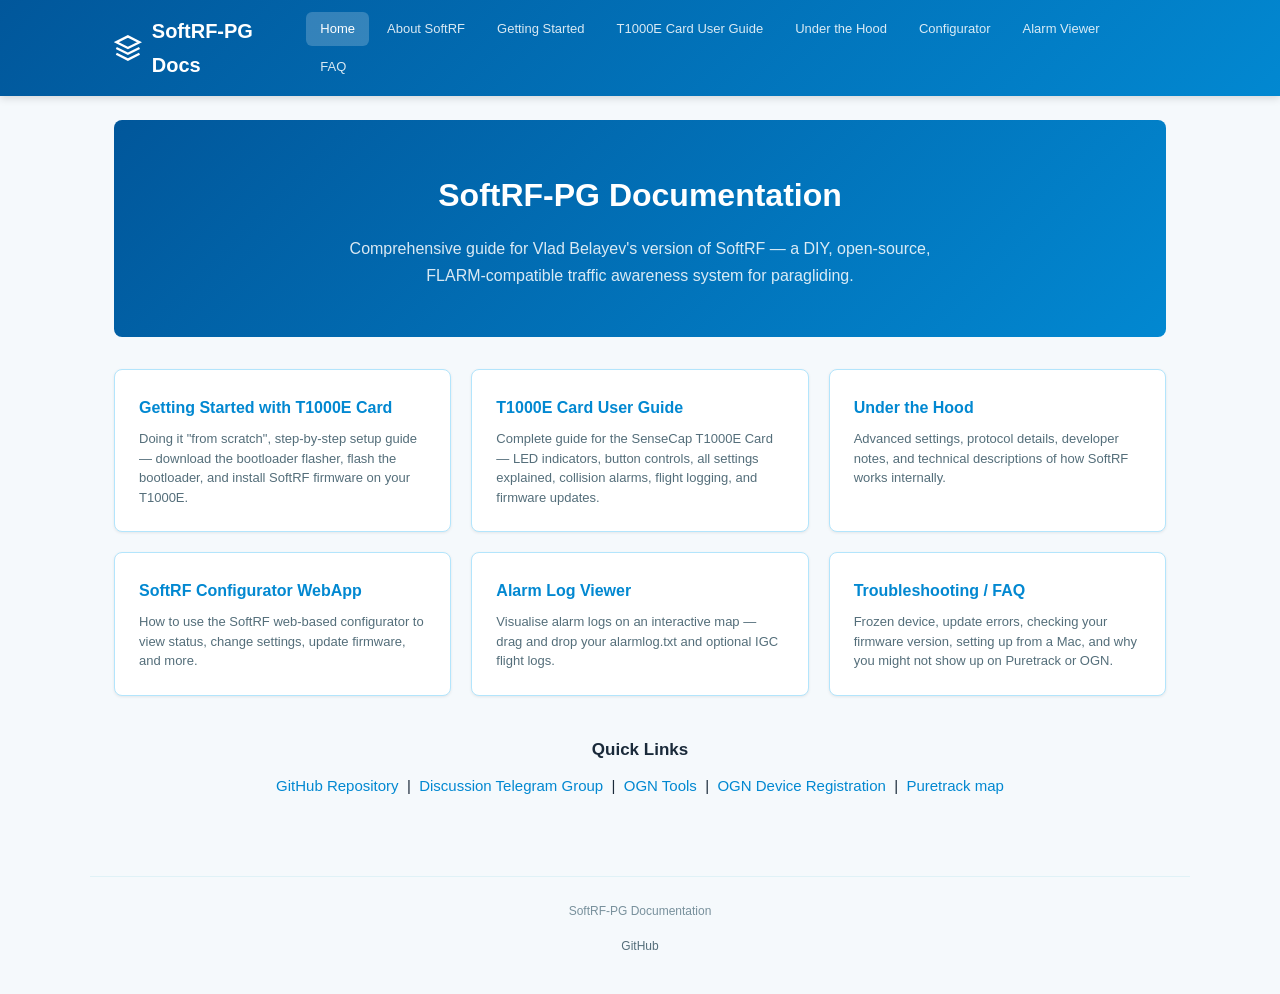
<file: docs/index.html>
<!DOCTYPE html>
<html lang="en">
<head>
<meta charset="UTF-8">
<meta name="viewport" content="width=device-width, initial-scale=1.0">
<title>SoftRF-PG Documentation</title>
<link rel="stylesheet" href="css/style.css">
</head>
<body>

<header class="site-header">
  <div class="header-inner">
    <a href="index.html" class="site-title">
      <svg viewBox="0 0 24 24" fill="none" stroke="currentColor" stroke-width="2"><path d="M12 2L2 7l10 5 10-5-10-5z"/><path d="M2 17l10 5 10-5"/><path d="M2 12l10 5 10-5"/></svg>
      SoftRF-PG Docs
    </a>
    <button class="menu-toggle" aria-label="Toggle menu">&#9776;</button>
    <nav class="top-nav">
      <a href="index.html" class="active">Home</a>
      <a href="about.html">About SoftRF</a>
      <a href="getting-started.html">Getting Started</a>
      <a href="user-guide.html">T1000E Card User Guide</a>
      <a href="under-the-hood.html">Under the Hood</a>
      <a href="configurator.html">Configurator</a>
      <a href="alarm-viewer.html">Alarm Viewer</a>
      <a href="faq.html">FAQ</a>
    </nav>
  </div>
</header>

<div class="page-layout" style="display:block; max-width: var(--max-width); margin: 0 auto; padding: 24px;">

  <div class="hero">
    <h1>SoftRF-PG Documentation</h1>
    <p>Comprehensive guide for Vlad Belayev's version of SoftRF &mdash; a DIY, open-source, FLARM-compatible traffic awareness system for paragliding.</p>
  </div>

  <div class="cards-grid">

    <a href="getting-started.html" class="card-link">
      <h3>Getting Started with T1000E Card</h3>
      <p>Doing it "from scratch", step-by-step setup guide &mdash; download the bootloader flasher, flash the bootloader, and install SoftRF firmware on your T1000E.</p>
    </a>

    <a href="user-guide.html" class="card-link">
      <h3>T1000E Card User Guide</h3>
      <p>Complete guide for the SenseCap T1000E Card &mdash; LED indicators, button controls, all settings explained, collision alarms, flight logging, and firmware updates.</p>
    </a>

    <a href="under-the-hood.html" class="card-link">
      <h3>Under the Hood</h3>
      <p>Advanced settings, protocol details, developer notes, and technical descriptions of how SoftRF works internally.</p>
    </a>

    <a href="configurator.html" class="card-link">
      <h3>SoftRF Configurator WebApp</h3>
      <p>How to use the SoftRF web-based configurator to view status, change settings, update firmware, and more.</p>
    </a>

    <a href="alarm-viewer.html" class="card-link">
      <h3>Alarm Log Viewer</h3>
      <p>Visualise alarm logs on an interactive map &mdash; drag and drop your alarmlog.txt and optional IGC flight logs.</p>
    </a>

    <a href="faq.html" class="card-link">
      <h3>Troubleshooting / FAQ</h3>
      <p>Frozen device, update errors, checking your firmware version, setting up from a Mac, and why you might not show up on Puretrack or OGN.</p>
    </a>

  </div>

  <div style="margin-top: 40px; text-align: center;">
    <h3 style="margin-top:0;">Quick Links</h3>
    <p>
      <a href="https://github.com/slash-bit/SoftRF-T1000">GitHub Repository</a> &nbsp;|&nbsp;
      <a href="https://t.me/+OUWkJM1gCm9lNzQ8">Discussion Telegram  Group</a> &nbsp;|&nbsp;
      <a href="https://airspacearound.me.uk/ogn_tools/">OGN Tools</a> &nbsp;|&nbsp;
      <a href="https://ddb.glidernet.org/">OGN Device Registration</a> &nbsp;|&nbsp;
      <a href="https://puretrack.io/">Puretrack map</a>
    </p>
  </div>

</div>

<footer class="site-footer">
  <p>SoftRF-PG Documentation</p>
  <p><a href="https://github.com/slash-bit/T1000">GitHub</a></p>
</footer>

<script src="js/main.js"></script>
</body>
</html>
</file>
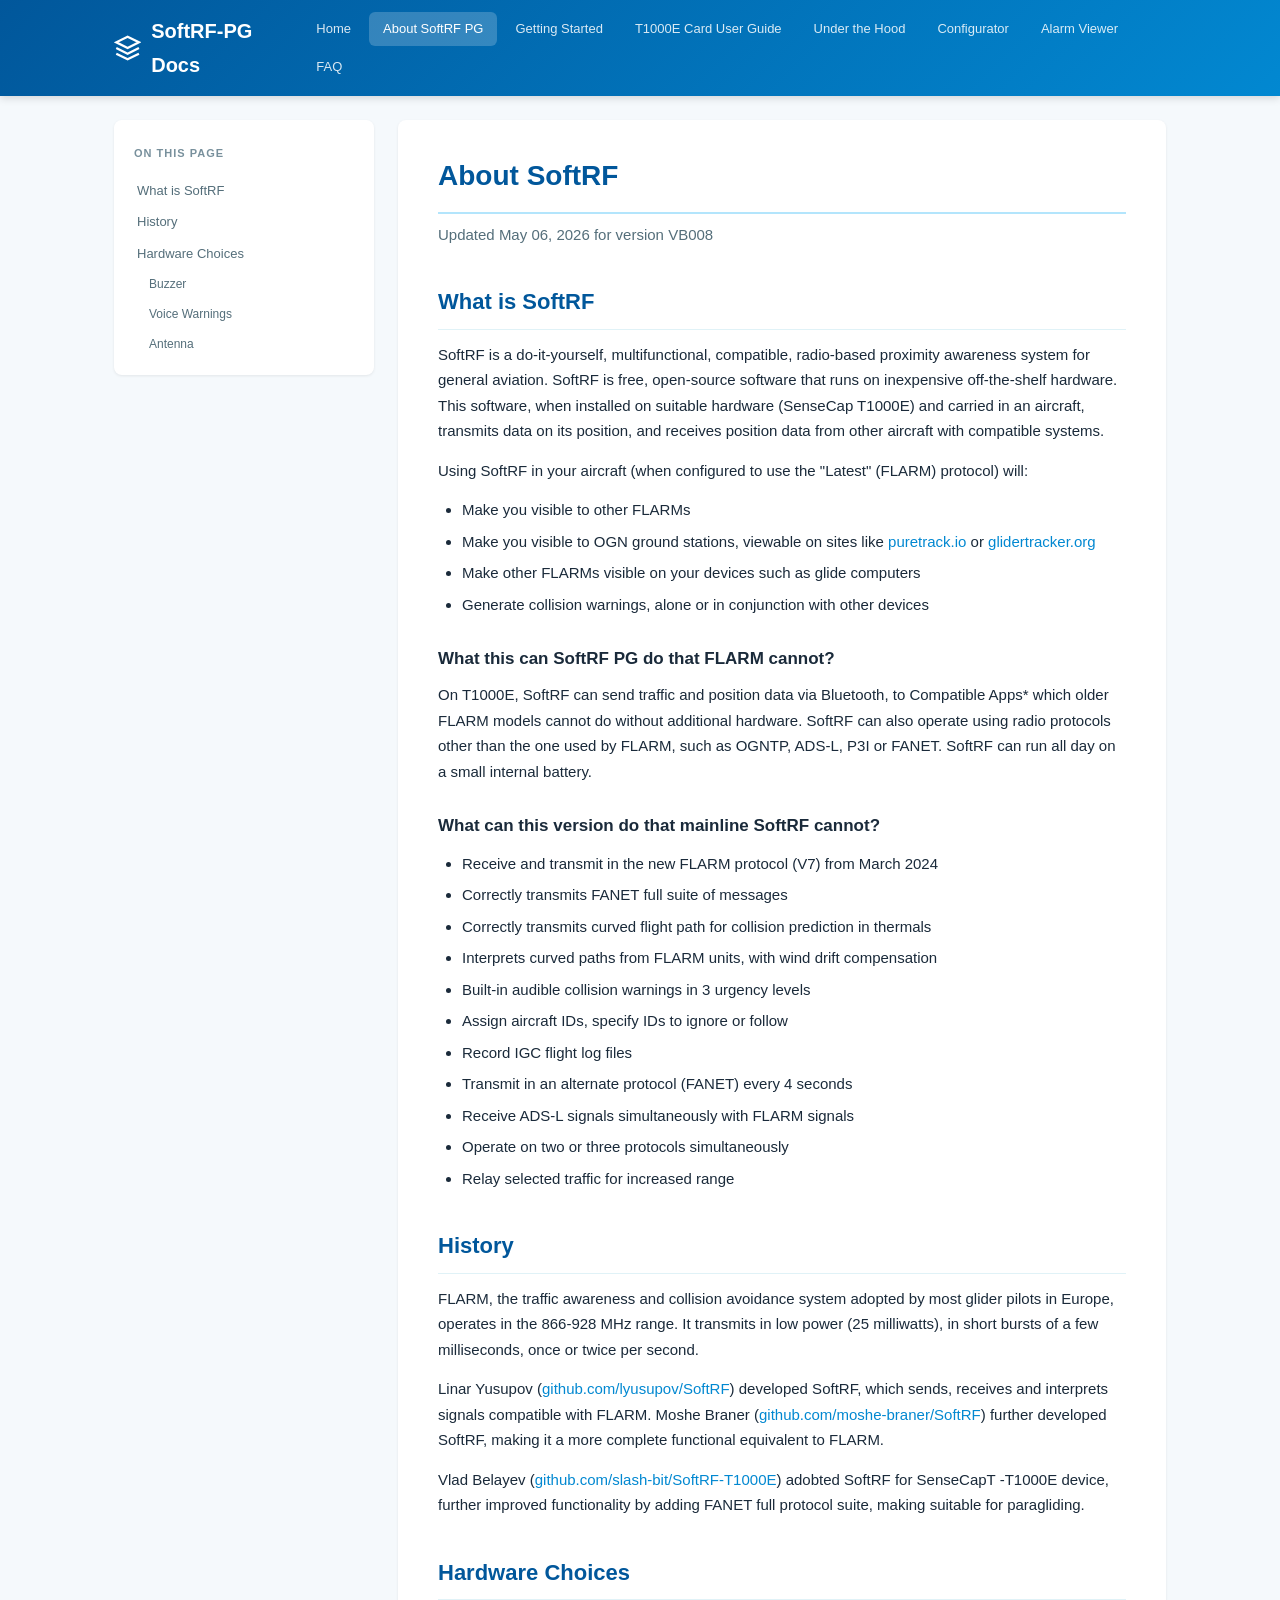
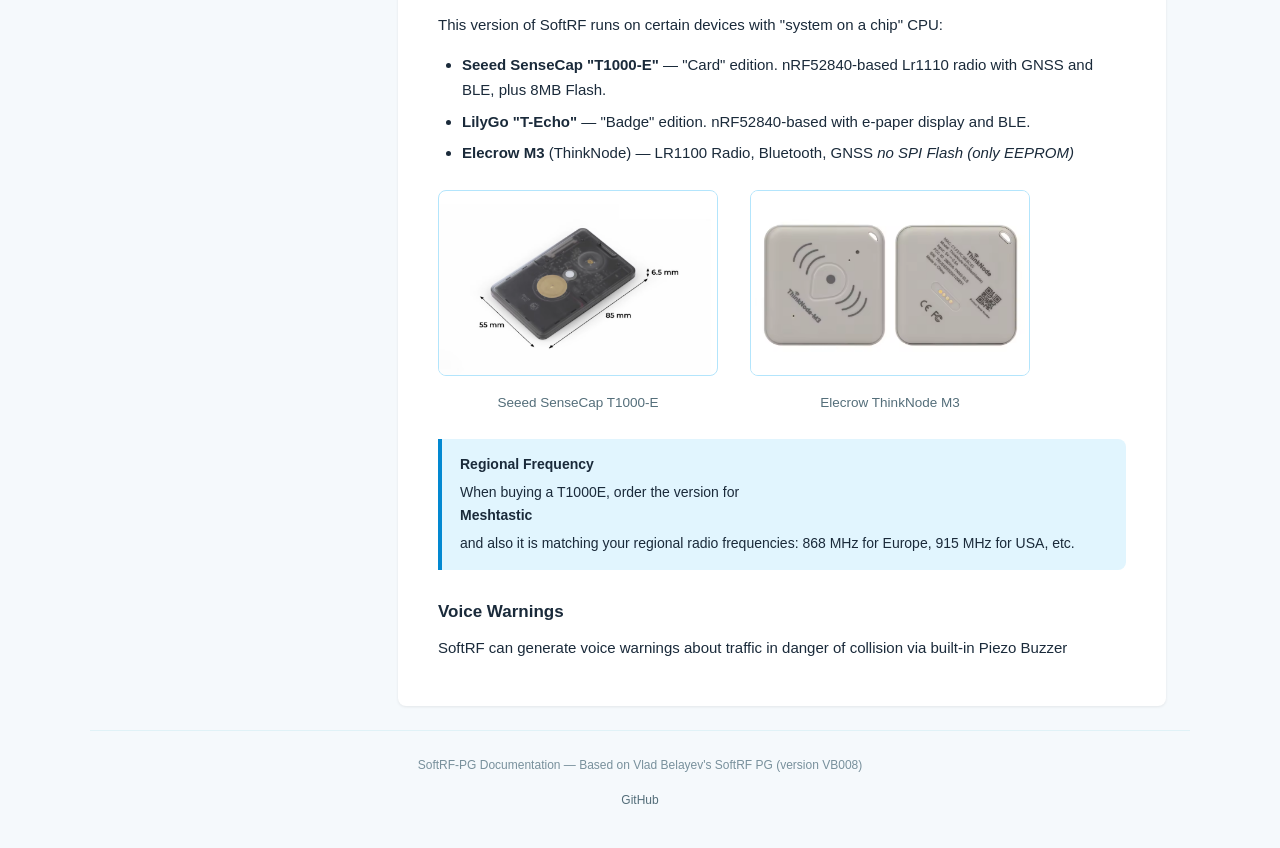
<file: docs/about.html>
<!DOCTYPE html>
<html lang="en">
<head>
<meta charset="UTF-8">
<meta name="viewport" content="width=device-width, initial-scale=1.0">
<title>About SoftRF PG- SoftRF-PG Docs</title>
<link rel="stylesheet" href="css/style.css">
</head>
<body>

<header class="site-header">
  <div class="header-inner">
    <a href="index.html" class="site-title">
      <svg viewBox="0 0 24 24" fill="none" stroke="currentColor" stroke-width="2"><path d="M12 2L2 7l10 5 10-5-10-5z"/><path d="M2 17l10 5 10-5"/><path d="M2 12l10 5 10-5"/></svg>
      SoftRF-PG Docs
    </a>
    <button class="menu-toggle" aria-label="Toggle menu">&#9776;</button>
    <nav class="top-nav">
      <a href="index.html">Home</a>
      <a href="about.html" class="active">About SoftRF PG</a>
      <a href="getting-started.html">Getting Started</a>
      <a href="user-guide.html">T1000E Card User Guide</a>
      <a href="under-the-hood.html">Under the Hood</a>
      <a href="configurator.html">Configurator</a>
      <a href="alarm-viewer.html">Alarm Viewer</a>
      <a href="faq.html">FAQ</a>
    </nav>
  </div>
</header>

<div class="page-layout">
  <aside class="sidebar">
    <div class="sidebar-inner">
      <div class="sidebar-title">On this page</div>
      <nav class="sidebar-nav">
        <a href="#what-is-softrf">What is SoftRF</a>
        <a href="#history">History</a>
        <a href="#hardware">Hardware Choices</a>
        <a href="#buzzer" class="indent">Buzzer</a>
        <a href="#voice" class="indent">Voice Warnings</a>
        <a href="#antenna" class="indent">Antenna</a>
      </nav>
    </div>
  </aside>

  <main class="main-content">
    <div class="content-card">

      <h1>About SoftRF</h1>
      <p style="color: var(--text-secondary); margin-bottom: 24px;">Updated May 06, 2026 for version VB008</p>

      <h2 id="what-is-softrf">What is SoftRF</h2>
      <p>SoftRF is a do-it-yourself, multifunctional, compatible, radio-based proximity awareness system for general aviation. SoftRF is free, open-source software that runs on inexpensive off-the-shelf hardware. This software, when installed on suitable hardware (SenseCap T1000E) and carried in an aircraft, transmits data on its position, and receives position data from other aircraft with compatible systems.</p>

      <p>Using SoftRF in your aircraft (when configured to use the "Latest" (FLARM) protocol) will:</p>
      <ul>
        <li>Make you visible to other FLARMs</li>
        <li>Make you visible to OGN ground stations, viewable on sites like <a href="https://puretrack.io/">puretrack.io</a> or <a href="https://glidertracker.org/">glidertracker.org</a></li>
        <li>Make other FLARMs visible on your devices such as glide computers</li>
        <li>Generate collision warnings, alone or in conjunction with other devices</li>
      </ul>

      <h3>What this can SoftRF PG do that FLARM cannot?</h3>
      <p>On T1000E, SoftRF can send traffic and position data via Bluetooth, to Compatible Apps* which older FLARM models cannot do without additional hardware. SoftRF can also operate using radio protocols other than the one used by FLARM, such as OGNTP, ADS-L, P3I or FANET. SoftRF can run all day on a small internal battery.</p>

      <h3>What can this version do that mainline SoftRF cannot?</h3>
      <ul>
        <li>Receive and transmit in the new FLARM protocol (V7) from March 2024</li>
        <li>Correctly transmits FANET full suite of messages</li>
        <li>Correctly transmits curved flight path for collision prediction in thermals</li>
        <li>Interprets curved paths from FLARM units, with wind drift compensation</li>
        <li>Built-in audible collision warnings in 3 urgency levels</li>
        <li>Assign aircraft IDs, specify IDs to ignore or follow</li>
        <li>Record IGC flight log files</li>
        <li>Transmit in an alternate protocol (FANET) every 4 seconds</li>
        <li>Receive ADS-L signals simultaneously with FLARM signals</li>
        <li>Operate on two or three protocols simultaneously</li>
        <li>Relay selected traffic for increased range</li>
      </ul>

      <h2 id="history">History</h2>
      <p>FLARM, the traffic awareness and collision avoidance system adopted by most glider pilots in Europe, operates in the 866-928 MHz range. It transmits in low power (25 milliwatts), in short bursts of a few milliseconds, once or twice per second.</p>
      <p>Linar Yusupov (<a href="https://github.com/lyusupov/SoftRF">github.com/lyusupov/SoftRF</a>) developed SoftRF, which sends, receives and interprets signals compatible with FLARM. Moshe Braner (<a href="https://github.com/moshe-braner/SoftRF">github.com/moshe-braner/SoftRF</a>) further developed SoftRF, making it a more complete functional equivalent to FLARM.</p>
      <p></p>Vlad Belayev (<a href="https://github.com/slash-bit/SoftRF-T1000">github.com/slash-bit/SoftRF-T1000E</a>) adobted SoftRF for SenseCapT -T1000E device, further improved functionality by adding FANET full protocol suite, making suitable for paragliding.</p>

      <h2 id="hardware">Hardware Choices</h2>
      <p>This version of SoftRF runs on certain devices with "system on a chip" CPU:</p>
      <ul>
        <li><strong>Seeed SenseCap "T1000-E"</strong> &mdash; "Card" edition. nRF52840-based Lr1110 radio with GNSS and BLE, plus 8MB Flash.</li>
        <li><strong>LilyGo "T-Echo"</strong> &mdash; "Badge" edition. nRF52840-based with e-paper display and BLE.</li>
        <li><strong>Elecrow M3</strong> (ThinkNode) &mdash; LR1100 Radio, Bluetooth, GNSS <em>no SPI Flash (only EEPROM)</em></li>
      </ul>

      <div style="display: flex; gap: 32px; flex-wrap: wrap; margin: 24px 0; align-items: flex-start;">
        <figure style="margin: 0; text-align: center;">
          <img src="images/T1000-E.png" alt="Seeed SenseCap T1000-E" style="max-width: 280px; width: 100%; border-radius: 8px; border: 1px solid var(--border);">
          <figcaption style="margin-top: 8px; color: var(--text-secondary); font-size: 0.9em;">Seeed SenseCap T1000-E</figcaption>
        </figure>
        <figure style="margin: 0; text-align: center;">
          <img src="images/ThinkNode-m3.png" alt="Elecrow ThinkNode M3" style="max-width: 280px; width: 100%; border-radius: 8px; border: 1px solid var(--border);">
          <figcaption style="margin-top: 8px; color: var(--text-secondary); font-size: 0.9em;">Elecrow ThinkNode M3</figcaption>
        </figure>
      </div>

      <div class="info-box">
        <strong>Regional Frequency</strong>
        When buying a T1000E, order the version for <strong>Meshtastic</strong> and also it is matching your regional radio frequencies: 868 MHz for Europe, 915 MHz for USA, etc.
      </div>

      <h3 id="voice">Voice Warnings</h3>
      <p>SoftRF can generate voice warnings about traffic in danger of collision via built-in Piezo Buzzer</p>

    </div>
  </main>
</div>

<a href="#" class="back-to-top" aria-label="Back to top">&uarr;</a>

<footer class="site-footer">
  <p>SoftRF-PG Documentation &mdash; Based on Vlad Belayev's SoftRF PG (version VB008)</p>
  <p><a href="https://github.com/slash-bit/SoftRF-T1000"">GitHub</a></p>
</footer>

<script src="js/main.js"></script>
</body>
</html>
</file>
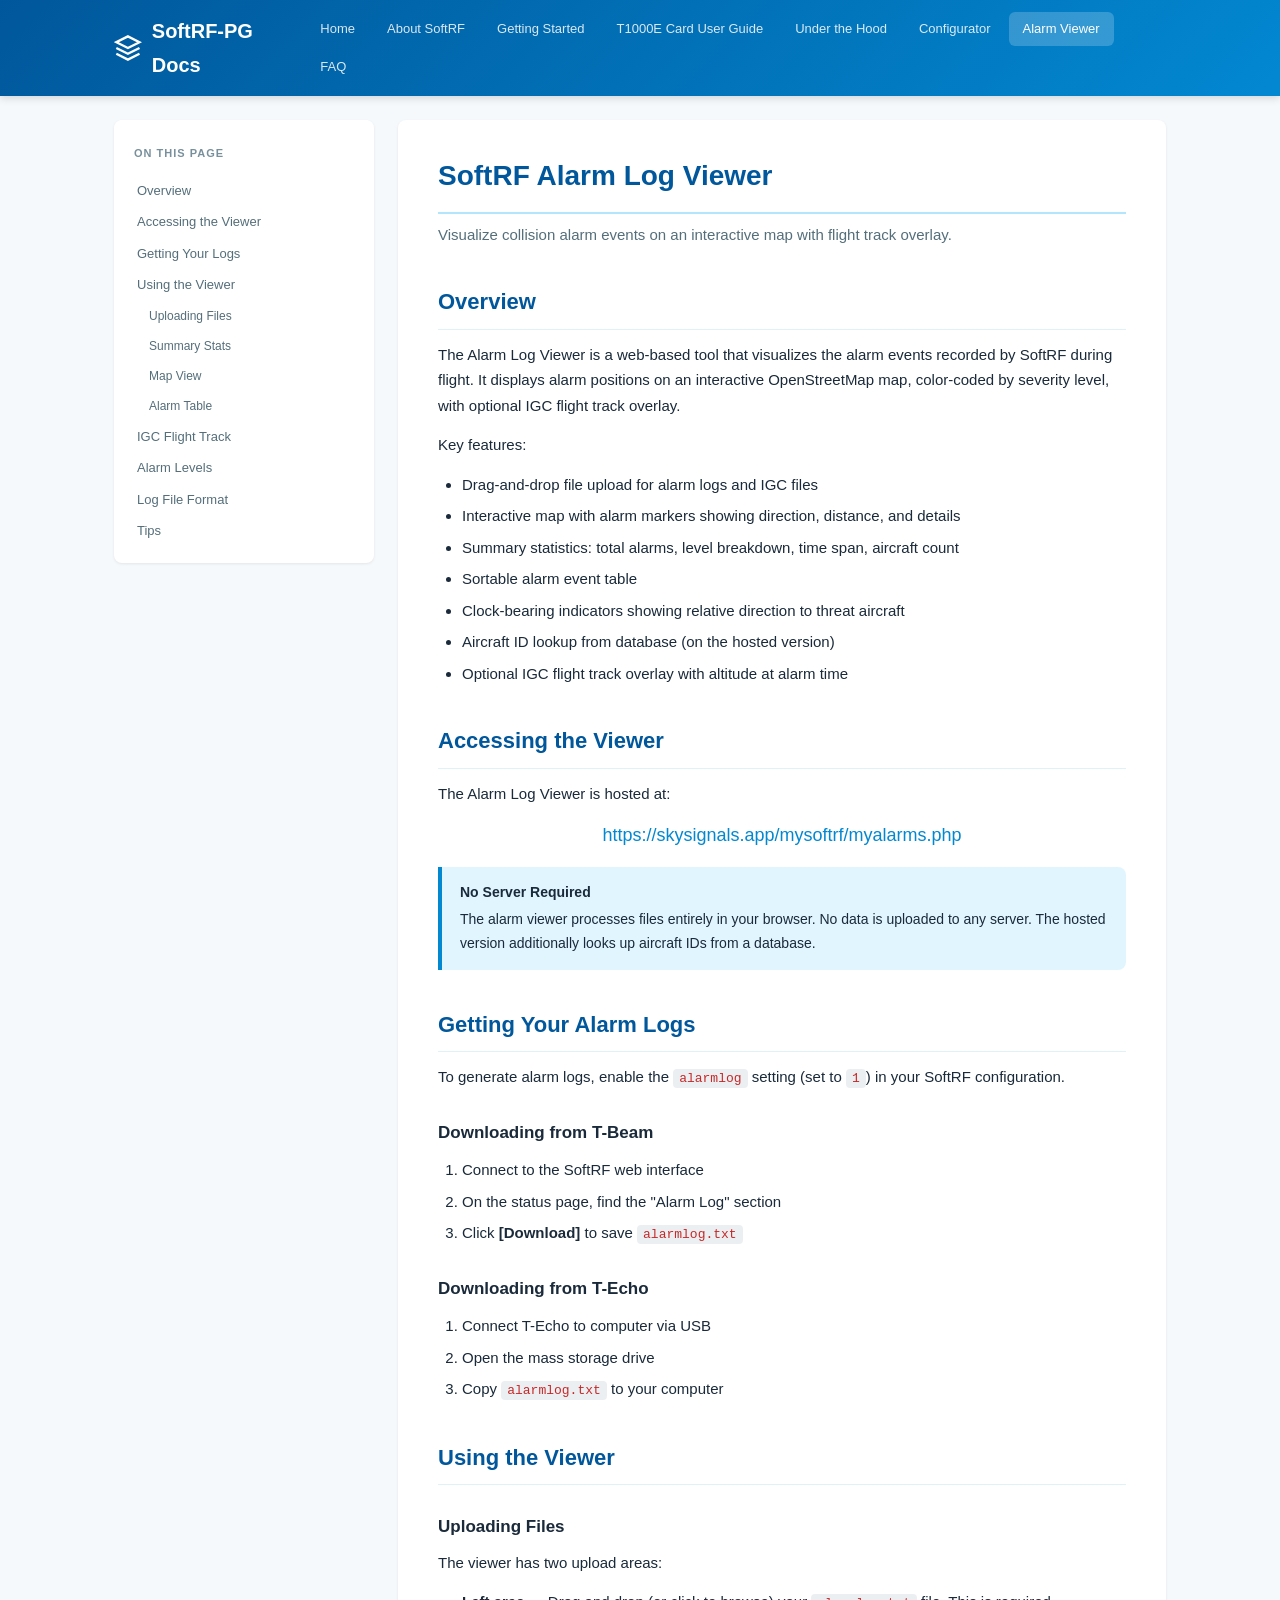
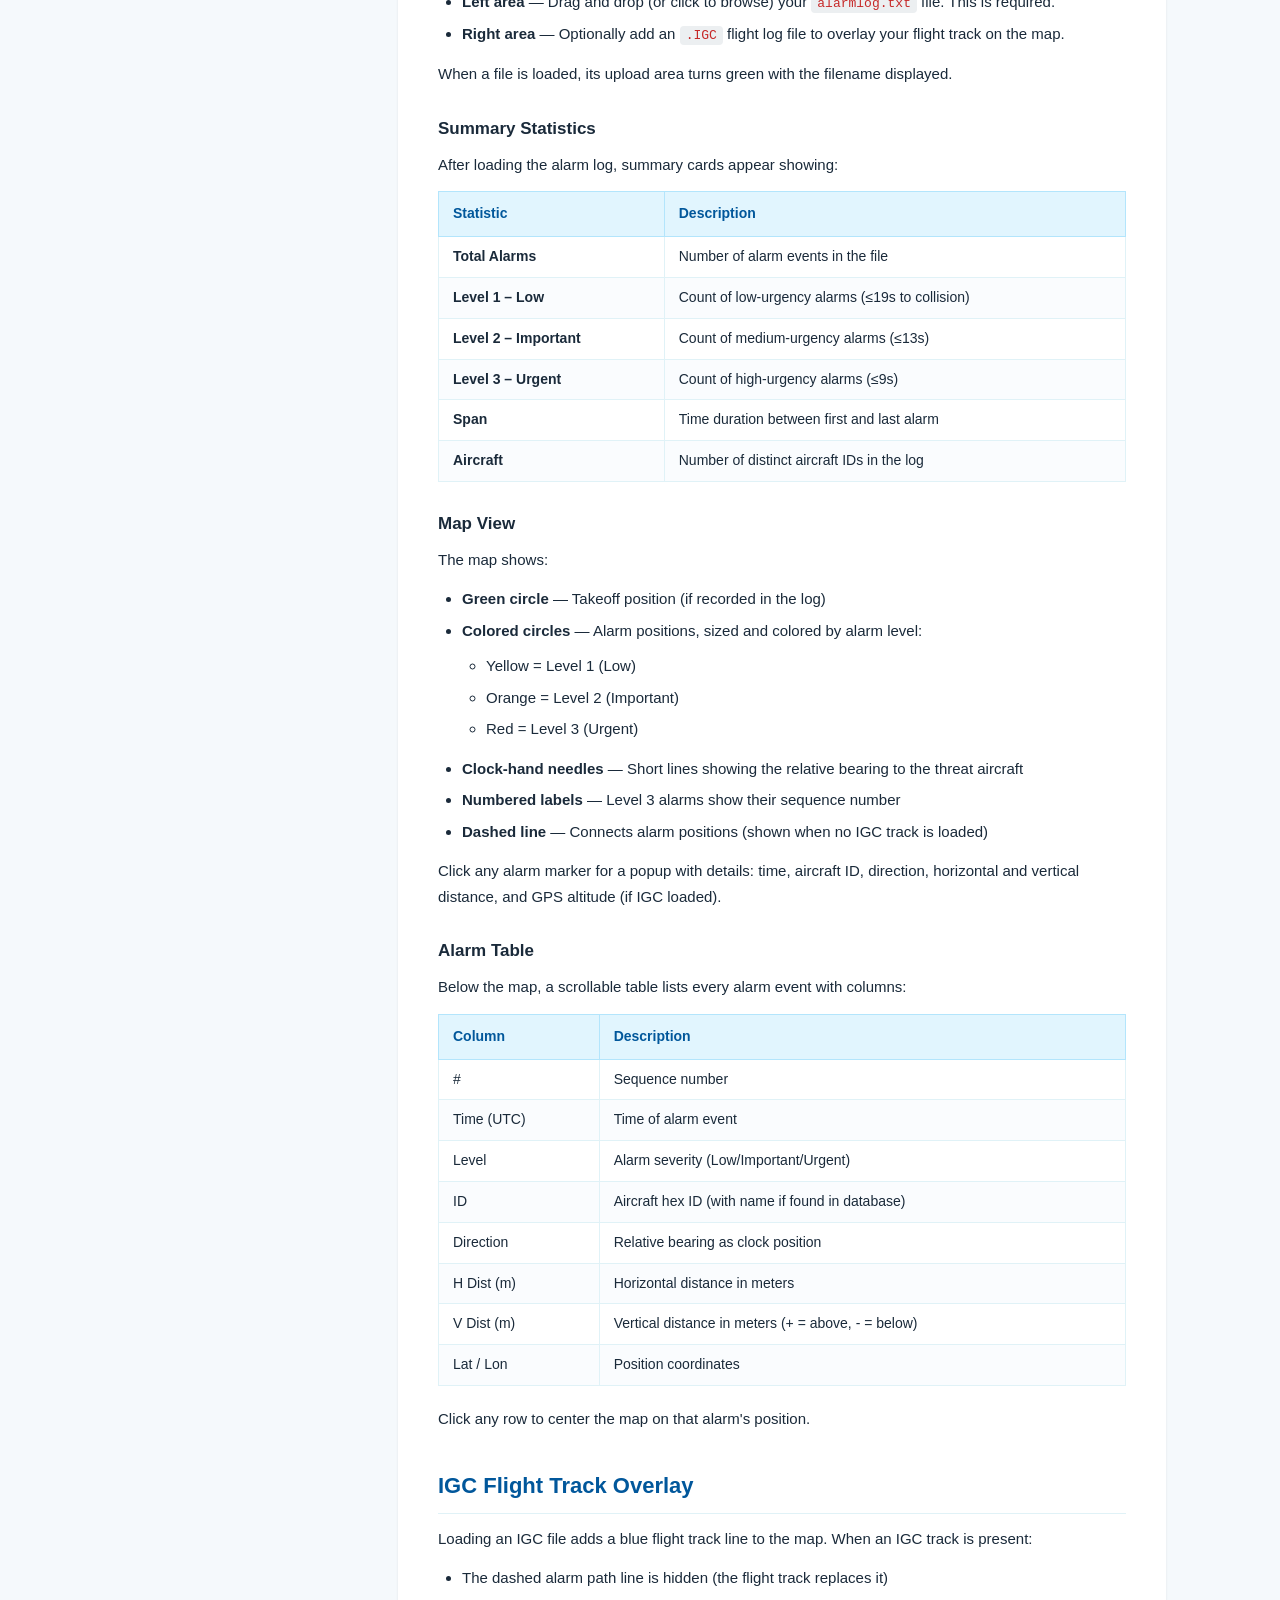
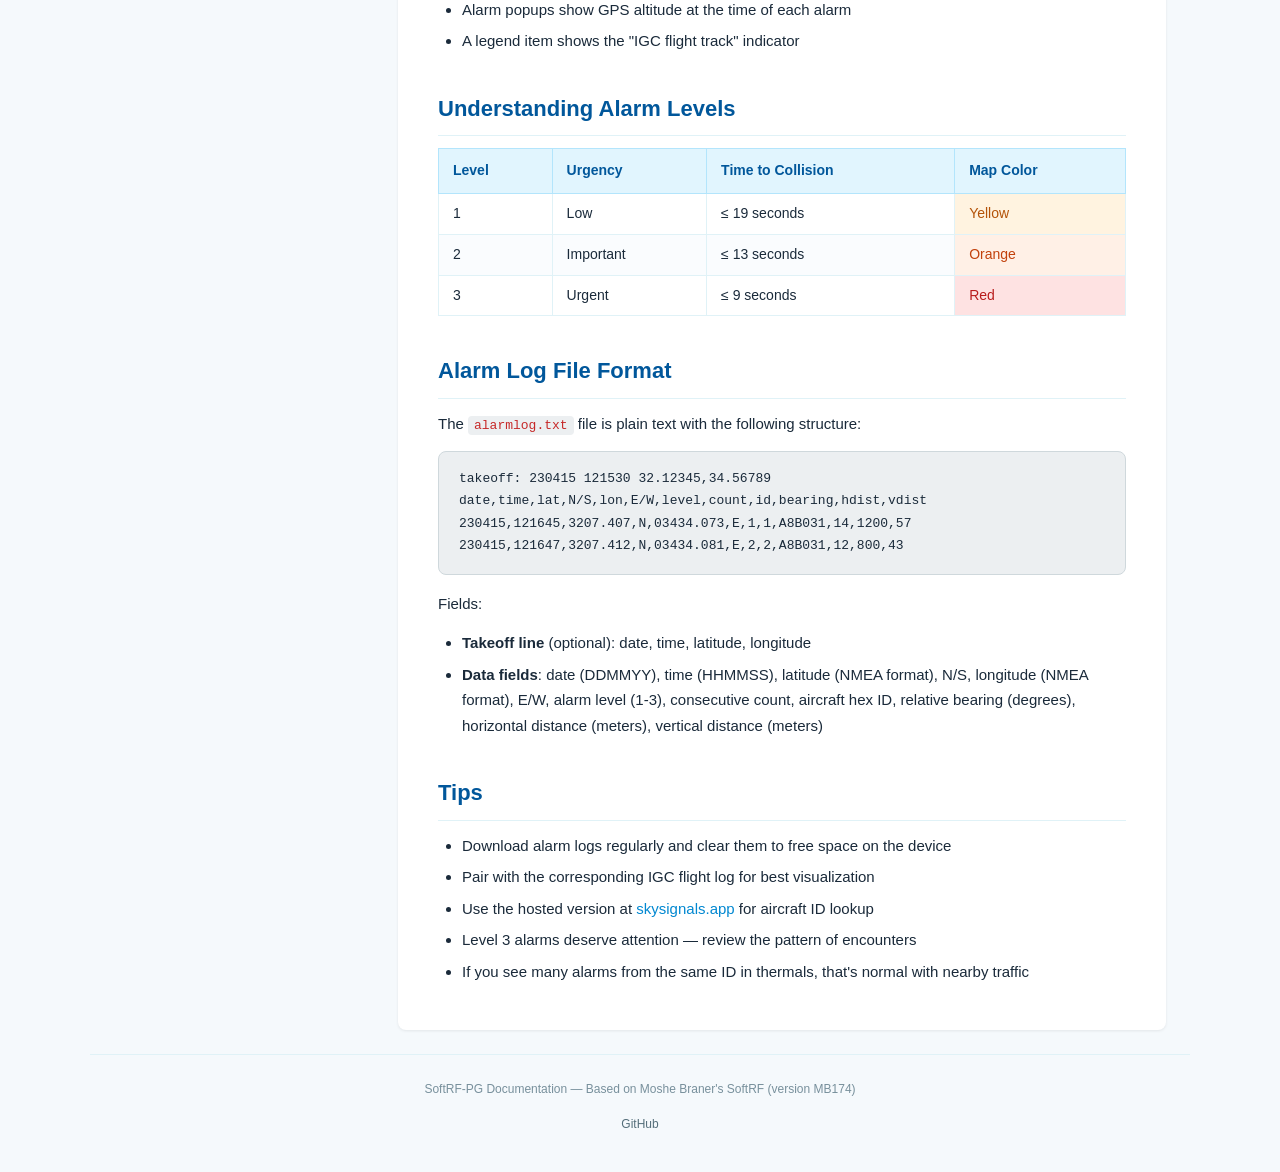
<file: docs/alarm-viewer.html>
<!DOCTYPE html>
<html lang="en">
<head>
<meta charset="UTF-8">
<meta name="viewport" content="width=device-width, initial-scale=1.0">
<title>Alarm Log Viewer - SoftRF-PG Docs</title>
<link rel="stylesheet" href="css/style.css">
</head>
<body>

<header class="site-header">
  <div class="header-inner">
    <a href="index.html" class="site-title">
      <svg viewBox="0 0 24 24" fill="none" stroke="currentColor" stroke-width="2"><path d="M12 2L2 7l10 5 10-5-10-5z"/><path d="M2 17l10 5 10-5"/><path d="M2 12l10 5 10-5"/></svg>
      SoftRF-PG Docs
    </a>
    <button class="menu-toggle" aria-label="Toggle menu">&#9776;</button>
    <nav class="top-nav">
      <a href="index.html">Home</a>
      <a href="about.html">About SoftRF</a>
      <a href="getting-started.html">Getting Started</a>
      <a href="user-guide.html">T1000E Card User Guide</a>
      <a href="under-the-hood.html">Under the Hood</a>
      <a href="configurator.html">Configurator</a>
      <a href="alarm-viewer.html" class="active">Alarm Viewer</a>
      <a href="faq.html">FAQ</a>
    </nav>
  </div>
</header>

<div class="page-layout">
  <aside class="sidebar">
    <div class="sidebar-inner">
      <div class="sidebar-title">On this page</div>
      <nav class="sidebar-nav">
        <a href="#overview">Overview</a>
        <a href="#accessing">Accessing the Viewer</a>
        <a href="#getting-logs">Getting Your Logs</a>
        <a href="#using-viewer">Using the Viewer</a>
        <a href="#uploading" class="indent">Uploading Files</a>
        <a href="#summary-stats" class="indent">Summary Stats</a>
        <a href="#map-view" class="indent">Map View</a>
        <a href="#alarm-table" class="indent">Alarm Table</a>
        <a href="#igc-overlay">IGC Flight Track</a>
        <a href="#alarm-levels">Alarm Levels</a>
        <a href="#log-format">Log File Format</a>
        <a href="#tips">Tips</a>
      </nav>
    </div>
  </aside>

  <main class="main-content">
    <div class="content-card">

      <h1>SoftRF Alarm Log Viewer</h1>
      <p style="color: var(--text-secondary); margin-bottom: 24px;">Visualize collision alarm events on an interactive map with flight track overlay.</p>

      <h2 id="overview">Overview</h2>
      <p>The Alarm Log Viewer is a web-based tool that visualizes the alarm events recorded by SoftRF during flight. It displays alarm positions on an interactive OpenStreetMap map, color-coded by severity level, with optional IGC flight track overlay.</p>

      <p>Key features:</p>
      <ul>
        <li>Drag-and-drop file upload for alarm logs and IGC files</li>
        <li>Interactive map with alarm markers showing direction, distance, and details</li>
        <li>Summary statistics: total alarms, level breakdown, time span, aircraft count</li>
        <li>Sortable alarm event table</li>
        <li>Clock-bearing indicators showing relative direction to threat aircraft</li>
        <li>Aircraft ID lookup from database (on the hosted version)</li>
        <li>Optional IGC flight track overlay with altitude at alarm time</li>
      </ul>

      <h2 id="accessing">Accessing the Viewer</h2>
      <p>The Alarm Log Viewer is hosted at:</p>
      <p style="text-align:center; font-size: 18px;"><a href="https://skysignals.app/mysoftrf/myalarms.php">https://skysignals.app/mysoftrf/myalarms.php</a></p>
     
      <div class="info-box">
        <strong>No Server Required</strong>
        The alarm viewer processes files entirely in your browser. No data is uploaded to any server. The hosted version additionally looks up aircraft IDs from a database.
      </div>

      <h2 id="getting-logs">Getting Your Alarm Logs</h2>
      <p>To generate alarm logs, enable the <code>alarmlog</code> setting (set to <code>1</code>) in your SoftRF configuration.</p>

      <h3>Downloading from T-Beam</h3>
      <ol>
        <li>Connect to the SoftRF web interface</li>
        <li>On the status page, find the "Alarm Log" section</li>
        <li>Click <strong>[Download]</strong> to save <code>alarmlog.txt</code></li>
      </ol>

      <h3>Downloading from T-Echo</h3>
      <ol>
        <li>Connect T-Echo to computer via USB</li>
        <li>Open the mass storage drive</li>
        <li>Copy <code>alarmlog.txt</code> to your computer</li>
      </ol>

      <h2 id="using-viewer">Using the Viewer</h2>

      <h3 id="uploading">Uploading Files</h3>
      <p>The viewer has two upload areas:</p>
      <ul>
        <li><strong>Left area</strong> &mdash; Drag and drop (or click to browse) your <code>alarmlog.txt</code> file. This is required.</li>
        <li><strong>Right area</strong> &mdash; Optionally add an <code>.IGC</code> flight log file to overlay your flight track on the map.</li>
      </ul>
      <p>When a file is loaded, its upload area turns green with the filename displayed.</p>

      <h3 id="summary-stats">Summary Statistics</h3>
      <p>After loading the alarm log, summary cards appear showing:</p>
      <table>
        <thead><tr><th>Statistic</th><th>Description</th></tr></thead>
        <tbody>
          <tr><td><strong>Total Alarms</strong></td><td>Number of alarm events in the file</td></tr>
          <tr><td><strong>Level 1 &ndash; Low</strong></td><td>Count of low-urgency alarms (&le;19s to collision)</td></tr>
          <tr><td><strong>Level 2 &ndash; Important</strong></td><td>Count of medium-urgency alarms (&le;13s)</td></tr>
          <tr><td><strong>Level 3 &ndash; Urgent</strong></td><td>Count of high-urgency alarms (&le;9s)</td></tr>
          <tr><td><strong>Span</strong></td><td>Time duration between first and last alarm</td></tr>
          <tr><td><strong>Aircraft</strong></td><td>Number of distinct aircraft IDs in the log</td></tr>
        </tbody>
      </table>

      <h3 id="map-view">Map View</h3>
      <p>The map shows:</p>
      <ul>
        <li><strong>Green circle</strong> &mdash; Takeoff position (if recorded in the log)</li>
        <li><strong>Colored circles</strong> &mdash; Alarm positions, sized and colored by alarm level:
          <ul>
            <li>Yellow = Level 1 (Low)</li>
            <li>Orange = Level 2 (Important)</li>
            <li>Red = Level 3 (Urgent)</li>
          </ul>
        </li>
        <li><strong>Clock-hand needles</strong> &mdash; Short lines showing the relative bearing to the threat aircraft</li>
        <li><strong>Numbered labels</strong> &mdash; Level 3 alarms show their sequence number</li>
        <li><strong>Dashed line</strong> &mdash; Connects alarm positions (shown when no IGC track is loaded)</li>
      </ul>
      <p>Click any alarm marker for a popup with details: time, aircraft ID, direction, horizontal and vertical distance, and GPS altitude (if IGC loaded).</p>

      <h3 id="alarm-table">Alarm Table</h3>
      <p>Below the map, a scrollable table lists every alarm event with columns:</p>
      <table>
        <thead><tr><th>Column</th><th>Description</th></tr></thead>
        <tbody>
          <tr><td>#</td><td>Sequence number</td></tr>
          <tr><td>Time (UTC)</td><td>Time of alarm event</td></tr>
          <tr><td>Level</td><td>Alarm severity (Low/Important/Urgent)</td></tr>
          <tr><td>ID</td><td>Aircraft hex ID (with name if found in database)</td></tr>
          <tr><td>Direction</td><td>Relative bearing as clock position</td></tr>
          <tr><td>H Dist (m)</td><td>Horizontal distance in meters</td></tr>
          <tr><td>V Dist (m)</td><td>Vertical distance in meters (+ = above, - = below)</td></tr>
          <tr><td>Lat / Lon</td><td>Position coordinates</td></tr>
        </tbody>
      </table>
      <p>Click any row to center the map on that alarm's position.</p>

      <h2 id="igc-overlay">IGC Flight Track Overlay</h2>
      <p>Loading an IGC file adds a blue flight track line to the map. When an IGC track is present:</p>
      <ul>
        <li>The dashed alarm path line is hidden (the flight track replaces it)</li>
        <li>Alarm popups show GPS altitude at the time of each alarm</li>
        <li>A legend item shows the "IGC flight track" indicator</li>
      </ul>

      <h2 id="alarm-levels">Understanding Alarm Levels</h2>
      <table>
        <thead><tr><th>Level</th><th>Urgency</th><th>Time to Collision</th><th>Map Color</th></tr></thead>
        <tbody>
          <tr><td>1</td><td>Low</td><td>&le; 19 seconds</td><td style="background:#fff3e0; color:#b45309;">Yellow</td></tr>
          <tr><td>2</td><td>Important</td><td>&le; 13 seconds</td><td style="background:#fff0e6; color:#c2410c;">Orange</td></tr>
          <tr><td>3</td><td>Urgent</td><td>&le; 9 seconds</td><td style="background:#fee2e2; color:#b91c1c;">Red</td></tr>
        </tbody>
      </table>

      <h2 id="log-format">Alarm Log File Format</h2>
      <p>The <code>alarmlog.txt</code> file is plain text with the following structure:</p>

<pre><code>takeoff: 230415 121530 32.12345,34.56789
date,time,lat,N/S,lon,E/W,level,count,id,bearing,hdist,vdist
230415,121645,3207.407,N,03434.073,E,1,1,A8B031,14,1200,57
230415,121647,3207.412,N,03434.081,E,2,2,A8B031,12,800,43</code></pre>

      <p>Fields:</p>
      <ul>
        <li><strong>Takeoff line</strong> (optional): date, time, latitude, longitude</li>
        <li><strong>Data fields</strong>: date (DDMMYY), time (HHMMSS), latitude (NMEA format), N/S, longitude (NMEA format), E/W, alarm level (1-3), consecutive count, aircraft hex ID, relative bearing (degrees), horizontal distance (meters), vertical distance (meters)</li>
      </ul>

      <h2 id="tips">Tips</h2>
      <ul>
        <li>Download alarm logs regularly and clear them to free space on the device</li>
        <li>Pair with the corresponding IGC flight log for best visualization</li>
        <li>Use the hosted version at <a href="https://skysignals.app/mysoftrf/myalarms.php">skysignals.app</a> for aircraft ID lookup</li>
        <li>Level 3 alarms deserve attention &mdash; review the pattern of encounters</li>
        <li>If you see many alarms from the same ID in thermals, that's normal with nearby traffic</li>
      </ul>

    </div>
  </main>
</div>

<a href="#" class="back-to-top" aria-label="Back to top">&uarr;</a>

<footer class="site-footer">
  <p>SoftRF-PG Documentation &mdash; Based on Moshe Braner's SoftRF (version MB174)</p>
  <p><a href="https://github.com/slash-bit/SoftRF-PG">GitHub</a></p>
</footer>

<script src="js/main.js"></script>
</body>
</html>
</file>
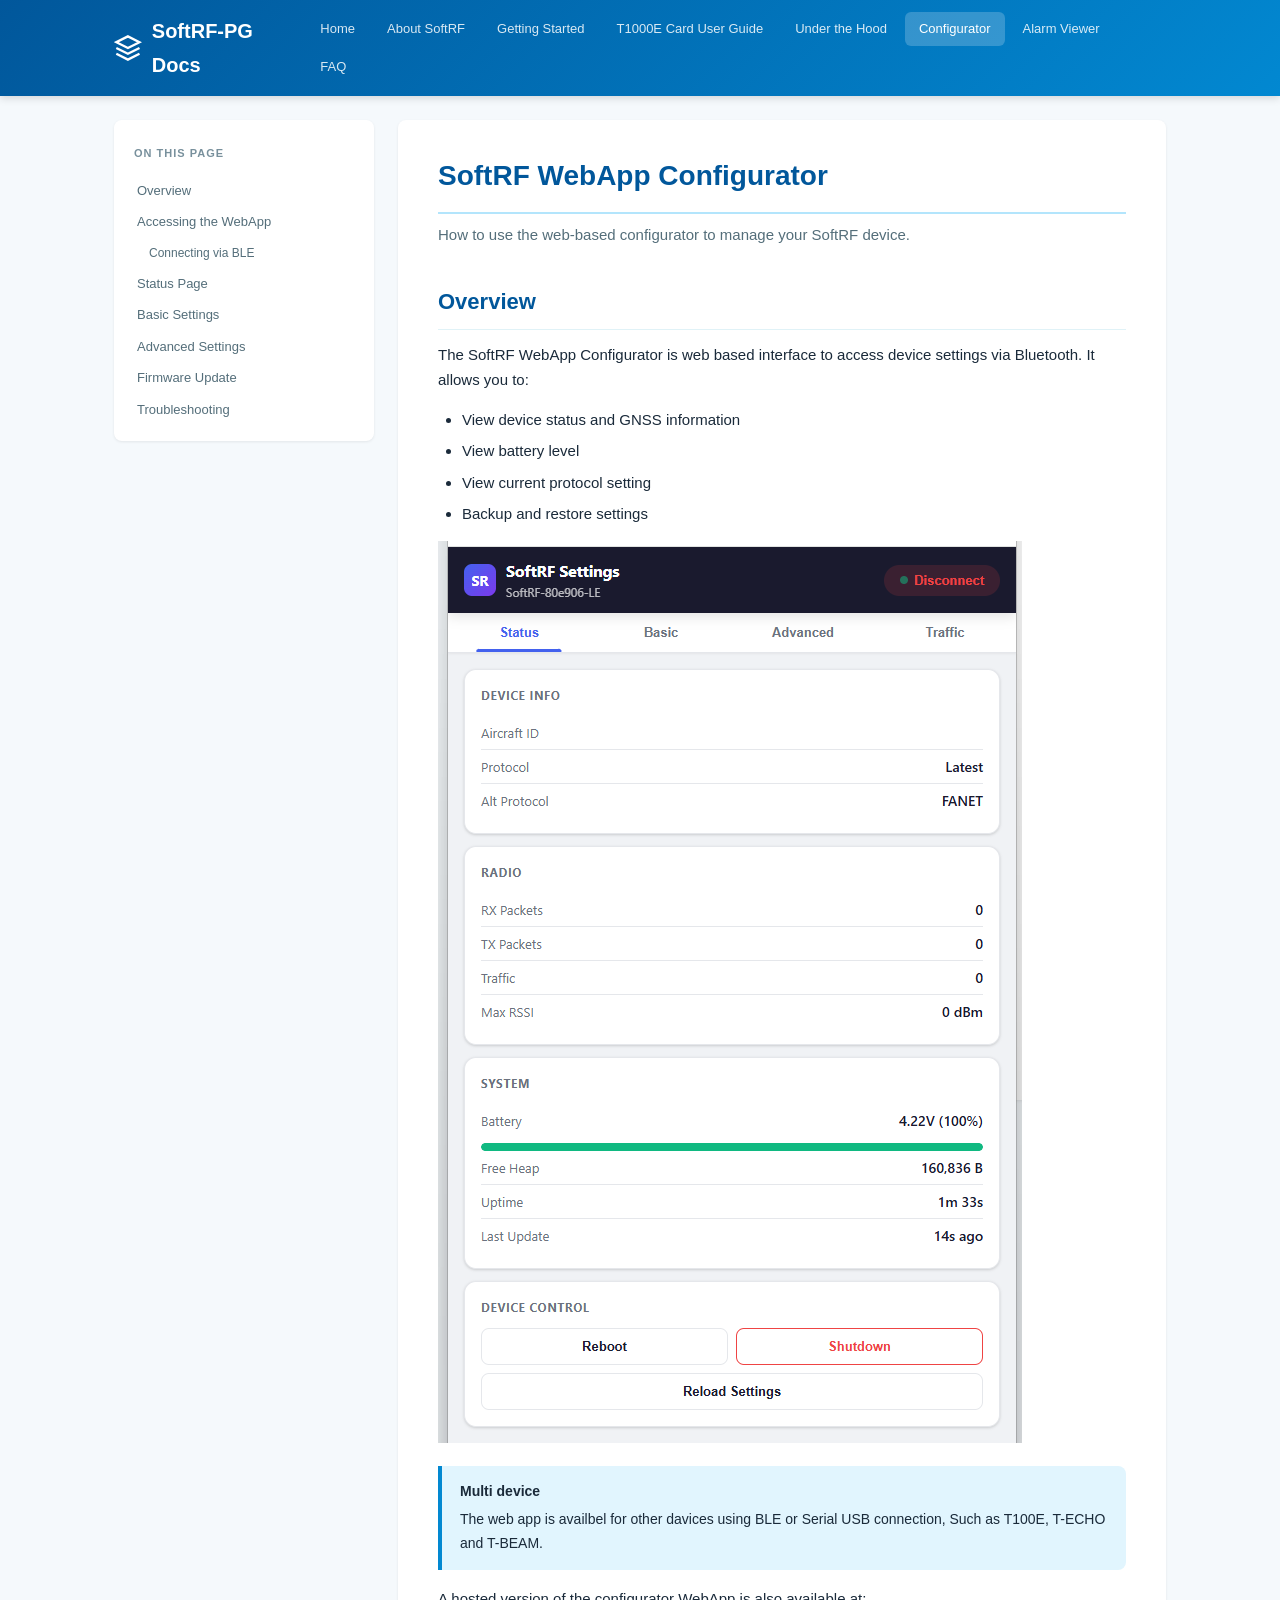
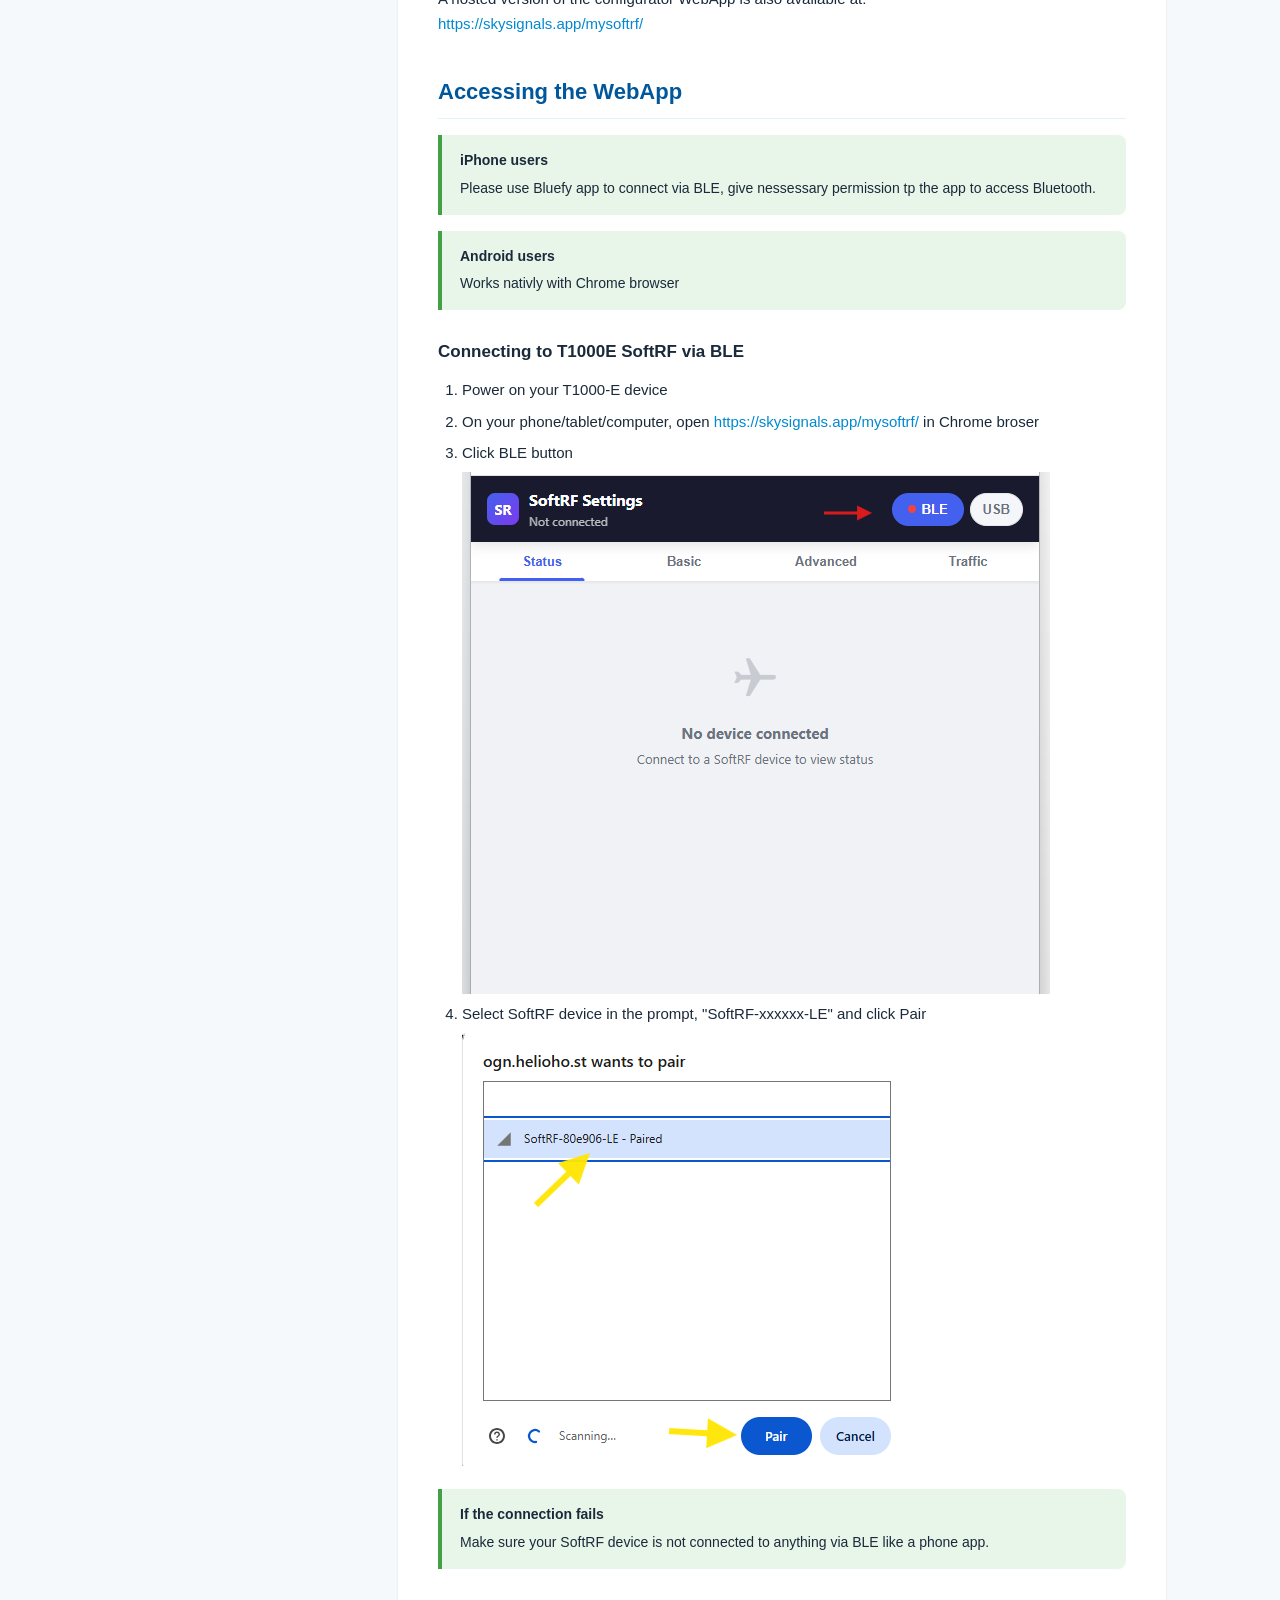
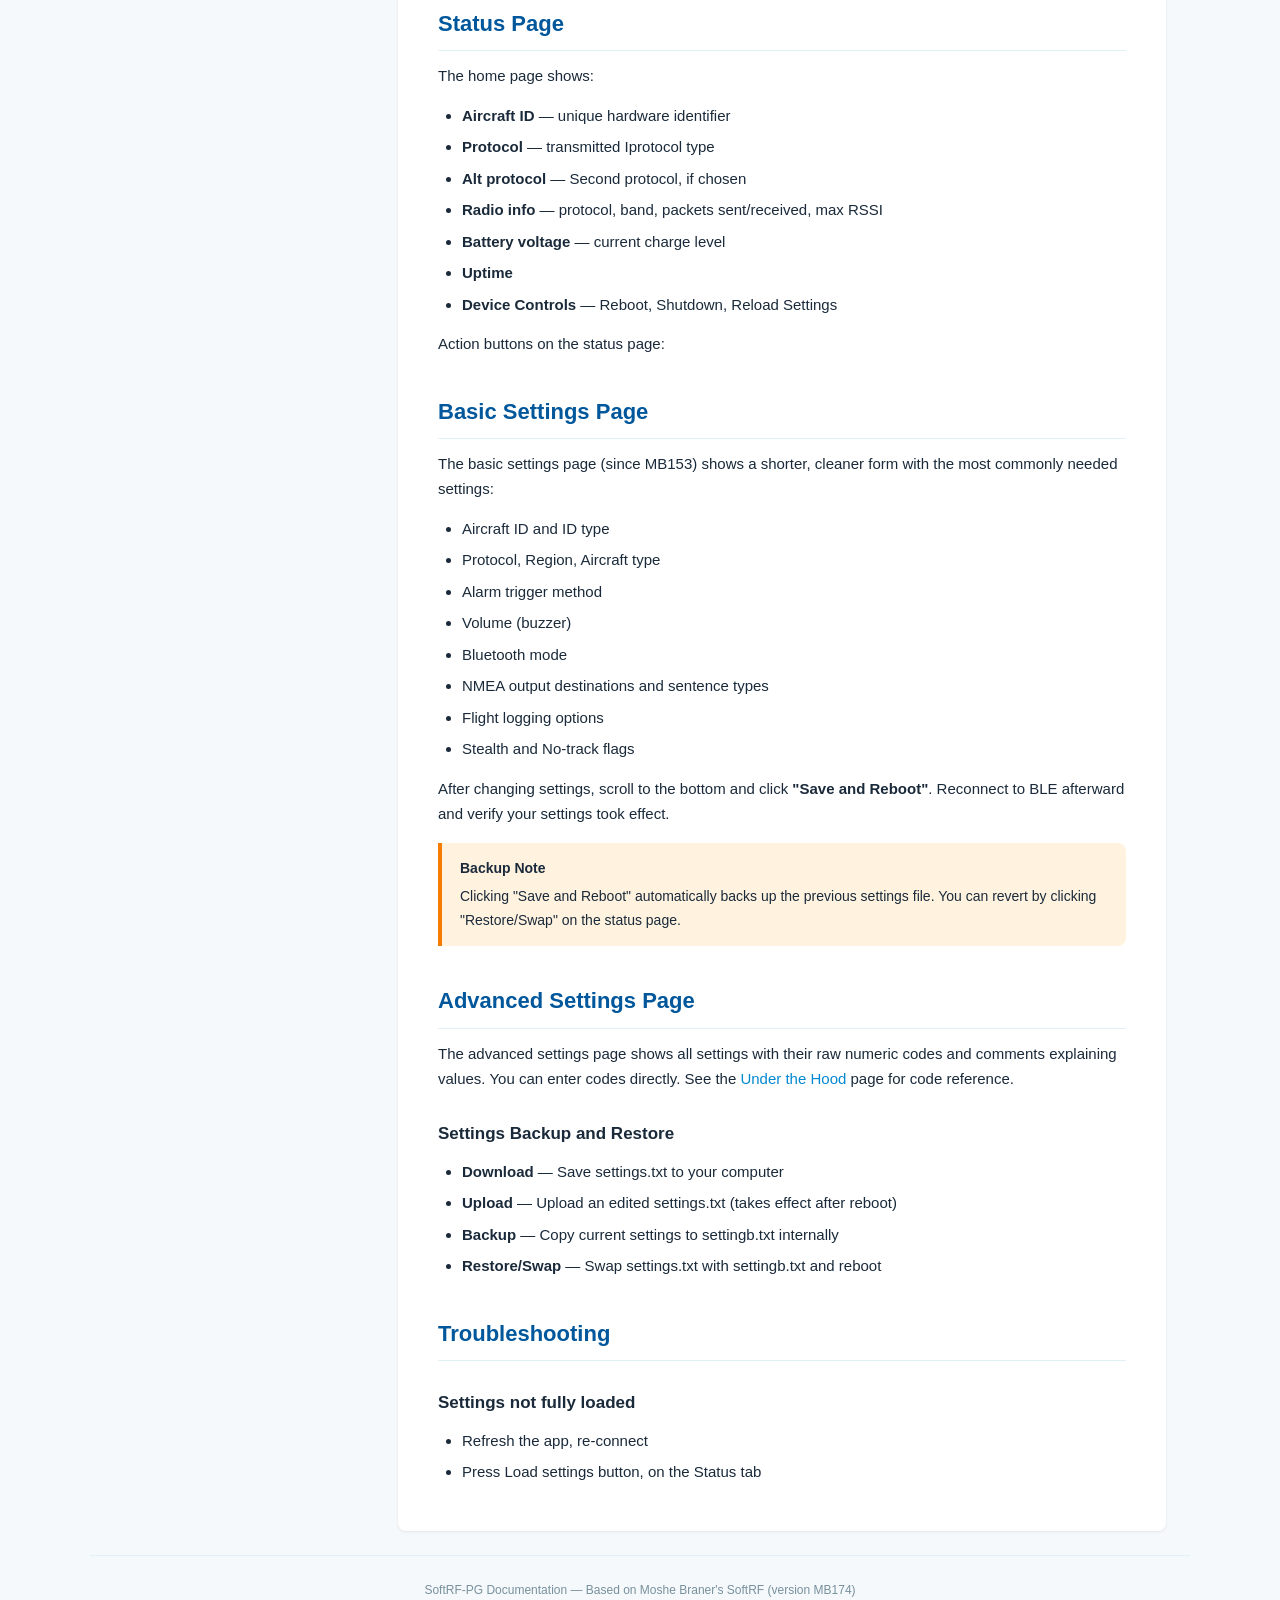
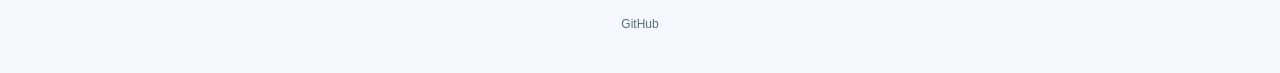
<file: docs/configurator.html>
<!DOCTYPE html>
<html lang="en">
<head>
<meta charset="UTF-8">
<meta name="viewport" content="width=device-width, initial-scale=1.0">
<title>WebApp Configurator - SoftRF-PG Docs</title>
<link rel="stylesheet" href="css/style.css">
</head>
<body>

<header class="site-header">
  <div class="header-inner">
    <a href="index.html" class="site-title">
      <svg viewBox="0 0 24 24" fill="none" stroke="currentColor" stroke-width="2"><path d="M12 2L2 7l10 5 10-5-10-5z"/><path d="M2 17l10 5 10-5"/><path d="M2 12l10 5 10-5"/></svg>
      SoftRF-PG Docs
    </a>
    <button class="menu-toggle" aria-label="Toggle menu">&#9776;</button>
    <nav class="top-nav">
      <a href="index.html">Home</a>
      <a href="about.html">About SoftRF</a>
      <a href="getting-started.html">Getting Started</a>
      <a href="user-guide.html">T1000E Card User Guide</a>
      <a href="under-the-hood.html">Under the Hood</a>
      <a href="configurator.html" class="active">Configurator</a>
      <a href="alarm-viewer.html">Alarm Viewer</a>
      <a href="faq.html">FAQ</a>
    </nav>
  </div>
</header>

<div class="page-layout">
  <aside class="sidebar">
    <div class="sidebar-inner">
      <div class="sidebar-title">On this page</div>
      <nav class="sidebar-nav">
        <a href="#overview">Overview</a>
        <a href="#accessing">Accessing the WebApp</a>
        <a href="#connecting" class="indent">Connecting via BLE</a>
        <a href="#status-page">Status Page</a>
        <a href="#basic-settings">Basic Settings</a>
        <a href="#advanced-settings">Advanced Settings</a>
        <a href="user-guide.html#firmware-update">Firmware Update</a>
        <a href="#troubleshooting">Troubleshooting</a>
      </nav>
    </div>
  </aside>

  <main class="main-content">
    <div class="content-card">

      <h1>SoftRF WebApp Configurator</h1>
      <p style="color: var(--text-secondary); margin-bottom: 24px;">How to use the web-based configurator to manage your SoftRF device.</p>

      <h2 id="overview">Overview</h2>
      <p>The SoftRF WebApp Configurator is  web based interface to access device settings via Bluetooth. It allows you to:</p>
      <ul>
        <li>View device status and GNSS information</li>
        <li>View battery level</li>
        <li>View current protocol setting</li>
        <li>Backup and restore settings</li>
      </ul>

       <img src="images/Configurator_Status.png" alt="Configurator WebApp" class="step-img">

      <div class="info-box">
        <strong>Multi device </strong>
        The web app is availbel for other davices using BLE or Serial USB connection, Such as T100E, T-ECHO and T-BEAM.
      </div>

      <p>A hosted version of the configurator WebApp is also available at:<br>
      <a href="https://skysignals.app/mysoftrf/">https://skysignals.app/mysoftrf/</a></p>

      <h2 id="accessing">Accessing the WebApp</h2>
      <div class="info-box tip">
        <strong>iPhone users</strong>
        Please use Bluefy app to connect via BLE, give nessessary permission tp the app to access Bluetooth.
      </div>
      <div class="info-box tip">
        <strong>Android users</strong>
        Works nativly with Chrome browser
      </div>

      <h3 id="connecting">Connecting to T1000E SoftRF via BLE</h3>
      <ol>
        <li>Power on your T1000-E device</li>
        <li>On your phone/tablet/computer, open <a href="https://skysignals.app/mysoftrf/">https://skysignals.app/mysoftrf/</a> in Chrome broser</li>
        <li>Click BLE button</li>
        <img src="images/Configurator_BLE_Connect.png" alt="Configurator WebApp" class="step-img">
        <li>Select SoftRF device in the prompt, "SoftRF-xxxxxx-LE" and click Pair</li>
        <img src="images/Configurator_BLE_Connect2.png" alt="Configurator WebApp" class="step-img">
        
      </ol>

      <div class="info-box tip">
        <strong>If the connection fails</strong>
        Make sure your SoftRF device is not connected to anything via BLE like a phone app.
      </div>



      <h2 id="status-page">Status Page</h2>
      <p>The home page shows:</p>
      <ul>
        <li><strong>Aircraft ID</strong> &mdash; unique hardware identifier</li>
        <li><strong>Protocol</strong> &mdash; transmitted Iprotocol type</li>
        <li><strong>Alt protocol</strong> &mdash; Second protocol, if chosen</li>
        <li><strong>Radio info</strong> &mdash; protocol, band, packets sent/received, max RSSI</li>
        <li><strong>Battery voltage</strong> &mdash; current charge level</li>
        <li><strong>Uptime</strong></li>
        <li><strong>Device Controls</strong> &mdash; Reboot, Shutdown, Reload Settings</li>
      </ul>

      <p>Action buttons on the status page:</p>

      <h2 id="basic-settings">Basic Settings Page</h2>
      <p>The basic settings page (since MB153) shows a shorter, cleaner form with the most commonly needed settings:</p>
      <ul>
        <li>Aircraft ID and ID type</li>
        <li>Protocol, Region, Aircraft type</li>
        <li>Alarm trigger method</li>
        <li>Volume (buzzer)</li>
        <li>Bluetooth mode</li>
        <li>NMEA output destinations and sentence types</li>
        <li>Flight logging options</li>
        <li>Stealth and No-track flags</li>
      </ul>
      <p>After changing settings, scroll to the bottom and click <strong>"Save and Reboot"</strong>. Reconnect to BLE afterward and verify your settings took effect.</p>

      <div class="info-box warning">
        <strong>Backup Note</strong>
        Clicking "Save and Reboot" automatically backs up the previous settings file. You can revert by clicking "Restore/Swap" on the status page.
      </div>

      <h2 id="advanced-settings">Advanced Settings Page</h2>
      <p>The advanced settings page shows all settings with their raw numeric codes and comments explaining values. You can enter codes directly. See the <a href="under-the-hood.html#advanced-settings">Under the Hood</a> page for code reference.</p>


      <h3 id="settings-backup">Settings Backup and Restore</h3>
      <ul>
        <li><strong>Download</strong> &mdash; Save settings.txt to your computer</li>
        <li><strong>Upload</strong> &mdash; Upload an edited settings.txt (takes effect after reboot)</li>
        <li><strong>Backup</strong> &mdash; Copy current settings to settingb.txt internally</li>
        <li><strong>Restore/Swap</strong> &mdash; Swap settings.txt with settingb.txt and reboot</li>
      </ul>


      <h2 id="troubleshooting">Troubleshooting</h2>

      <h3>Settings not fully loaded</h3>
      <ul>
        <li>Refresh the app, re-connect</li>
        <li>Press Load settings button, on the Status tab</li>
      </ul>


    </div>
  </main>
</div>

<a href="#" class="back-to-top" aria-label="Back to top">&uarr;</a>

<footer class="site-footer">
  <p>SoftRF-PG Documentation &mdash; Based on Moshe Braner's SoftRF (version MB174)</p>
  <p><a href="https://github.com/slash-bit/SoftRF-PG">GitHub</a></p>
</footer>

<script src="js/main.js"></script>
</body>
</html>
</file>
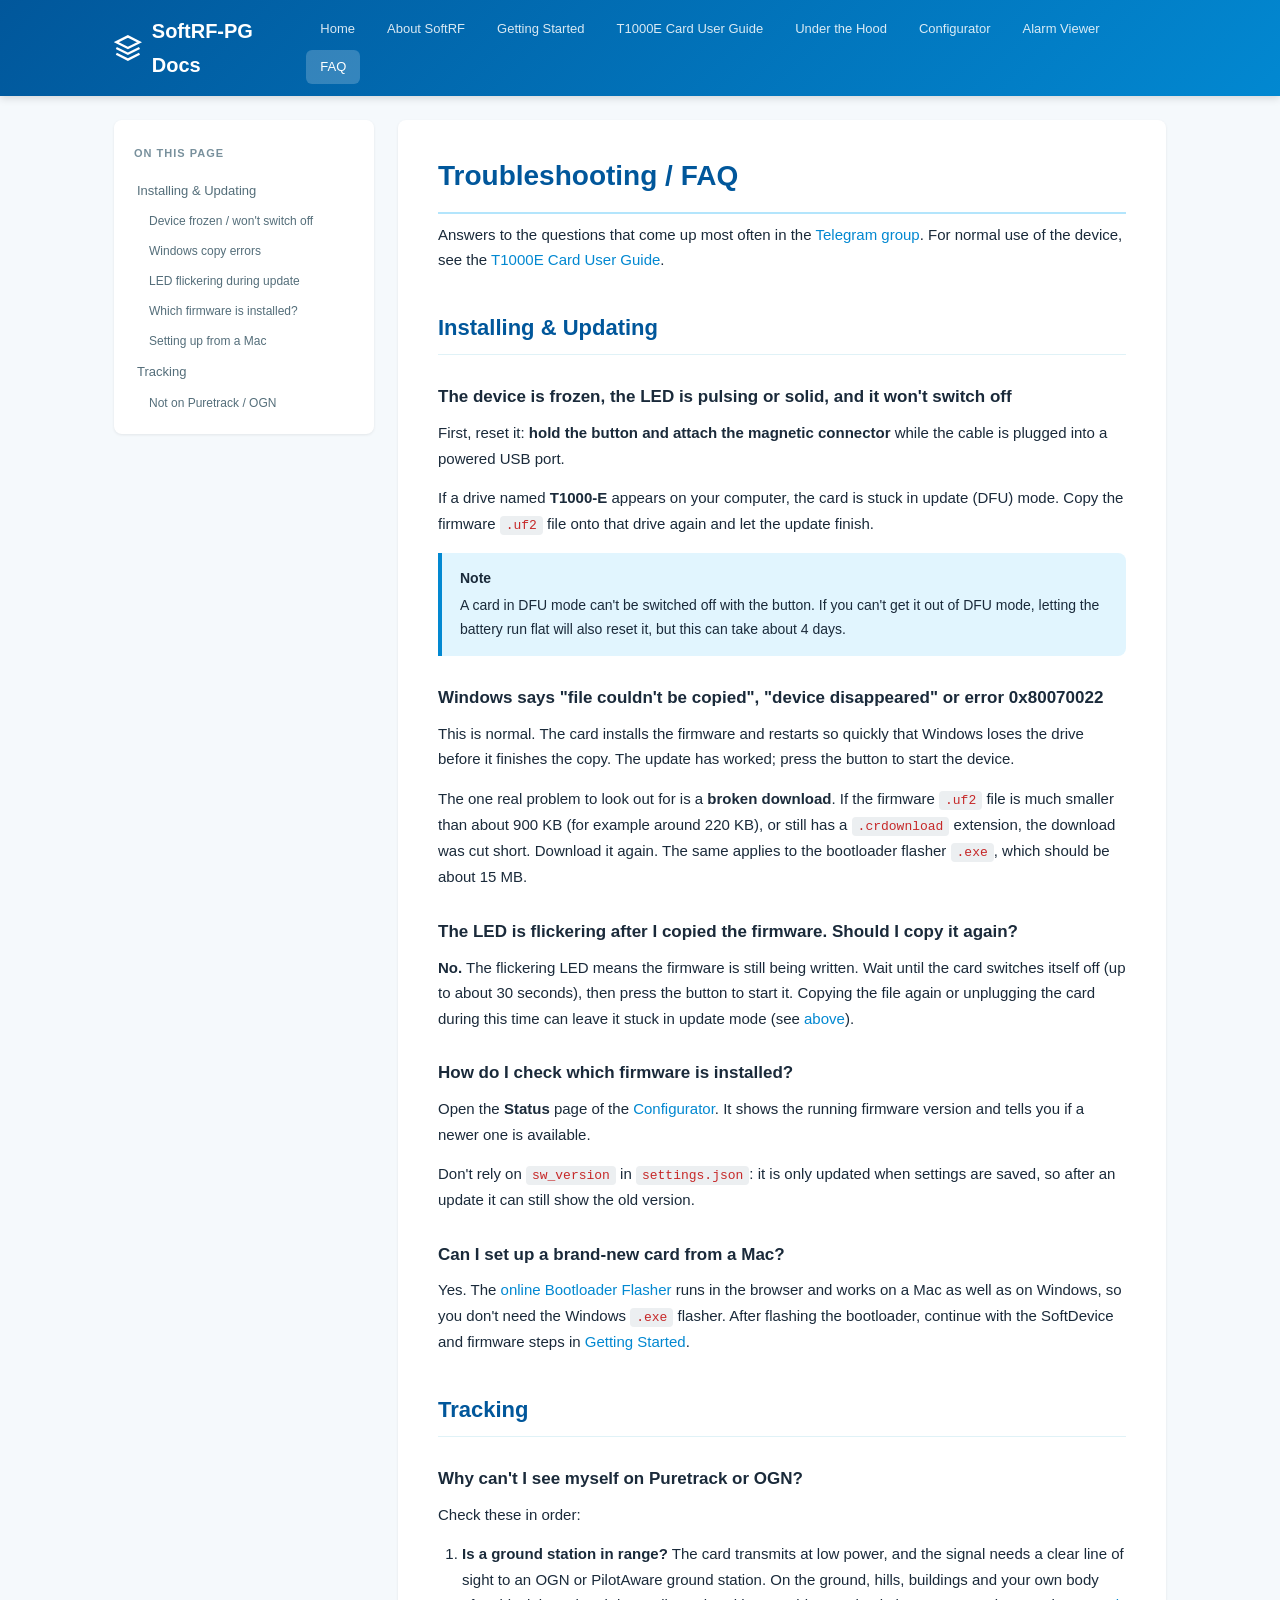
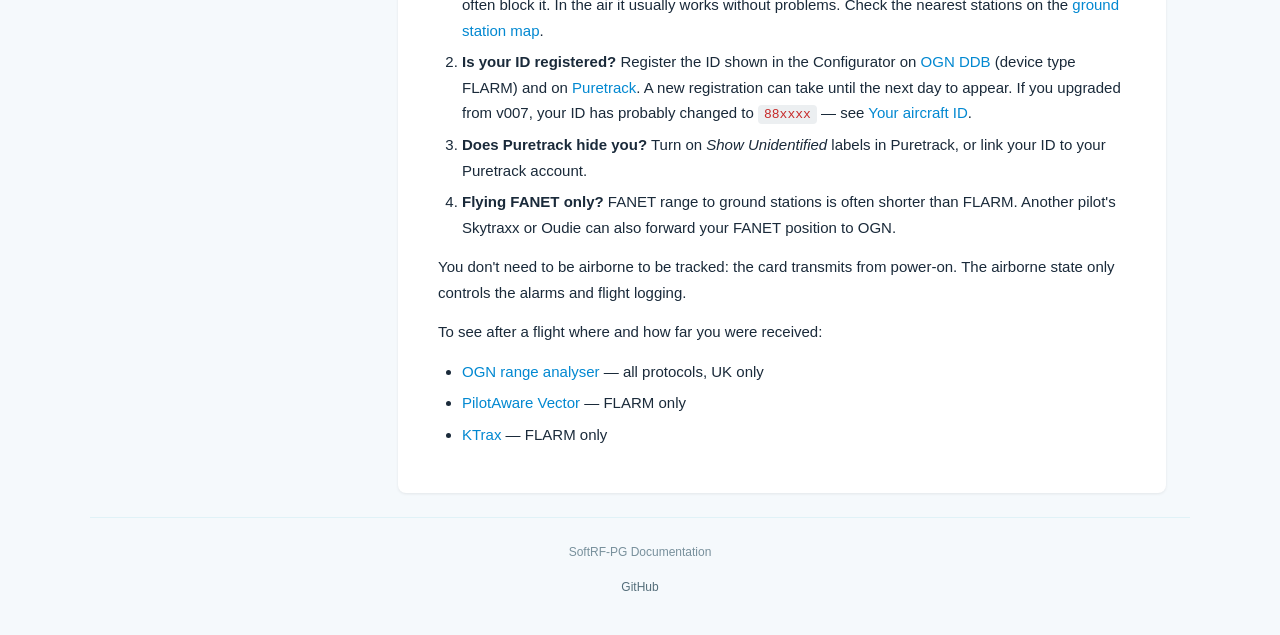
<file: docs/faq.html>
<!DOCTYPE html>
<html lang="en">
<head>
<meta charset="UTF-8">
<meta name="viewport" content="width=device-width, initial-scale=1.0">
<title>Troubleshooting / FAQ - SoftRF-PG Docs</title>
<link rel="stylesheet" href="css/style.css">
<style>
  .faq-q {
    scroll-margin-top: 80px;
  }
</style>
</head>
<body>

<header class="site-header">
  <div class="header-inner">
    <a href="index.html" class="site-title">
      <svg viewBox="0 0 24 24" fill="none" stroke="currentColor" stroke-width="2"><path d="M12 2L2 7l10 5 10-5-10-5z"/><path d="M2 17l10 5 10-5"/><path d="M2 12l10 5 10-5"/></svg>
      SoftRF-PG Docs
    </a>
    <button class="menu-toggle" aria-label="Toggle menu">&#9776;</button>
    <nav class="top-nav">
      <a href="index.html">Home</a>
      <a href="about.html">About SoftRF</a>
      <a href="getting-started.html">Getting Started</a>
      <a href="user-guide.html">T1000E Card User Guide</a>
      <a href="under-the-hood.html">Under the Hood</a>
      <a href="configurator.html">Configurator</a>
      <a href="alarm-viewer.html">Alarm Viewer</a>
      <a href="faq.html" class="active">FAQ</a>
    </nav>
  </div>
</header>

<div class="page-layout">
  <aside class="sidebar">
    <div class="sidebar-inner">
      <div class="sidebar-title">On this page</div>
      <nav class="sidebar-nav">
        <a href="#updating">Installing &amp; Updating</a>
        <a href="#frozen" class="indent">Device frozen / won't switch off</a>
        <a href="#windows-error" class="indent">Windows copy errors</a>
        <a href="#dont-recopy" class="indent">LED flickering during update</a>
        <a href="#check-version" class="indent">Which firmware is installed?</a>
        <a href="#mac" class="indent">Setting up from a Mac</a>
        <a href="#tracking">Tracking</a>
        <a href="#not-on-map" class="indent">Not on Puretrack / OGN</a>
      </nav>
    </div>
  </aside>

  <main class="main-content">
    <div class="content-card">

      <h1>Troubleshooting / FAQ</h1>
      <p>Answers to the questions that come up most often in the <a href="https://t.me/+OUWkJM1gCm9lNzQ8">Telegram group</a>. For normal use of the device, see the <a href="user-guide.html">T1000E Card User Guide</a>.</p>

      <h2 id="updating">Installing &amp; Updating</h2>

      <h3 id="frozen" class="faq-q">The device is frozen, the LED is pulsing or solid, and it won't switch off</h3>
      <p>First, reset it: <strong>hold the button and attach the magnetic connector</strong> while the cable is plugged into a powered USB port.</p>
      <p>If a drive named <strong>T1000-E</strong> appears on your computer, the card is stuck in update (DFU) mode. Copy the firmware <code>.uf2</code> file onto that drive again and let the update finish.</p>
      <div class="info-box">
        <strong>Note</strong>
        A card in DFU mode can't be switched off with the button. If you can't get it out of DFU mode, letting the battery run flat will also reset it, but this can take about 4 days.
      </div>

      <h3 id="windows-error" class="faq-q">Windows says "file couldn't be copied", "device disappeared" or error 0x80070022</h3>
      <p>This is normal. The card installs the firmware and restarts so quickly that Windows loses the drive before it finishes the copy. The update has worked; press the button to start the device.</p>
      <p>The one real problem to look out for is a <strong>broken download</strong>. If the firmware <code>.uf2</code> file is much smaller than about 900&nbsp;KB (for example around 220&nbsp;KB), or still has a <code>.crdownload</code> extension, the download was cut short. Download it again. The same applies to the bootloader flasher <code>.exe</code>, which should be about 15&nbsp;MB.</p>

      <h3 id="dont-recopy" class="faq-q">The LED is flickering after I copied the firmware. Should I copy it again?</h3>
      <p><strong>No.</strong> The flickering LED means the firmware is still being written. Wait until the card switches itself off (up to about 30 seconds), then press the button to start it. Copying the file again or unplugging the card during this time can leave it stuck in update mode (see <a href="#frozen">above</a>).</p>

      <h3 id="check-version" class="faq-q">How do I check which firmware is installed?</h3>
      <p>Open the <strong>Status</strong> page of the <a href="configurator.html">Configurator</a>. It shows the running firmware version and tells you if a newer one is available.</p>
      <p>Don't rely on <code>sw_version</code> in <code>settings.json</code>: it is only updated when settings are saved, so after an update it can still show the old version.</p>

      <h3 id="mac" class="faq-q">Can I set up a brand-new card from a Mac?</h3>
      <p>Yes. The <a href="https://skysignals.app/mysoftrf/flasher.html">online Bootloader Flasher</a> runs in the browser and works on a Mac as well as on Windows, so you don't need the Windows <code>.exe</code> flasher. After flashing the bootloader, continue with the SoftDevice and firmware steps in <a href="getting-started.html#step3">Getting Started</a>.</p>

      <h2 id="tracking">Tracking</h2>

      <h3 id="not-on-map" class="faq-q">Why can't I see myself on Puretrack or OGN?</h3>
      <p>Check these in order:</p>
      <ol>
        <li><strong>Is a ground station in range?</strong> The card transmits at low power, and the signal needs a clear line of sight to an OGN or PilotAware ground station. On the ground, hills, buildings and your own body often block it. In the air it usually works without problems. Check the nearest stations on the <a href="https://airspacearound.me.uk/stations/">ground station map</a>.</li>
        <li><strong>Is your ID registered?</strong> Register the ID shown in the Configurator on <a href="https://ddb.glidernet.org/">OGN DDB</a> (device type FLARM) and on <a href="https://puretrack.io/">Puretrack</a>. A new registration can take until the next day to appear. If you upgraded from v007, your ID has probably changed to <code>88xxxx</code> &mdash; see <a href="user-guide.html#id-change">Your aircraft ID</a>.</li>
        <li><strong>Does Puretrack hide you?</strong> Turn on <em>Show Unidentified</em> labels in Puretrack, or link your ID to your Puretrack account.</li>
        <li><strong>Flying FANET only?</strong> FANET range to ground stations is often shorter than FLARM. Another pilot's Skytraxx or Oudie can also forward your FANET position to OGN.</li>
      </ol>
      <p>You don't need to be airborne to be tracked: the card transmits from power-on. The airborne state only controls the alarms and flight logging.</p>
      <p>To see after a flight where and how far you were received:</p>
      <ul>
        <li><a href="https://airspacearound.me.uk/ogn_tools/">OGN range analyser</a> &mdash; all protocols, UK only</li>
        <li><a href="https://data.pilotaware.com/vector/">PilotAware Vector</a> &mdash; FLARM only</li>
        <li><a href="https://ktrax.kisstech.ch/">KTrax</a> &mdash; FLARM only</li>
      </ul>

    </div>
  </main>
</div>

<a href="#" class="back-to-top" aria-label="Back to top">&uarr;</a>

<footer class="site-footer">
  <p>SoftRF-PG Documentation</p>
  <p><a href="https://github.com/slash-bit/SoftRF-T1000">GitHub</a></p>
</footer>

<script src="js/main.js"></script>
</body>
</html>
</file>
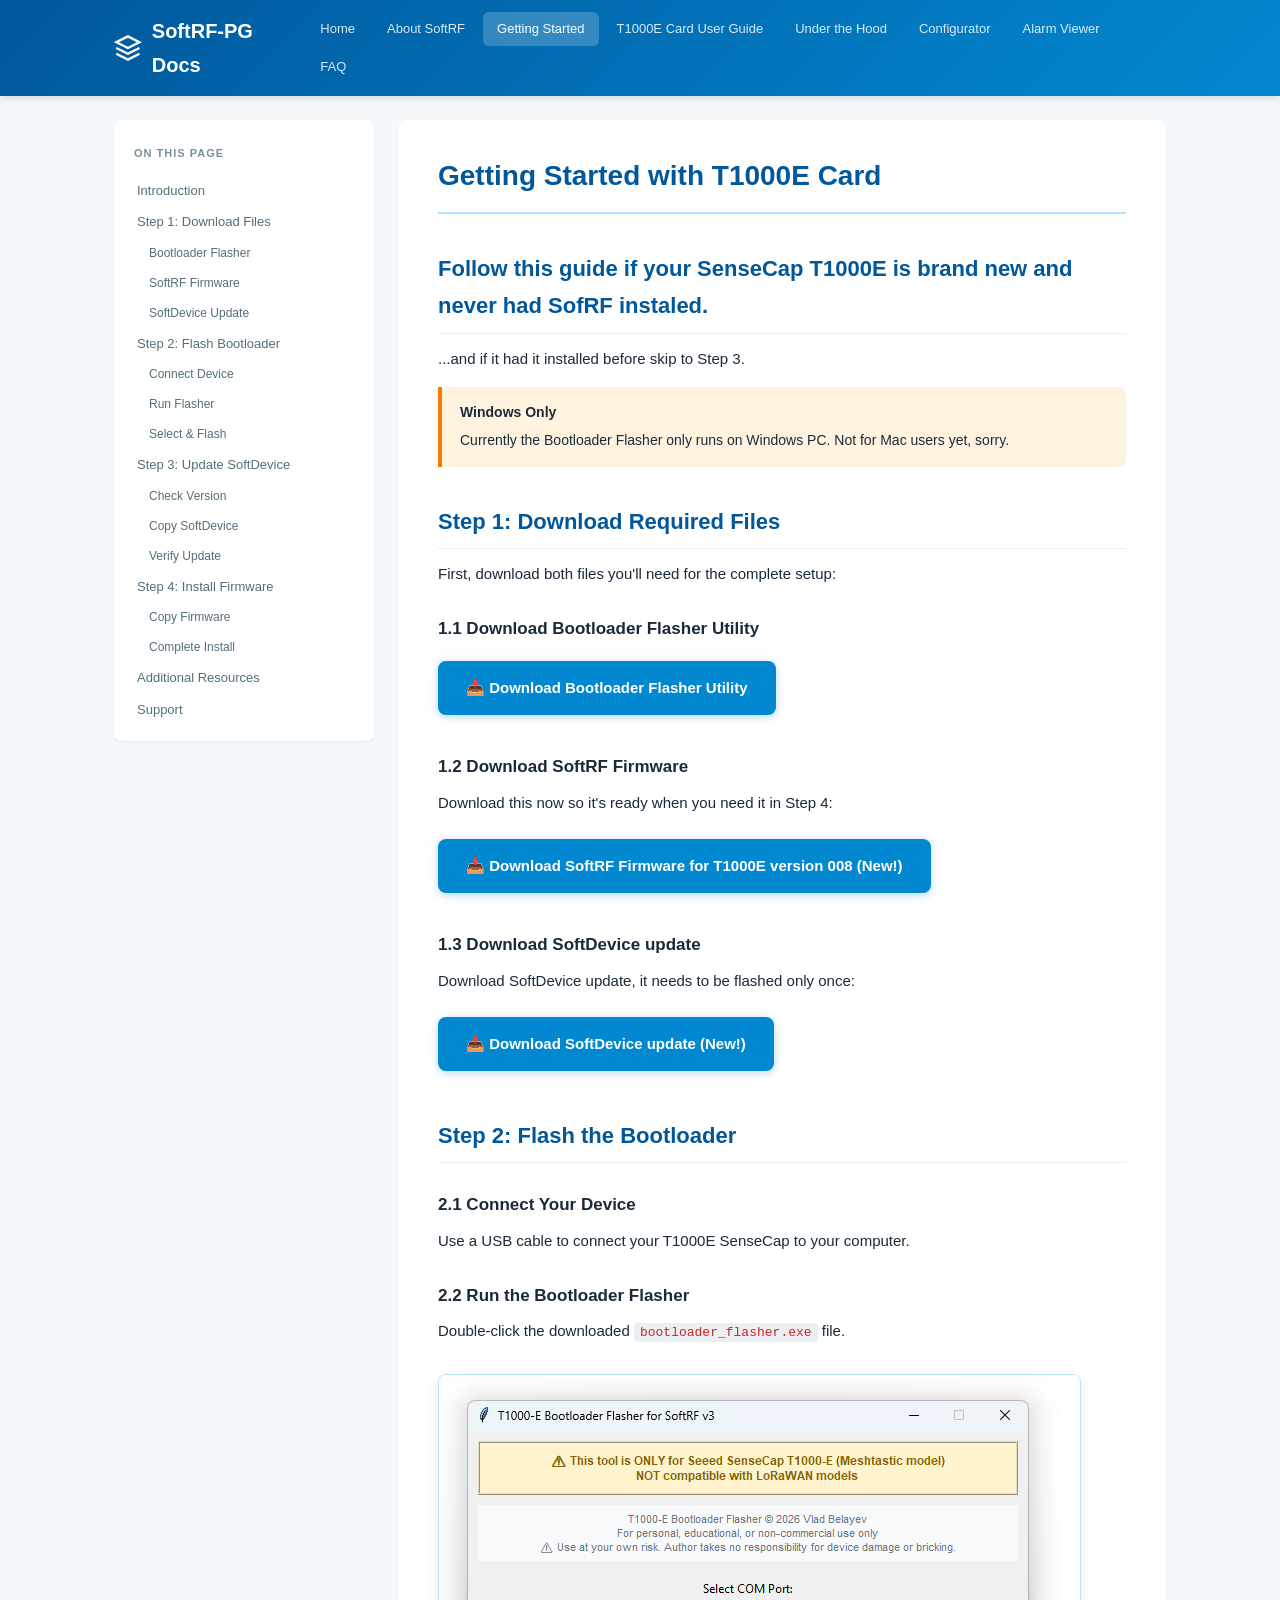
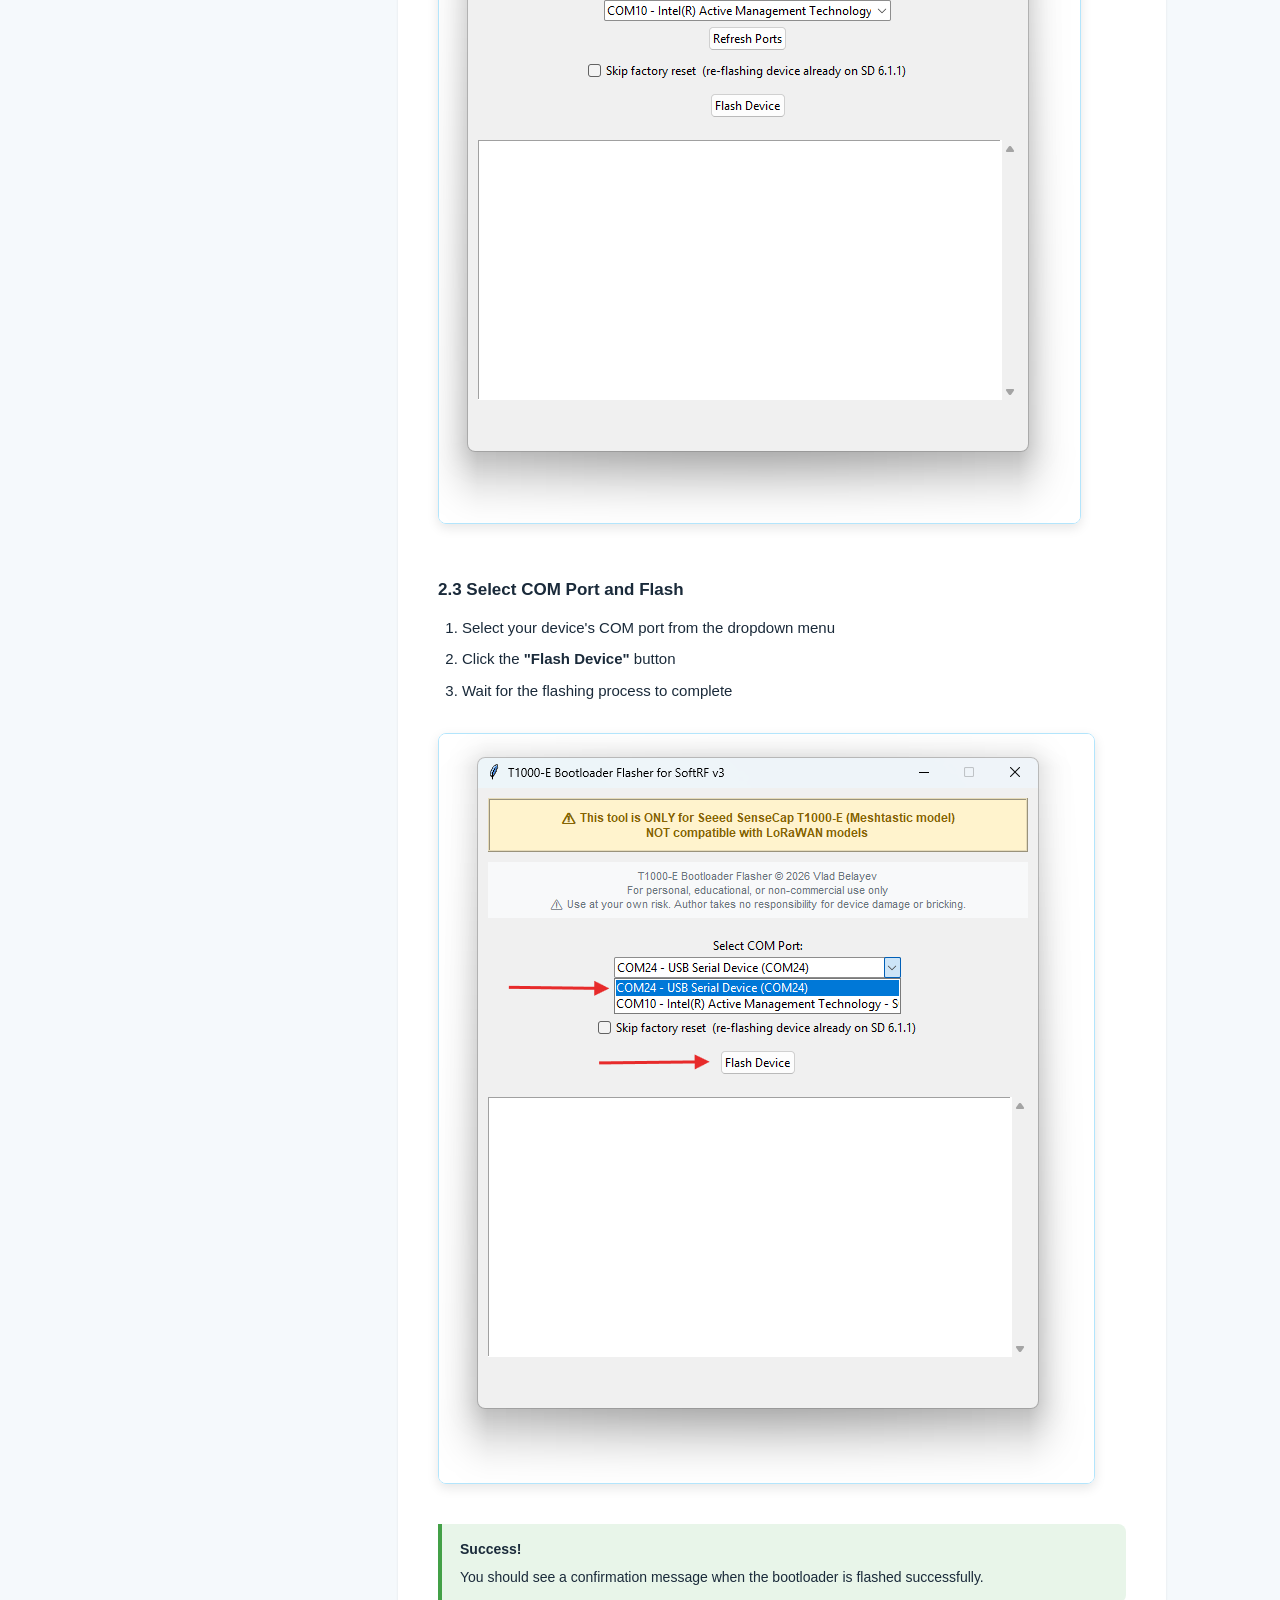
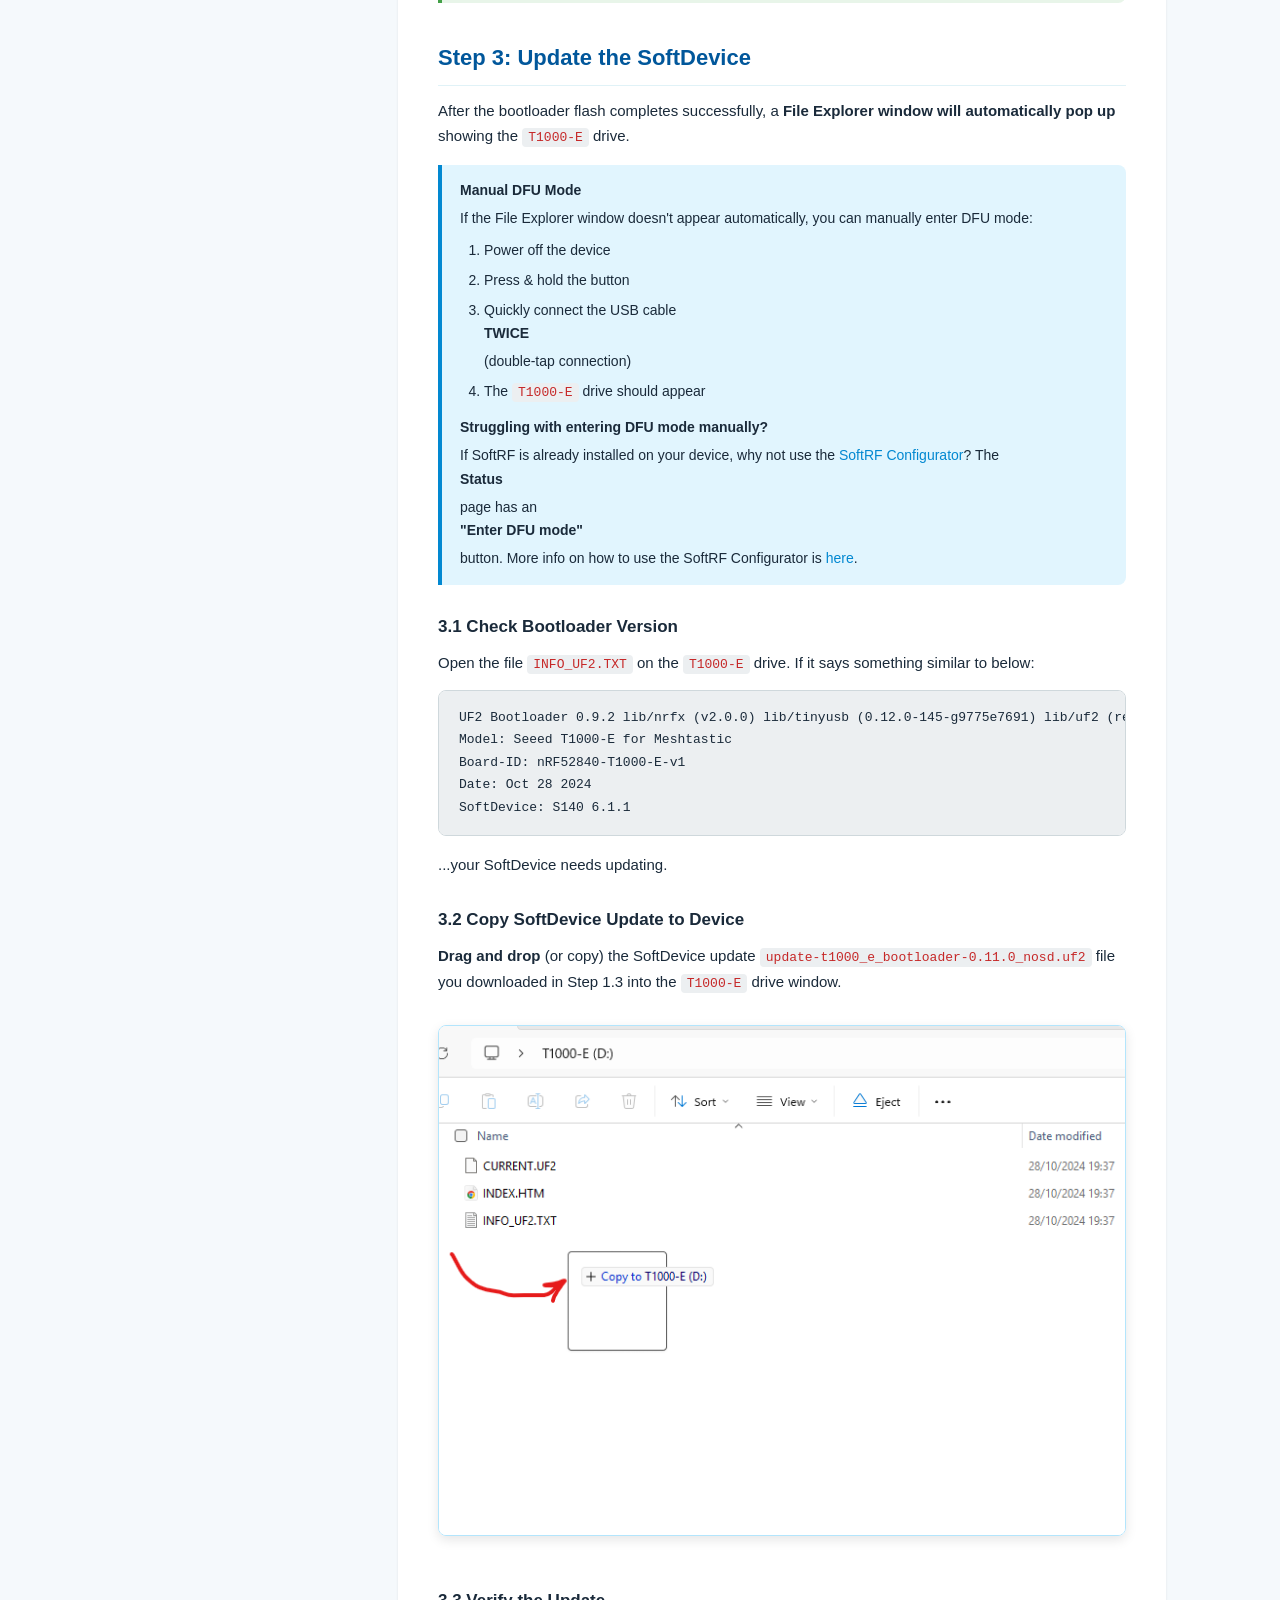
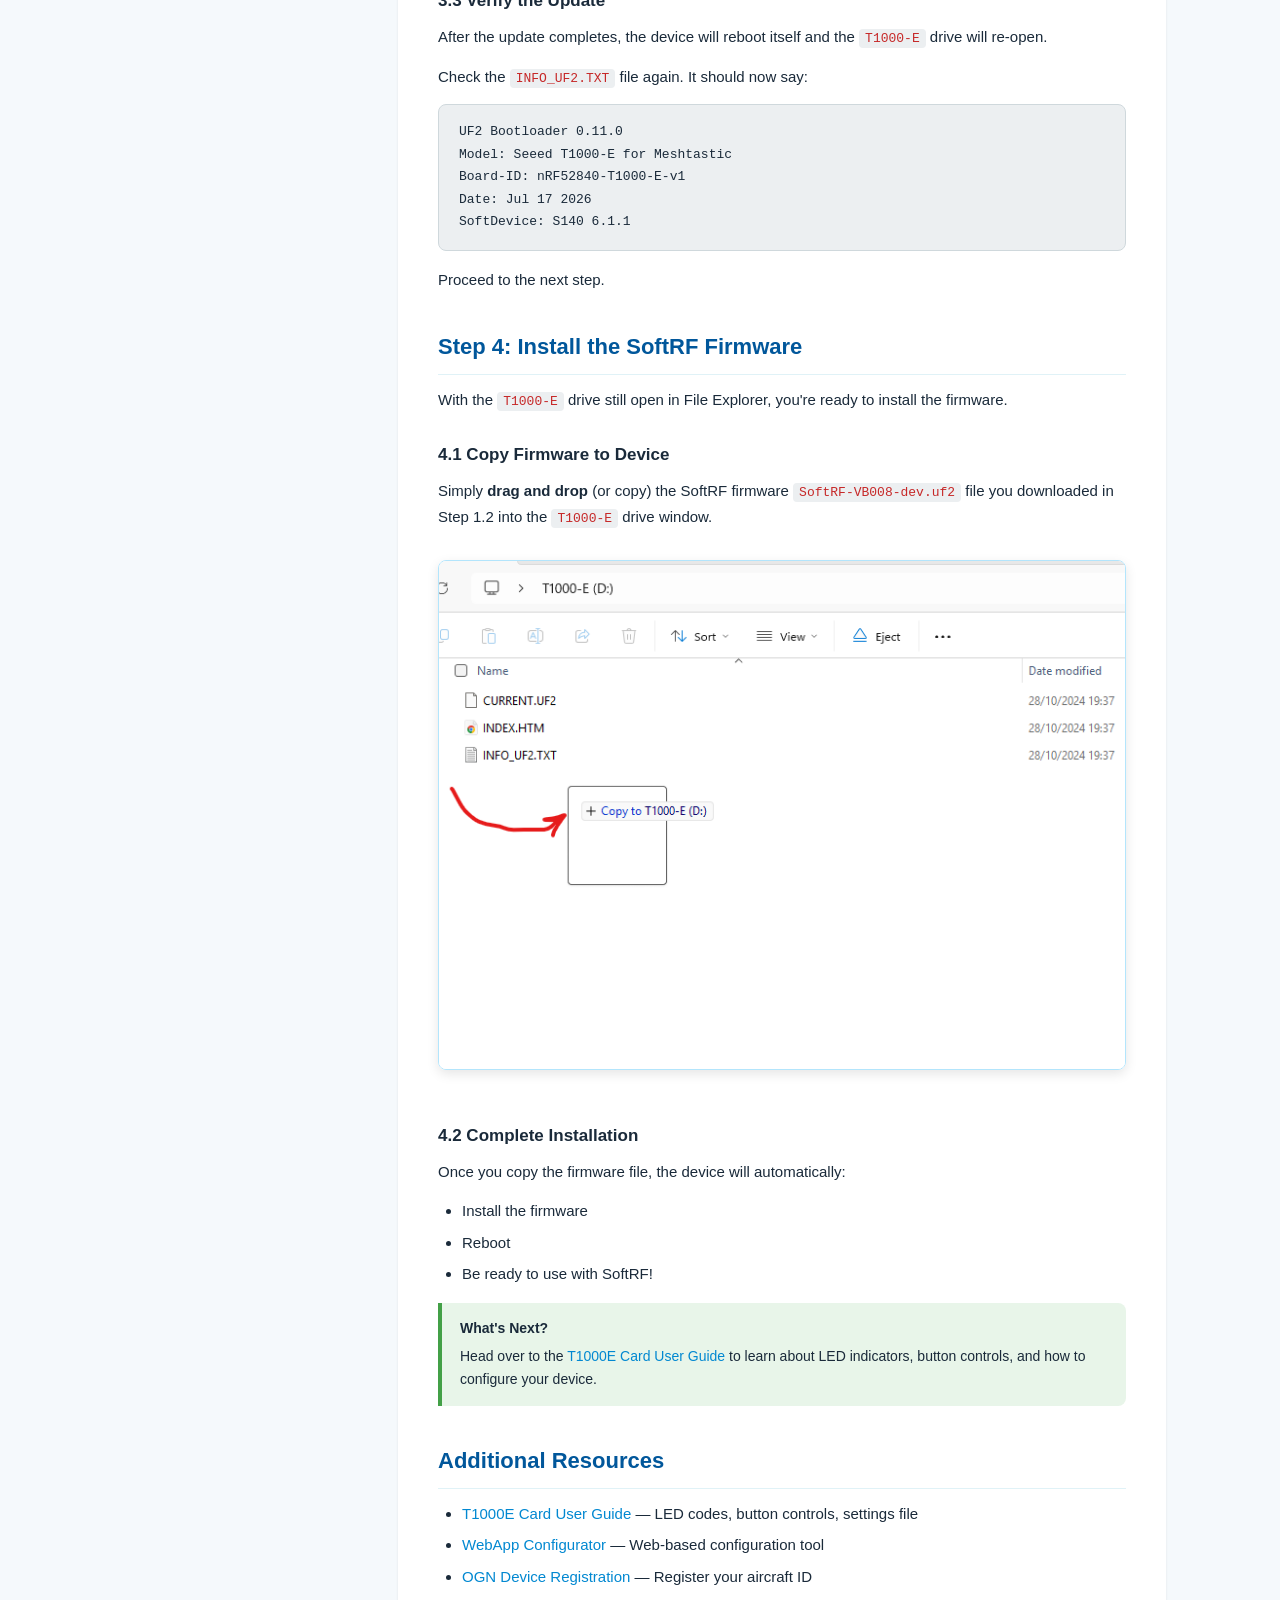
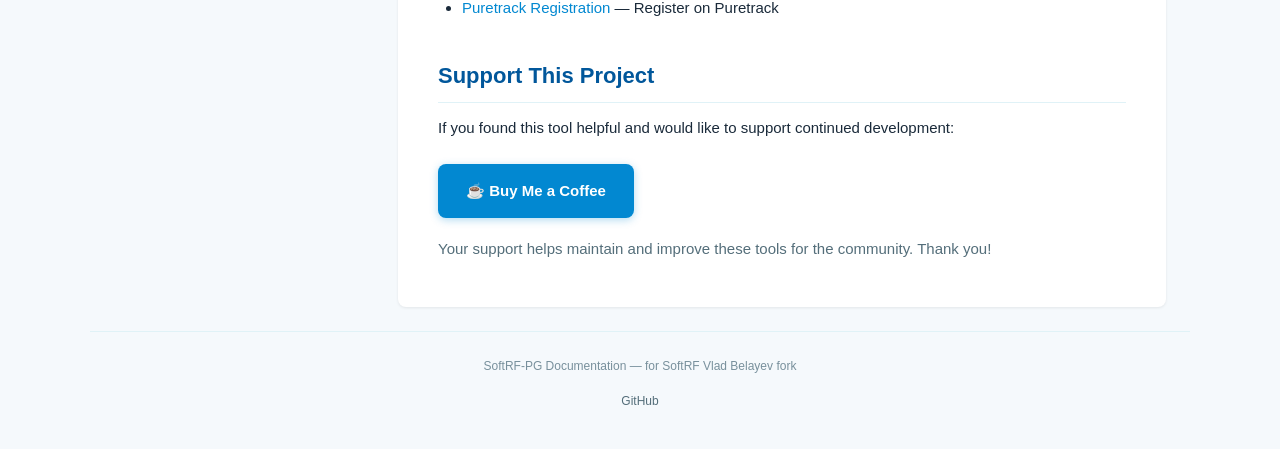
<file: docs/getting-started.html>
<!DOCTYPE html>
<html lang="en">
<head>
<meta charset="UTF-8">
<meta name="viewport" content="width=device-width, initial-scale=1.0">
<title>Getting Started with T1000E Card - SoftRF-PG Docs</title>
<link rel="stylesheet" href="css/style.css">
<style>
  .btn-download {
    display: inline-block;
    margin: 10px 0;
    padding: 14px 28px;
    font-size: 15px;
    font-weight: 600;
    border-radius: 8px;
    text-decoration: none;
    transition: all 0.2s;
    color: #fff;
  }
  .btn-download:hover {
    text-decoration: none;
    transform: translateY(-2px);
    color: #fff;
  }
  .btn-download.primary {
    background: var(--primary);
    box-shadow: 0 2px 8px rgba(2,136,209,0.3);
  }
  .btn-download.primary:hover {
    background: var(--primary-dark);
    box-shadow: 0 4px 12px rgba(2,136,209,0.4);
  }
  .btn-download.secondary {
    background: var(--text-light);
  }
  .btn-download.secondary:hover {
    background: var(--text-secondary);
  }
  .step-img {
    border: 1px solid var(--border);
    border-radius: var(--radius);
    box-shadow: var(--shadow-lg);
    margin: 16px 0;
    max-width: 100%;
    height: auto;
  }
</style>
</head>
<body>

<header class="site-header">
  <div class="header-inner">
    <a href="index.html" class="site-title">
      <svg viewBox="0 0 24 24" fill="none" stroke="currentColor" stroke-width="2"><path d="M12 2L2 7l10 5 10-5-10-5z"/><path d="M2 17l10 5 10-5"/><path d="M2 12l10 5 10-5"/></svg>
      SoftRF-PG Docs
    </a>
    <button class="menu-toggle" aria-label="Toggle menu">&#9776;</button>
    <nav class="top-nav">
      <a href="index.html">Home</a>
      <a href="about.html">About SoftRF</a>
      <a href="getting-started.html" class="active">Getting Started</a>
      <a href="user-guide.html">T1000E Card User Guide</a>
      <a href="under-the-hood.html">Under the Hood</a>
      <a href="configurator.html">Configurator</a>
      <a href="alarm-viewer.html">Alarm Viewer</a>
      <a href="faq.html">FAQ</a>
    </nav>
  </div>
</header>

<div class="page-layout">
  <aside class="sidebar">
    <div class="sidebar-inner">
      <div class="sidebar-title">On this page</div>
      <nav class="sidebar-nav">
        <a href="#intro">Introduction</a>
        <a href="#step1">Step 1: Download Files</a>
        <a href="#step1-1" class="indent">Bootloader Flasher</a>
        <a href="#step1-2" class="indent">SoftRF Firmware</a>
        <a href="#step1-3" class="indent">SoftDevice Update</a>
        <a href="#step2">Step 2: Flash Bootloader</a>
        <a href="#step2-1" class="indent">Connect Device</a>
        <a href="#step2-2" class="indent">Run Flasher</a>
        <a href="#step2-3" class="indent">Select &amp; Flash</a>
        <a href="#step3">Step 3: Update SoftDevice</a>
        <a href="#step3-1" class="indent">Check Version</a>
        <a href="#step3-2" class="indent">Copy SoftDevice</a>
        <a href="#step3-3" class="indent">Verify Update</a>
        <a href="#step4">Step 4: Install Firmware</a>
        <a href="#step4-1" class="indent">Copy Firmware</a>
        <a href="#step4-2" class="indent">Complete Install</a>
        <a href="#resources">Additional Resources</a>
        <a href="#support">Support</a>
      </nav>
    </div>
  </aside>

  <main class="main-content">
    <div class="content-card">

      <h1>Getting Started with T1000E Card</h1>

      <h2 id="intro">Follow this guide if your SenseCap T1000E is brand new and never had SofRF instaled.</h2>
      <p>...and if it had it installed before skip to Step 3.</p>

      <div class="info-box warning">
        <strong>Windows Only</strong>
        Currently the Bootloader Flasher only runs on Windows PC. Not for Mac users yet, sorry.
      </div>

      <h2 id="step1">Step 1: Download Required Files</h2>
      <p>First, download both files you'll need for the complete setup:</p>

      <h3 id="step1-1">1.1 Download Bootloader Flasher Utility</h3>
      <!-- TODO: Update download link to v3 when available -->
      <a href="https://github.com/slash-bit/SoftRF-T1000/blob/main/Binaries/bootloader_flasher_v3.exe"
         class="btn-download primary">
         &#128229; Download Bootloader Flasher Utility
      </a>

      <h3 id="step1-2">1.2 Download SoftRF Firmware</h3>
      <p>Download this now so it's ready when you need it in Step 4:</p>
      <a href="https://github.com/slash-bit/SoftRF-T1000/blob/main/Binaries/SoftRF-VB008-dev.uf2"
         class="btn-download primary">
         &#128229; Download SoftRF Firmware for T1000E version 008 (New!)
      </a>

      <h3 id="step1-3">1.3 Download SoftDevice update</h3>
      <p>Download SoftDevice update, it needs to be flashed only once:</p>
      <a href="https://github.com/slash-bit/SoftRF-T1000/blob/main/Binaries/update-t1000_e_bootloader-0.11.0_nosd.uf2"
         class="btn-download primary">
         &#128229; Download SoftDevice update (New!)
      </a>

      <h2 id="step2">Step 2: Flash the Bootloader</h2>

      <h3 id="step2-1">2.1 Connect Your Device</h3>
      <p>Use a USB cable to connect your T1000E SenseCap to your computer.</p>

      <h3 id="step2-2">2.2 Run the Bootloader Flasher</h3>
      <p>Double-click the downloaded <code>bootloader_flasher.exe</code> file.</p>

      <!-- TODO: Update image path -->
      <img src="images/Bootloader_flasher_v3_start.png" alt="Bootloader Flasher Utility Screenshot" class="step-img">

      <h3 id="step2-3">2.3 Select COM Port and Flash</h3>
      <ol>
        <li>Select your device's COM port from the dropdown menu</li>
        <li>Click the <strong>"Flash Device"</strong> button</li>
        <li>Wait for the flashing process to complete</li>
      </ol>

      <!-- TODO: Update image path -->
      <img src="images/Bootloader_flasher_v3_ports.png" alt="Successful Flash Screenshot" class="step-img">

      <div class="info-box tip">
        <strong>Success!</strong>
        You should see a confirmation message when the bootloader is flashed successfully.
      </div>

      <h2 id="step3">Step 3: Update the SoftDevice</h2>
      <p>After the bootloader flash completes successfully, a <strong>File Explorer window will automatically pop up</strong> showing the <code>T1000-E</code> drive.</p>

      <div class="info-box">
        <strong>Manual DFU Mode</strong>
        If the File Explorer window doesn't appear automatically, you can manually enter DFU mode:
        <ol style="margin-top:8px; margin-bottom:0;">
          <li>Power off the device</li>
          <li>Press &amp; hold the button</li>
          <li>Quickly connect the USB cable <strong>TWICE</strong> (double-tap connection)</li>
          <li>The <code>T1000-E</code> drive should appear</li>
        </ol>
        <p style="margin-top:12px; margin-bottom:0;"><strong>Struggling with entering DFU mode manually?</strong>
        If SoftRF is already installed on your device, why not use the <a href="https://skysignals.app/mysoftrf/">SoftRF Configurator</a>? The <strong>Status</strong> page has an <strong>"Enter DFU mode"</strong> button.
        More info on how to use the SoftRF Configurator is <a href="https://slash-bit.github.io/SoftRF-T1000/configurator.html">here</a>.</p>
      </div>

      <h3 id="step3-1">3.1 Check Bootloader Version</h3>
      <p>Open the file <code>INFO_UF2.TXT</code> on the <code>T1000-E</code> drive. If it says something similar to below:</p>
      <pre><code>UF2 Bootloader 0.9.2 lib/nrfx (v2.0.0) lib/tinyusb (0.12.0-145-g9775e7691) lib/uf2 (remotes/origin/configupdate-9-gadbb8c7)
Model: Seeed T1000-E for Meshtastic
Board-ID: nRF52840-T1000-E-v1
Date: Oct 28 2024
SoftDevice: S140 6.1.1</code></pre>
      <p>...your SoftDevice needs updating.</p>

      <h3 id="step3-2">3.2 Copy SoftDevice Update to Device</h3>
      <p><strong>Drag and drop</strong> (or copy) the SoftDevice update <code>update-t1000_e_bootloader-0.11.0_nosd.uf2</code> file you downloaded in Step 1.3 into the <code>T1000-E</code> drive window.</p>

      <img src="images/Firmware_update.png" alt="SoftDevice update Drag and Drop to T1000-E drive" class="step-img">

      <h3 id="step3-3">3.3 Verify the Update</h3>
      <p>After the update completes, the device will reboot itself and the <code>T1000-E</code> drive will re-open.</p>
      <p>Check the <code>INFO_UF2.TXT</code> file again. It should now say:</p>
      <pre><code>UF2 Bootloader 0.11.0
Model: Seeed T1000-E for Meshtastic
Board-ID: nRF52840-T1000-E-v1
Date: Jul 17 2026
SoftDevice: S140 6.1.1</code></pre>
      <p>Proceed to the next step.</p>

      <h2 id="step4">Step 4: Install the SoftRF Firmware</h2>
      <p>With the <code>T1000-E</code> drive still open in File Explorer, you're ready to install the firmware.</p>

      <h3 id="step4-1">4.1 Copy Firmware to Device</h3>
      <p>Simply <strong>drag and drop</strong> (or copy) the SoftRF firmware <code>SoftRF-VB008-dev.uf2</code> file you downloaded in Step 1.2 into the <code>T1000-E</code> drive window.</p>

      <!-- TODO: Update image path -->
      <img src="images/Firmware_update.png" alt="Firmware Drag and Drop to T1000-E drive" class="step-img">

      <h3 id="step4-2">4.2 Complete Installation</h3>
      <p>Once you copy the firmware file, the device will automatically:</p>
      <ul>
        <li>Install the firmware</li>
        <li>Reboot</li>
        <li>Be ready to use with SoftRF!</li>
      </ul>

      <div class="info-box tip">
        <strong>What's Next?</strong>
        Head over to the <a href="user-guide.html">T1000E Card User Guide</a> to learn about LED indicators, button controls, and how to configure your device.
      </div>

      <h2 id="resources">Additional Resources</h2>
      <ul>
        <li><a href="user-guide.html">T1000E Card User Guide</a> &mdash; LED codes, button controls, settings file</li>
        <li><a href="configurator.html">WebApp Configurator</a> &mdash; Web-based configuration tool</li>
        <li><a href="https://ddb.glidernet.org/">OGN Device Registration</a> &mdash; Register your aircraft ID</li>
        <li><a href="https://puretrack.io/">Puretrack Registration</a> &mdash; Register on Puretrack</li>
      </ul>

      <h2 id="support">Support This Project</h2>
      <p>If you found this tool helpful and would like to support continued development:</p>
      <a href="https://ko-fi.com/vladbelayev" class="btn-download primary" target="_blank" rel="noopener noreferrer">
        &#9749; Buy Me a Coffee
      </a>
      <p style="color: var(--text-secondary); margin-top: 8px;">Your support helps maintain and improve these tools for the community. Thank you!</p>

    </div>
  </main>
</div>

<a href="#" class="back-to-top" aria-label="Back to top">&uarr;</a>

<footer class="site-footer">
  <p>SoftRF-PG Documentation &mdash; for SoftRF Vlad Belayev fork</p>
  <p><a href="https://github.com/slash-bit/SoftRF-PG">GitHub</a></p>
</footer>

<script src="js/main.js"></script>
</body>
</html>
</file>
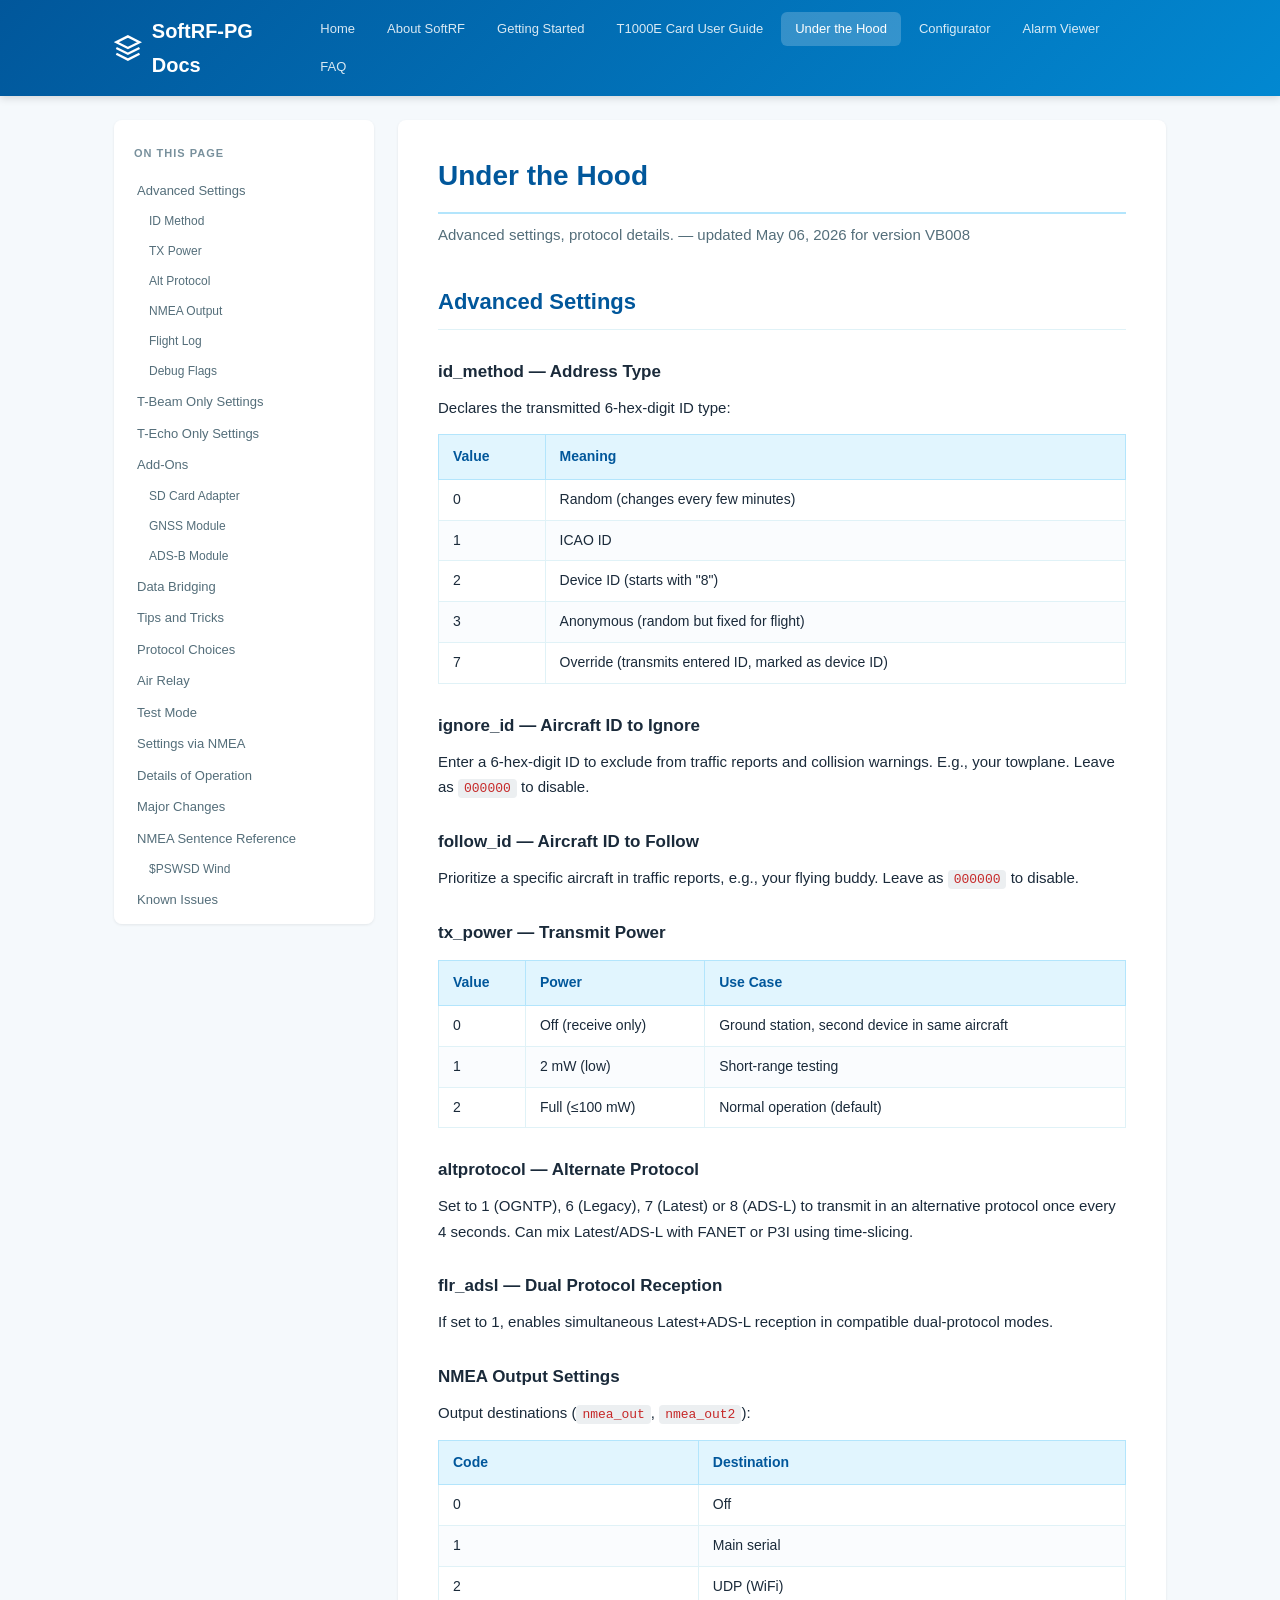
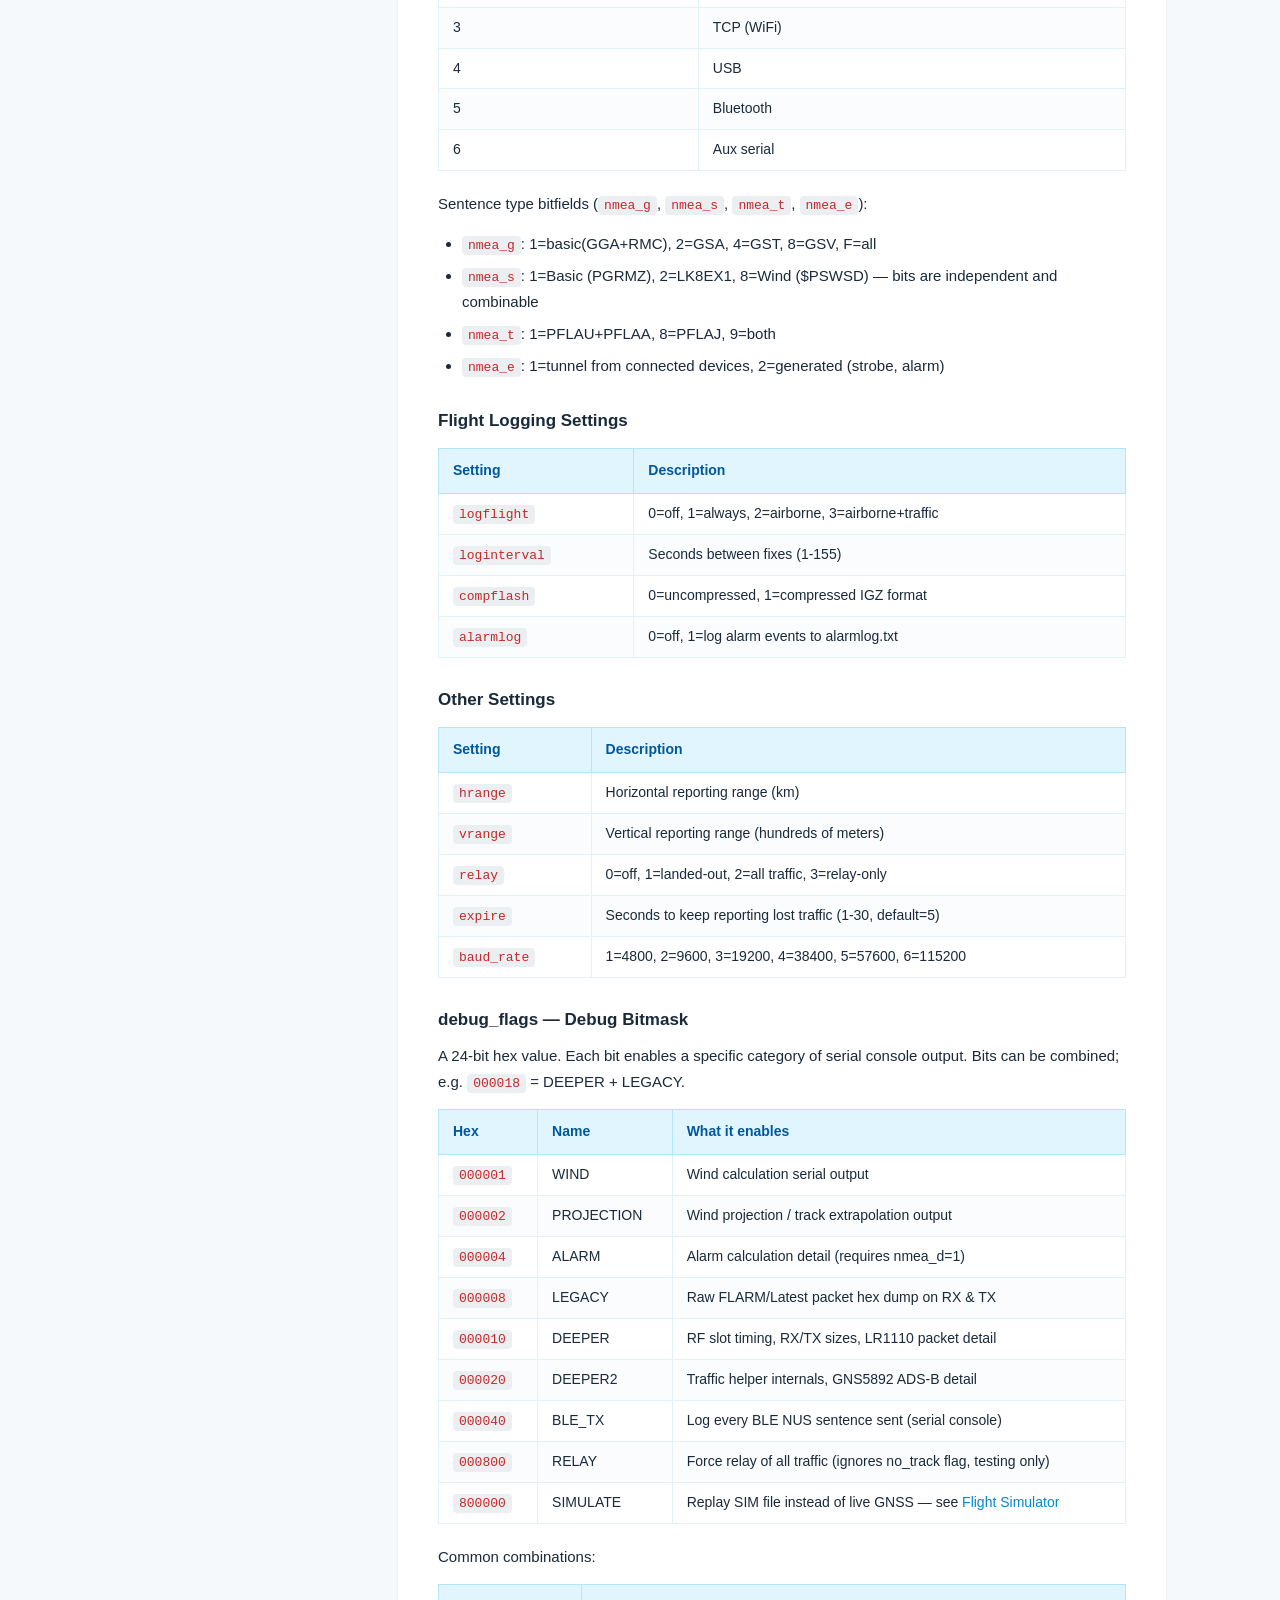
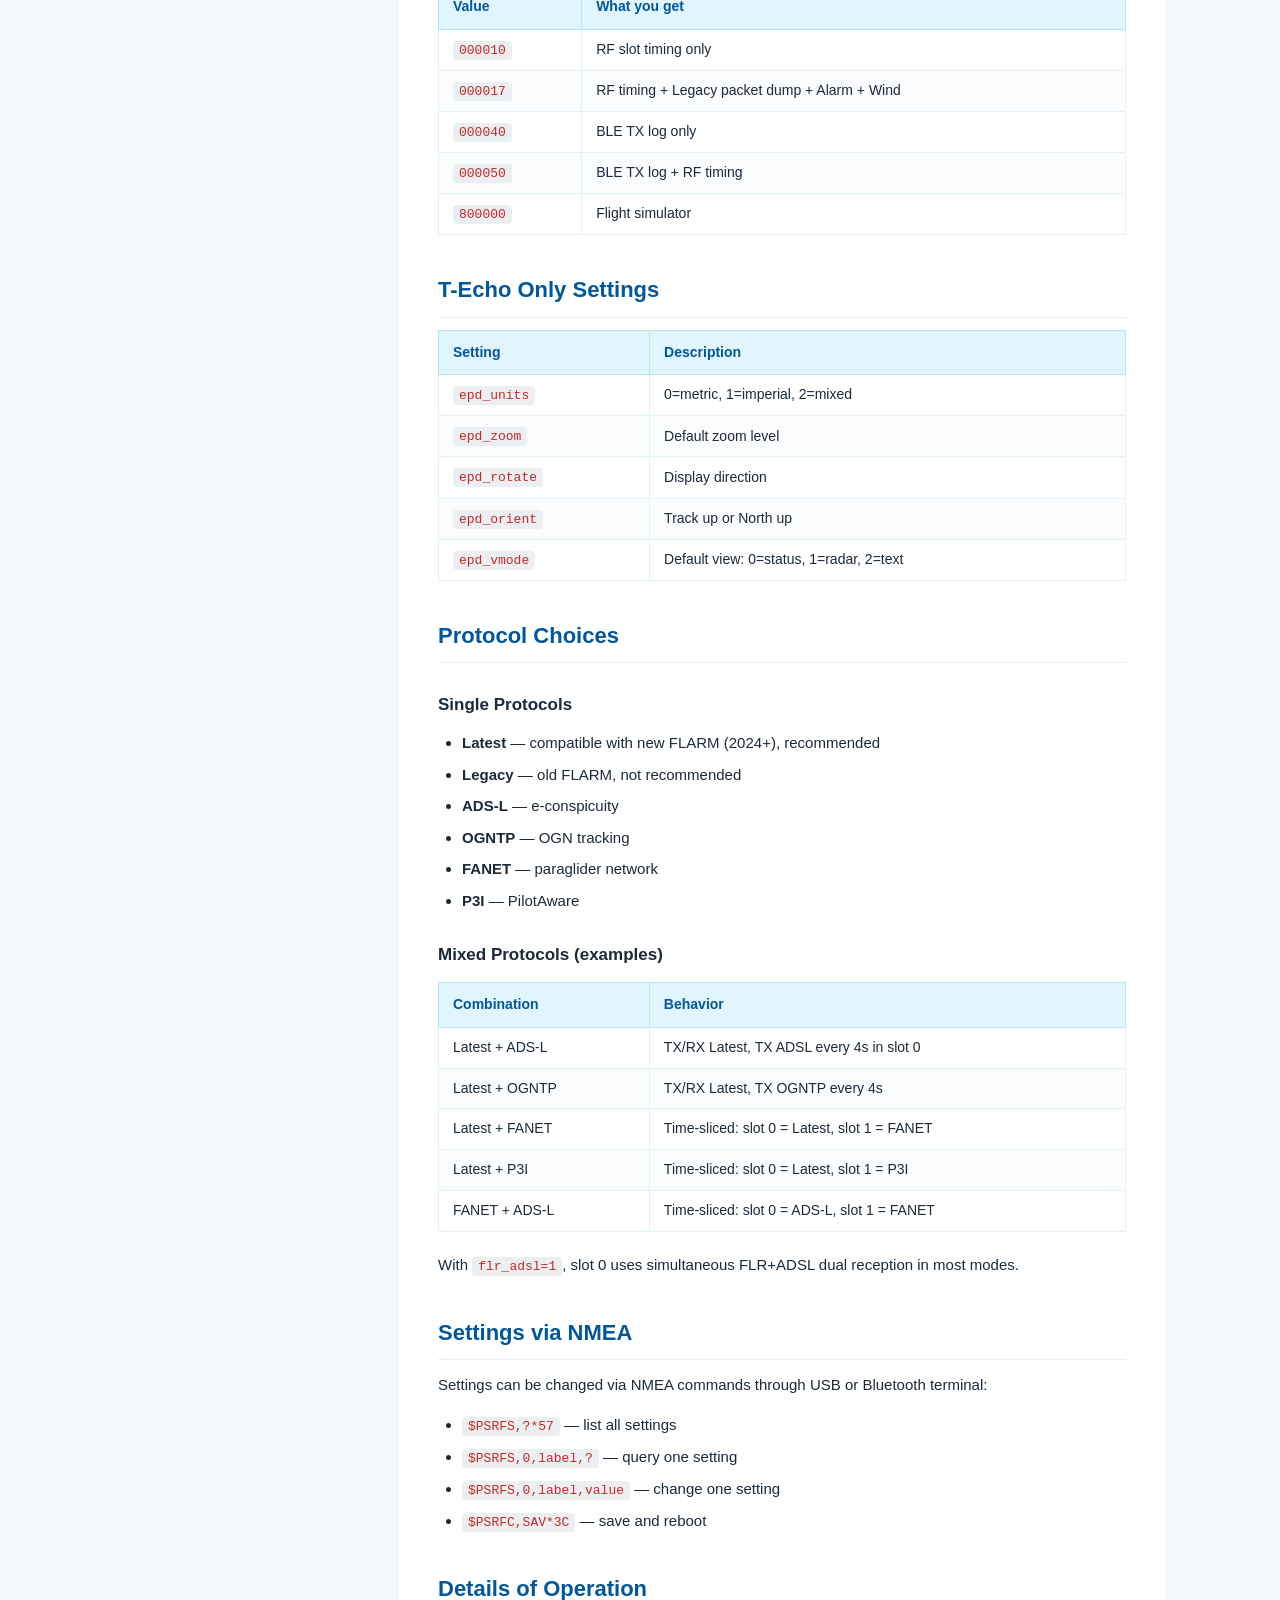
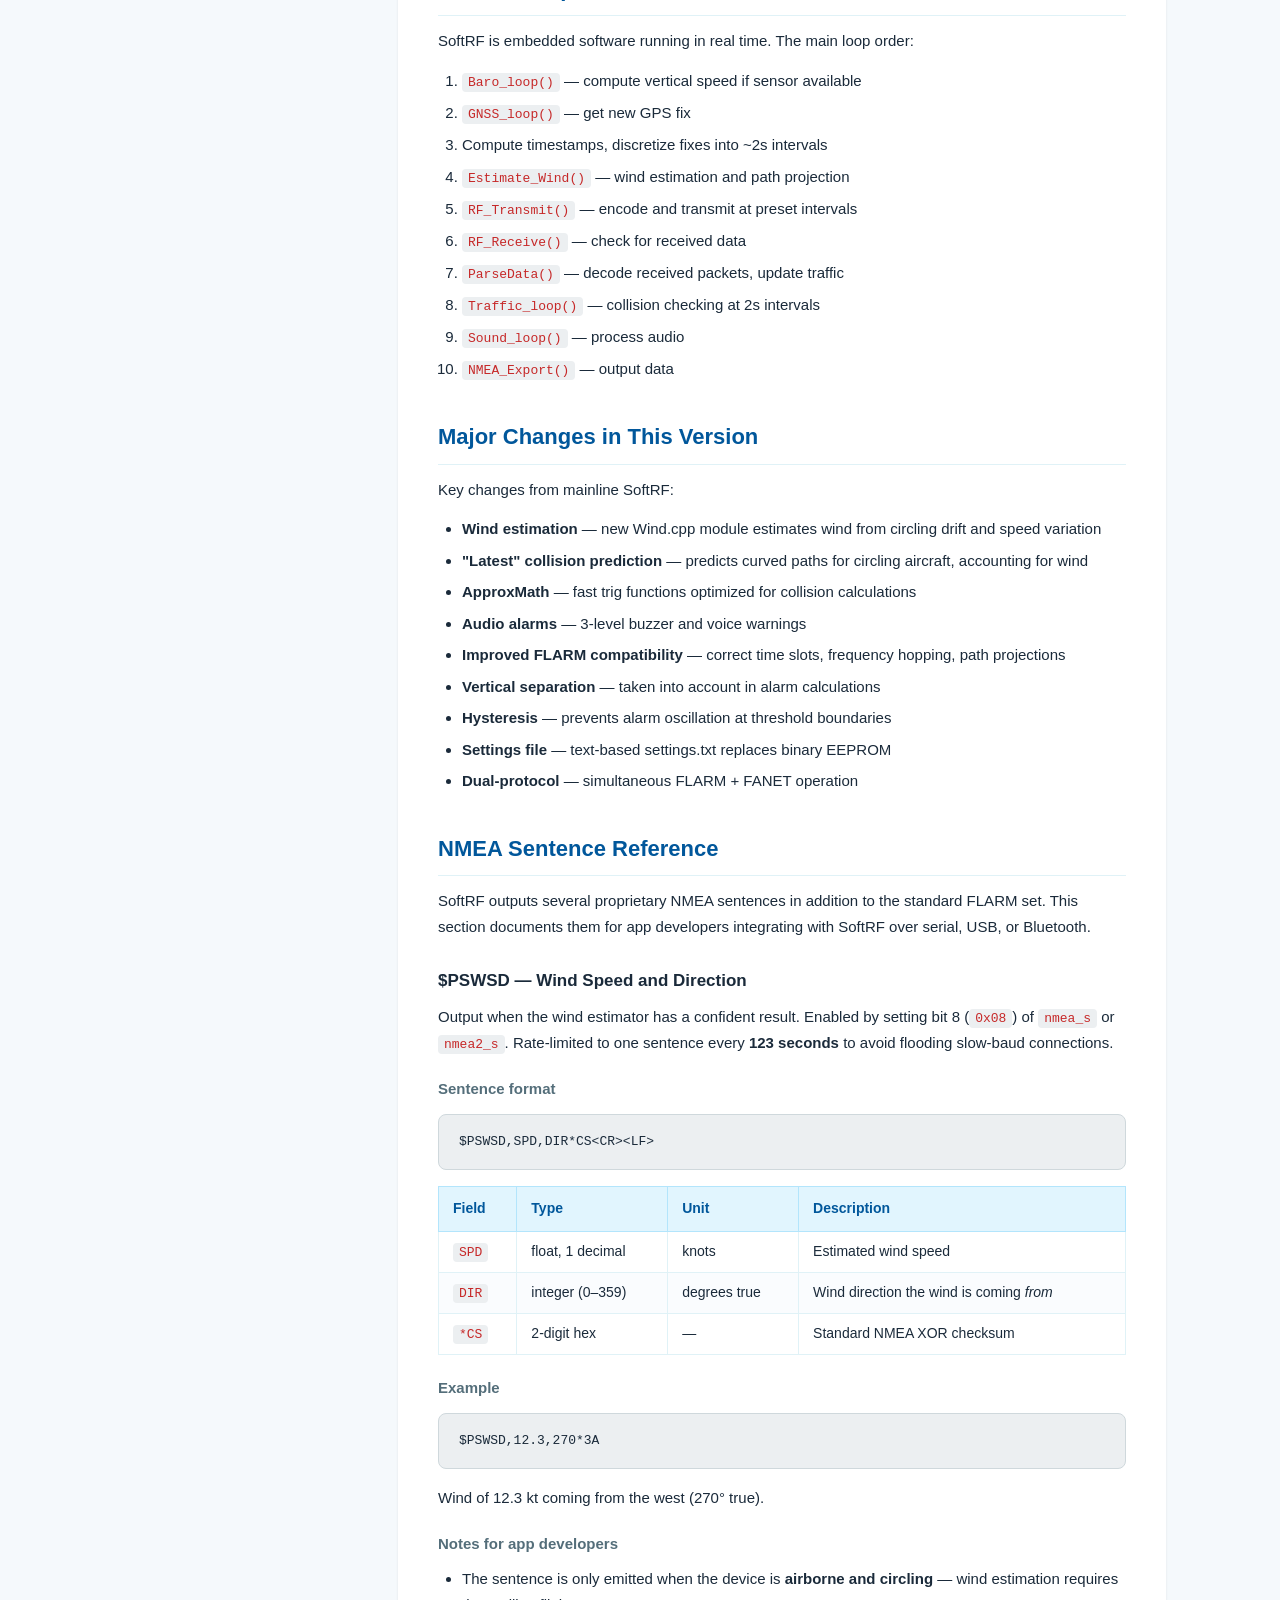
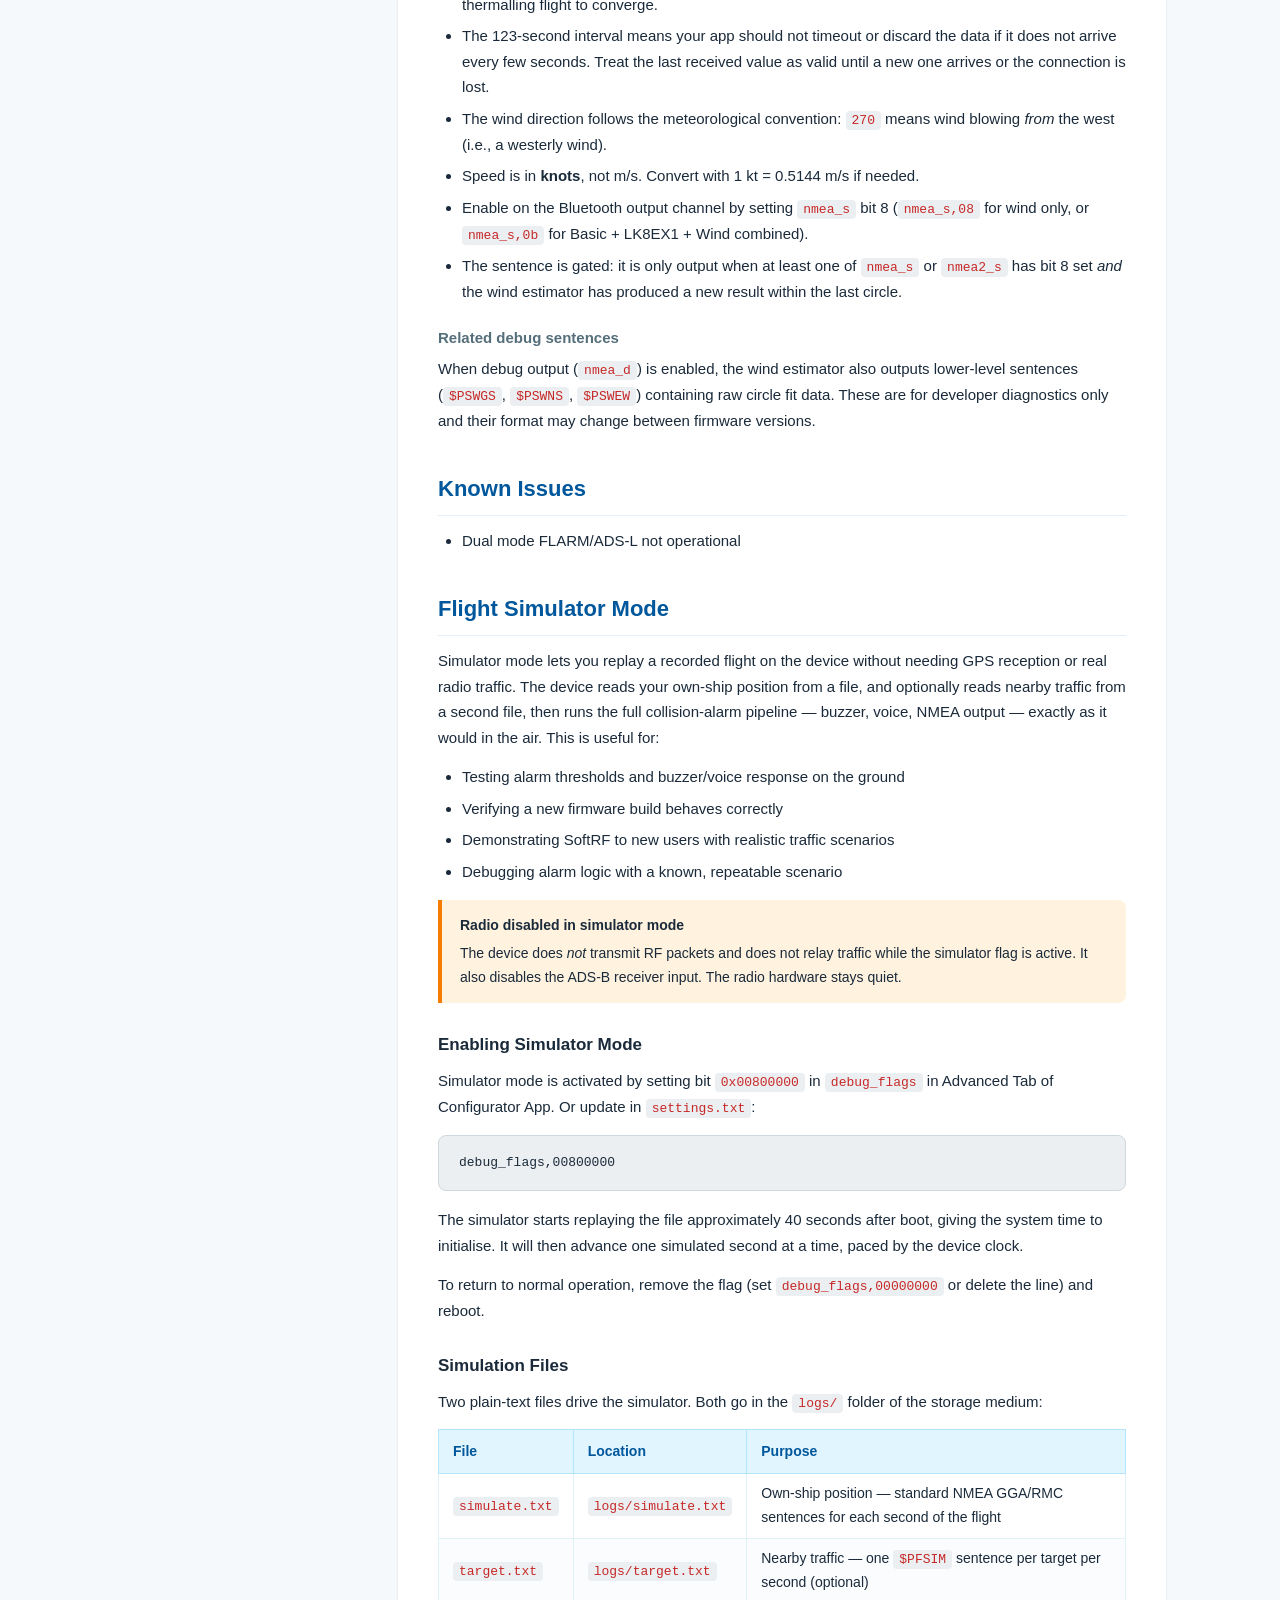
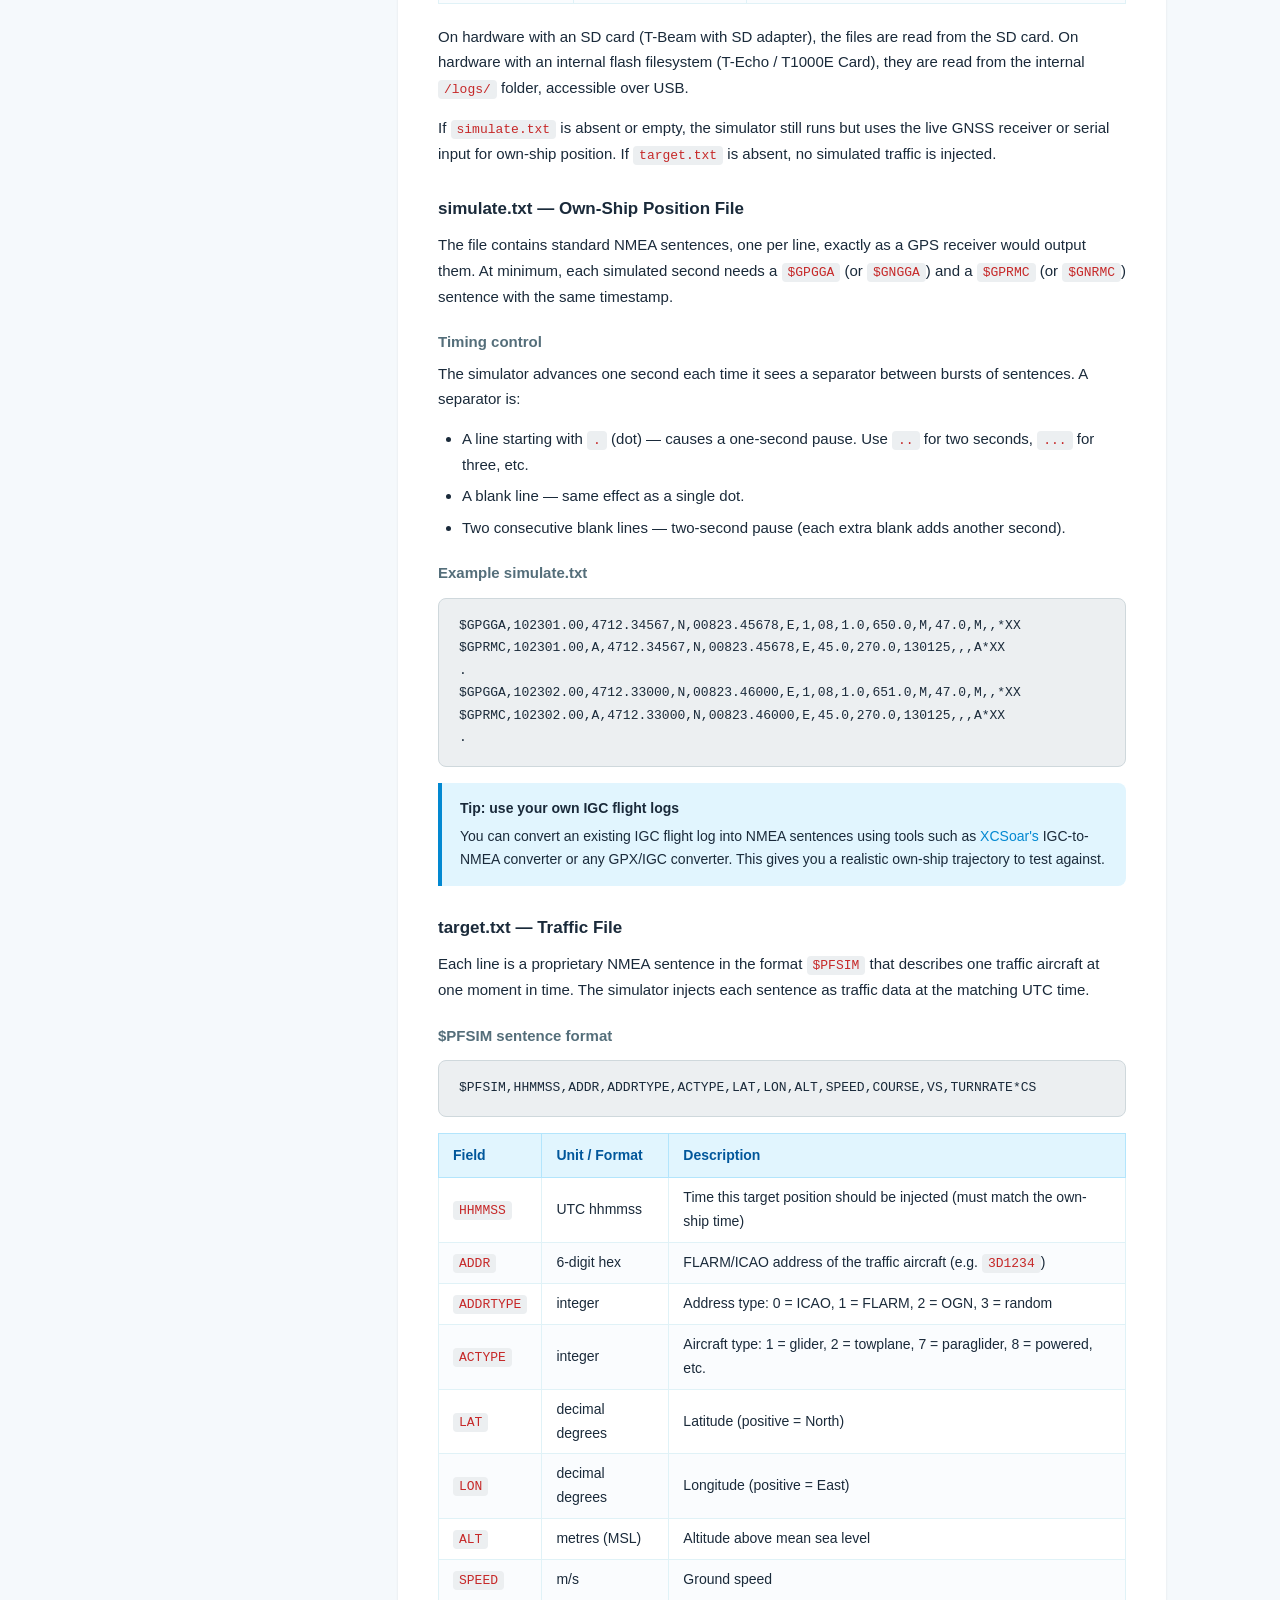
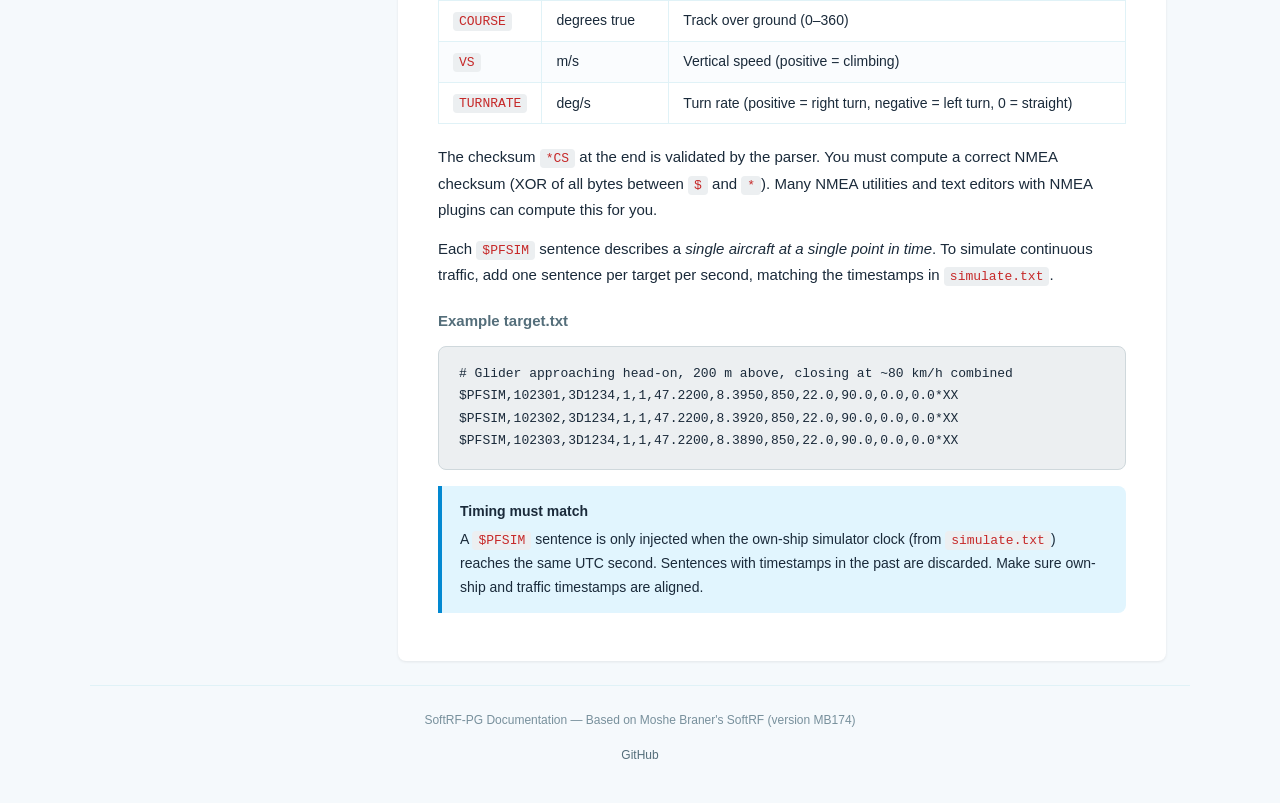
<file: docs/under-the-hood.html>
<!DOCTYPE html>
<html lang="en">
<head>
<meta charset="UTF-8">
<meta name="viewport" content="width=device-width, initial-scale=1.0">
<title>Under the Hood - SoftRF-PG Docs</title>
<link rel="stylesheet" href="css/style.css">
</head>
<body>

<header class="site-header">
  <div class="header-inner">
    <a href="index.html" class="site-title">
      <svg viewBox="0 0 24 24" fill="none" stroke="currentColor" stroke-width="2"><path d="M12 2L2 7l10 5 10-5-10-5z"/><path d="M2 17l10 5 10-5"/><path d="M2 12l10 5 10-5"/></svg>
      SoftRF-PG Docs
    </a>
    <button class="menu-toggle" aria-label="Toggle menu">&#9776;</button>
    <nav class="top-nav">
      <a href="index.html">Home</a>
      <a href="about.html">About SoftRF</a>
      <a href="getting-started.html">Getting Started</a>
      <a href="user-guide.html">T1000E Card User Guide</a>
      <a href="under-the-hood.html" class="active">Under the Hood</a>
      <a href="configurator.html">Configurator</a>
      <a href="alarm-viewer.html">Alarm Viewer</a>
      <a href="faq.html">FAQ</a>
    </nav>
  </div>
</header>

<div class="page-layout">
  <aside class="sidebar">
    <div class="sidebar-inner">
      <div class="sidebar-title">On this page</div>
      <nav class="sidebar-nav">
        <a href="#advanced-settings">Advanced Settings</a>
        <a href="#id-method" class="indent">ID Method</a>
        <a href="#tx-power" class="indent">TX Power</a>
        <a href="#protocols-mixed" class="indent">Alt Protocol</a>
        <a href="#nmea-output" class="indent">NMEA Output</a>
        <a href="#flight-log-settings" class="indent">Flight Log</a>
        <a href="#debug-flags" class="indent">Debug Flags</a>
        <a href="#tbeam-settings">T-Beam Only Settings</a>
        <a href="#techo-settings">T-Echo Only Settings</a>
        <a href="#addons">Add-Ons</a>
        <a href="#sd-adapter" class="indent">SD Card Adapter</a>
        <a href="#gnss-module" class="indent">GNSS Module</a>
        <a href="#adsb-module" class="indent">ADS-B Module</a>
        <a href="#data-bridging">Data Bridging</a>
        <a href="#tips-tricks">Tips and Tricks</a>
        <a href="#protocol-choices">Protocol Choices</a>
        <a href="#air-relay">Air Relay</a>
        <a href="#test-mode">Test Mode</a>
        <a href="#nmea-settings">Settings via NMEA</a>
        <a href="#operation-details">Details of Operation</a>
        <a href="#major-changes">Major Changes</a>
        <a href="#nmea-sentences">NMEA Sentence Reference</a>
        <a href="#pswsd" class="indent">$PSWSD Wind</a>
        <a href="#known-issues">Known Issues</a>
        <a href="#compiling">Compiling SoftRF</a>
        <a href="#simulator">Flight Simulator</a>
        <a href="#sim-enable" class="indent">Enabling</a>
        <a href="#sim-files" class="indent">Simulation Files</a>
        <a href="#sim-format-gnss" class="indent">simulate.txt Format</a>
        <a href="#sim-format-target" class="indent">target.txt Format</a>
      </nav>
    </div>
  </aside>

  <main class="main-content">
    <div class="content-card">

      <h1>Under the Hood</h1>
      <p style="color: var(--text-secondary); margin-bottom: 24px;">Advanced settings, protocol details. &mdash; updated May 06, 2026 for version VB008</p>

      <h2 id="advanced-settings">Advanced Settings</h2>

      <h3 id="id-method">id_method &mdash; Address Type</h3>
      <p>Declares the transmitted 6-hex-digit ID type:</p>
      <table>
        <thead><tr><th>Value</th><th>Meaning</th></tr></thead>
        <tbody>
          <tr><td>0</td><td>Random (changes every few minutes)</td></tr>
          <tr><td>1</td><td>ICAO ID</td></tr>
          <tr><td>2</td><td>Device ID (starts with "8")</td></tr>
          <tr><td>3</td><td>Anonymous (random but fixed for flight)</td></tr>
          <tr><td>7</td><td>Override (transmits entered ID, marked as device ID)</td></tr>
        </tbody>
      </table>

      <h3>ignore_id &mdash; Aircraft ID to Ignore</h3>
      <p>Enter a 6-hex-digit ID to exclude from traffic reports and collision warnings. E.g., your towplane. Leave as <code>000000</code> to disable.</p>

      <h3>follow_id &mdash; Aircraft ID to Follow</h3>
      <p>Prioritize a specific aircraft in traffic reports, e.g., your flying buddy. Leave as <code>000000</code> to disable.</p>

      <h3 id="tx-power">tx_power &mdash; Transmit Power</h3>
      <table>
        <thead><tr><th>Value</th><th>Power</th><th>Use Case</th></tr></thead>
        <tbody>
          <tr><td>0</td><td>Off (receive only)</td><td>Ground station, second device in same aircraft</td></tr>
          <tr><td>1</td><td>2 mW (low)</td><td>Short-range testing</td></tr>
          <tr><td>2</td><td>Full (&le;100 mW)</td><td>Normal operation (default)</td></tr>
        </tbody>
      </table>

      <h3 id="protocols-mixed">altprotocol &mdash; Alternate Protocol</h3>
      <p>Set to 1 (OGNTP), 6 (Legacy), 7 (Latest) or 8 (ADS-L) to transmit in an alternative protocol once every 4 seconds. Can mix Latest/ADS-L with FANET or P3I using time-slicing.</p>

      <h3>flr_adsl &mdash; Dual Protocol Reception</h3>
      <p>If set to 1, enables simultaneous Latest+ADS-L reception in compatible dual-protocol modes.</p>

      <h3 id="nmea-output">NMEA Output Settings</h3>
      <p>Output destinations (<code>nmea_out</code>, <code>nmea_out2</code>):</p>
      <table>
        <thead><tr><th>Code</th><th>Destination</th></tr></thead>
        <tbody>
          <tr><td>0</td><td>Off</td></tr>
          <tr><td>1</td><td>Main serial</td></tr>
          <tr><td>2</td><td>UDP (WiFi)</td></tr>
          <tr><td>3</td><td>TCP (WiFi)</td></tr>
          <tr><td>4</td><td>USB</td></tr>
          <tr><td>5</td><td>Bluetooth</td></tr>
          <tr><td>6</td><td>Aux serial</td></tr>
        </tbody>
      </table>

      <p>Sentence type bitfields (<code>nmea_g</code>, <code>nmea_s</code>, <code>nmea_t</code>, <code>nmea_e</code>):</p>
      <ul>
        <li><code>nmea_g</code>: 1=basic(GGA+RMC), 2=GSA, 4=GST, 8=GSV, F=all</li>
        <li><code>nmea_s</code>: 1=Basic (PGRMZ), 2=LK8EX1, 8=Wind ($PSWSD) &mdash; bits are independent and combinable</li>
        <li><code>nmea_t</code>: 1=PFLAU+PFLAA, 8=PFLAJ, 9=both</li>
        <li><code>nmea_e</code>: 1=tunnel from connected devices, 2=generated (strobe, alarm)</li>
      </ul>

      <h3 id="flight-log-settings">Flight Logging Settings</h3>
      <table>
        <thead><tr><th>Setting</th><th>Description</th></tr></thead>
        <tbody>
          <tr><td><code>logflight</code></td><td>0=off, 1=always, 2=airborne, 3=airborne+traffic</td></tr>
          <tr><td><code>loginterval</code></td><td>Seconds between fixes (1-155)</td></tr>
          <tr><td><code>compflash</code></td><td>0=uncompressed, 1=compressed IGZ format</td></tr>
          <tr><td><code>alarmlog</code></td><td>0=off, 1=log alarm events to alarmlog.txt</td></tr>
        </tbody>
      </table>

      <h3>Other Settings</h3>
      <table>
        <thead><tr><th>Setting</th><th>Description</th></tr></thead>
        <tbody>
          <tr><td><code>hrange</code></td><td>Horizontal reporting range (km)</td></tr>
          <tr><td><code>vrange</code></td><td>Vertical reporting range (hundreds of meters)</td></tr>
          <tr><td><code>relay</code></td><td>0=off, 1=landed-out, 2=all traffic, 3=relay-only</td></tr>
          <tr><td><code>expire</code></td><td>Seconds to keep reporting lost traffic (1-30, default=5)</td></tr>
          <tr><td><code>baud_rate</code></td><td>1=4800, 2=9600, 3=19200, 4=38400, 5=57600, 6=115200</td></tr>
        </tbody>
      </table>


      <h3 id="debug-flags">debug_flags &mdash; Debug Bitmask</h3>
      <p>A 24-bit hex value. Each bit enables a specific category of serial console output. Bits can be combined; e.g. <code>000018</code> = DEEPER + LEGACY.</p>
      <table>
        <thead><tr><th>Hex</th><th>Name</th><th>What it enables</th></tr></thead>
        <tbody>
          <tr><td><code>000001</code></td><td>WIND</td><td>Wind calculation serial output</td></tr>
          <tr><td><code>000002</code></td><td>PROJECTION</td><td>Wind projection / track extrapolation output</td></tr>
          <tr><td><code>000004</code></td><td>ALARM</td><td>Alarm calculation detail (requires nmea_d=1)</td></tr>
          <tr><td><code>000008</code></td><td>LEGACY</td><td>Raw FLARM/Latest packet hex dump on RX &amp; TX</td></tr>
          <tr><td><code>000010</code></td><td>DEEPER</td><td>RF slot timing, RX/TX sizes, LR1110 packet detail</td></tr>
          <tr><td><code>000020</code></td><td>DEEPER2</td><td>Traffic helper internals, GNS5892 ADS-B detail</td></tr>
          <tr><td><code>000040</code></td><td>BLE_TX</td><td>Log every BLE NUS sentence sent (serial console)</td></tr>
          <tr><td><code>000800</code></td><td>RELAY</td><td>Force relay of all traffic (ignores no_track flag, testing only)</td></tr>
          <tr><td><code>800000</code></td><td>SIMULATE</td><td>Replay SIM file instead of live GNSS &mdash; see <a href="#simulator">Flight Simulator</a></td></tr>
        </tbody>
      </table>
      <p>Common combinations:</p>
      <table>
        <thead><tr><th>Value</th><th>What you get</th></tr></thead>
        <tbody>
          <tr><td><code>000010</code></td><td>RF slot timing only</td></tr>
          <tr><td><code>000017</code></td><td>RF timing + Legacy packet dump + Alarm + Wind</td></tr>
          <tr><td><code>000040</code></td><td>BLE TX log only</td></tr>
          <tr><td><code>000050</code></td><td>BLE TX log + RF timing</td></tr>
          <tr><td><code>800000</code></td><td>Flight simulator</td></tr>
        </tbody>
      </table>

      <h2 id="techo-settings">T-Echo Only Settings</h2>
      <table>
        <thead><tr><th>Setting</th><th>Description</th></tr></thead>
        <tbody>
          <tr><td><code>epd_units</code></td><td>0=metric, 1=imperial, 2=mixed</td></tr>
          <tr><td><code>epd_zoom</code></td><td>Default zoom level</td></tr>
          <tr><td><code>epd_rotate</code></td><td>Display direction</td></tr>
          <tr><td><code>epd_orient</code></td><td>Track up or North up</td></tr>
          <tr><td><code>epd_vmode</code></td><td>Default view: 0=status, 1=radar, 2=text</td></tr>
        </tbody>
      </table>


      <h2 id="protocol-choices">Protocol Choices</h2>
      <h3>Single Protocols</h3>
      <ul>
        <li><strong>Latest</strong> &mdash; compatible with new FLARM (2024+), recommended</li>
        <li><strong>Legacy</strong> &mdash; old FLARM, not recommended</li>
        <li><strong>ADS-L</strong> &mdash; e-conspicuity</li>
        <li><strong>OGNTP</strong> &mdash; OGN tracking</li>
        <li><strong>FANET</strong> &mdash; paraglider network</li>
        <li><strong>P3I</strong> &mdash; PilotAware</li>
      </ul>

      <h3>Mixed Protocols (examples)</h3>
      <table>
        <thead><tr><th>Combination</th><th>Behavior</th></tr></thead>
        <tbody>
          <tr><td>Latest + ADS-L</td><td>TX/RX Latest, TX ADSL every 4s in slot 0</td></tr>
          <tr><td>Latest + OGNTP</td><td>TX/RX Latest, TX OGNTP every 4s</td></tr>
          <tr><td>Latest + FANET</td><td>Time-sliced: slot 0 = Latest, slot 1 = FANET</td></tr>
          <tr><td>Latest + P3I</td><td>Time-sliced: slot 0 = Latest, slot 1 = P3I</td></tr>
          <tr><td>FANET + ADS-L</td><td>Time-sliced: slot 0 = ADS-L, slot 1 = FANET</td></tr>
        </tbody>
      </table>
      <p>With <code>flr_adsl=1</code>, slot 0 uses simultaneous FLR+ADSL dual reception in most modes.</p>

      <h2 id="nmea-settings">Settings via NMEA</h2>
      <p>Settings can be changed via NMEA commands through USB or Bluetooth terminal:</p>
      <ul>
        <li><code>$PSRFS,?*57</code> &mdash; list all settings</li>
        <li><code>$PSRFS,0,label,?</code> &mdash; query one setting</li>
        <li><code>$PSRFS,0,label,value</code> &mdash; change one setting</li>
        <li><code>$PSRFC,SAV*3C</code> &mdash; save and reboot</li>
      </ul>

      <h2 id="operation-details">Details of Operation</h2>
      <p>SoftRF is embedded software running in real time. The main loop order:</p>
      <ol>
        <li><code>Baro_loop()</code> &mdash; compute vertical speed if sensor available</li>
        <li><code>GNSS_loop()</code> &mdash; get new GPS fix</li>
        <li>Compute timestamps, discretize fixes into ~2s intervals</li>
        <li><code>Estimate_Wind()</code> &mdash; wind estimation and path projection</li>
        <li><code>RF_Transmit()</code> &mdash; encode and transmit at preset intervals</li>
        <li><code>RF_Receive()</code> &mdash; check for received data</li>
        <li><code>ParseData()</code> &mdash; decode received packets, update traffic</li>
        <li><code>Traffic_loop()</code> &mdash; collision checking at 2s intervals</li>
        <li><code>Sound_loop()</code> &mdash; process audio</li>
        <li><code>NMEA_Export()</code> &mdash; output data</li>
      </ol>

      <h2 id="major-changes">Major Changes in This Version</h2>
      <p>Key changes from mainline SoftRF:</p>
      <ul>
        <li><strong>Wind estimation</strong> &mdash; new Wind.cpp module estimates wind from circling drift and speed variation</li>
        <li><strong>"Latest" collision prediction</strong> &mdash; predicts curved paths for circling aircraft, accounting for wind</li>
        <li><strong>ApproxMath</strong> &mdash; fast trig functions optimized for collision calculations</li>
        <li><strong>Audio alarms</strong> &mdash; 3-level buzzer and voice warnings</li>
        <li><strong>Improved FLARM compatibility</strong> &mdash; correct time slots, frequency hopping, path projections</li>
        <li><strong>Vertical separation</strong> &mdash; taken into account in alarm calculations</li>
        <li><strong>Hysteresis</strong> &mdash; prevents alarm oscillation at threshold boundaries</li>
        <li><strong>Settings file</strong> &mdash; text-based settings.txt replaces binary EEPROM</li>
        <li><strong>Dual-protocol</strong> &mdash; simultaneous FLARM + FANET operation</li>
      </ul>

      <h2 id="nmea-sentences">NMEA Sentence Reference</h2>
      <p>SoftRF outputs several proprietary NMEA sentences in addition to the standard FLARM set. This section documents them for app developers integrating with SoftRF over serial, USB, or Bluetooth.</p>

      <h3 id="pswsd">$PSWSD &mdash; Wind Speed and Direction</h3>
      <p>Output when the wind estimator has a confident result. Enabled by setting bit&nbsp;8 (<code>0x08</code>) of <code>nmea_s</code> or <code>nmea2_s</code>. Rate-limited to one sentence every <strong>123 seconds</strong> to avoid flooding slow-baud connections.</p>

      <h4>Sentence format</h4>
      <pre><code>$PSWSD,SPD,DIR*CS&lt;CR&gt;&lt;LF&gt;</code></pre>

      <table>
        <thead><tr><th>Field</th><th>Type</th><th>Unit</th><th>Description</th></tr></thead>
        <tbody>
          <tr><td><code>SPD</code></td><td>float, 1 decimal</td><td>knots</td><td>Estimated wind speed</td></tr>
          <tr><td><code>DIR</code></td><td>integer (0&ndash;359)</td><td>degrees true</td><td>Wind direction the wind is coming <em>from</em></td></tr>
          <tr><td><code>*CS</code></td><td>2-digit hex</td><td>&mdash;</td><td>Standard NMEA XOR checksum</td></tr>
        </tbody>
      </table>

      <h4>Example</h4>
      <pre><code>$PSWSD,12.3,270*3A</code></pre>
      <p>Wind of 12.3&nbsp;kt coming from the west (270&deg; true).</p>

      <h4>Notes for app developers</h4>
      <ul>
        <li>The sentence is only emitted when the device is <strong>airborne and circling</strong> — wind estimation requires thermalling flight to converge.</li>
        <li>The 123-second interval means your app should not timeout or discard the data if it does not arrive every few seconds. Treat the last received value as valid until a new one arrives or the connection is lost.</li>
        <li>The wind direction follows the meteorological convention: <code>270</code> means wind blowing <em>from</em> the west (i.e., a westerly wind).</li>
        <li>Speed is in <strong>knots</strong>, not m/s. Convert with 1&nbsp;kt&nbsp;= 0.5144&nbsp;m/s if needed.</li>
        <li>Enable on the Bluetooth output channel by setting <code>nmea_s</code> bit 8 (<code>nmea_s,08</code> for wind only, or <code>nmea_s,0b</code> for Basic + LK8EX1 + Wind combined).</li>
        <li>The sentence is gated: it is only output when at least one of <code>nmea_s</code> or <code>nmea2_s</code> has bit 8 set <em>and</em> the wind estimator has produced a new result within the last circle.</li>
      </ul>

      <h4>Related debug sentences</h4>
      <p>When debug output (<code>nmea_d</code>) is enabled, the wind estimator also outputs lower-level sentences (<code>$PSWGS</code>, <code>$PSWNS</code>, <code>$PSWEW</code>) containing raw circle fit data. These are for developer diagnostics only and their format may change between firmware versions.</p>

      <h2 id="known-issues">Known Issues</h2>
      <ul>
        <li>Dual mode FLARM/ADS-L not operational</li>

      </ul>

      <h2 id="simulator">Flight Simulator Mode</h2>
      <p>Simulator mode lets you replay a recorded flight on the device without needing GPS reception or real radio traffic. The device reads your own-ship position from a file, and optionally reads nearby traffic from a second file, then runs the full collision-alarm pipeline — buzzer, voice, NMEA output — exactly as it would in the air. This is useful for:</p>
      <ul>
        <li>Testing alarm thresholds and buzzer/voice response on the ground</li>
        <li>Verifying a new firmware build behaves correctly</li>
        <li>Demonstrating SoftRF to new users with realistic traffic scenarios</li>
        <li>Debugging alarm logic with a known, repeatable scenario</li>
      </ul>

      <div class="info-box warning">
        <strong>Radio disabled in simulator mode</strong>
        The device does <em>not</em> transmit RF packets and does not relay traffic while the simulator flag is active. It also disables the ADS-B receiver input. The radio hardware stays quiet.
      </div>

      <h3 id="sim-enable">Enabling Simulator Mode</h3>
      <p>Simulator mode is activated by setting bit <code>0x00800000</code> in <code>debug_flags</code> in Advanced Tab of Configurator App. Or update in  <code>settings.txt</code>:</p>
      <pre><code>debug_flags,00800000</code></pre>
      <p>The simulator starts replaying the file approximately 40 seconds after boot, giving the system time to initialise. It will then advance one simulated second at a time, paced by the device clock.</p>
      <p>To return to normal operation, remove the flag (set <code>debug_flags,00000000</code> or delete the line) and reboot.</p>

      <h3 id="sim-files">Simulation Files</h3>
      <p>Two plain-text files drive the simulator. Both go in the <code>logs/</code> folder of the storage medium:</p>
      <table>
        <thead><tr><th>File</th><th>Location</th><th>Purpose</th></tr></thead>
        <tbody>
          <tr>
            <td><code>simulate.txt</code></td>
            <td><code>logs/simulate.txt</code></td>
            <td>Own-ship position — standard NMEA GGA/RMC sentences for each second of the flight</td>
          </tr>
          <tr>
            <td><code>target.txt</code></td>
            <td><code>logs/target.txt</code></td>
            <td>Nearby traffic — one <code>$PFSIM</code> sentence per target per second (optional)</td>
          </tr>
        </tbody>
      </table>
      <p>On hardware with an SD card (T-Beam with SD adapter), the files are read from the SD card. On hardware with an internal flash filesystem (T-Echo / T1000E Card), they are read from the internal <code>/logs/</code> folder, accessible over USB.</p>
      <p>If <code>simulate.txt</code> is absent or empty, the simulator still runs but uses the live GNSS receiver or serial input for own-ship position. If <code>target.txt</code> is absent, no simulated traffic is injected.</p>

      <h3 id="sim-format-gnss">simulate.txt &mdash; Own-Ship Position File</h3>
      <p>The file contains standard NMEA sentences, one per line, exactly as a GPS receiver would output them. At minimum, each simulated second needs a <code>$GPGGA</code> (or <code>$GNGGA</code>) and a <code>$GPRMC</code> (or <code>$GNRMC</code>) sentence with the same timestamp.</p>

      <h4>Timing control</h4>
      <p>The simulator advances one second each time it sees a separator between bursts of sentences. A separator is:</p>
      <ul>
        <li>A line starting with <code>.</code> (dot) &mdash; causes a one-second pause. Use <code>..</code> for two seconds, <code>...</code> for three, etc.</li>
        <li>A blank line &mdash; same effect as a single dot.</li>
        <li>Two consecutive blank lines &mdash; two-second pause (each extra blank adds another second).</li>
      </ul>

      <h4>Example simulate.txt</h4>
      <pre><code>$GPGGA,102301.00,4712.34567,N,00823.45678,E,1,08,1.0,650.0,M,47.0,M,,*XX
$GPRMC,102301.00,A,4712.34567,N,00823.45678,E,45.0,270.0,130125,,,A*XX
.
$GPGGA,102302.00,4712.33000,N,00823.46000,E,1,08,1.0,651.0,M,47.0,M,,*XX
$GPRMC,102302.00,A,4712.33000,N,00823.46000,E,45.0,270.0,130125,,,A*XX
.
</code></pre>
      <div class="info-box">
        <strong>Tip: use your own IGC flight logs</strong>
        You can convert an existing IGC flight log into NMEA sentences using tools such as <a href="https://xcsoar.org/">XCSoar's</a> IGC-to-NMEA converter or any GPX/IGC converter. This gives you a realistic own-ship trajectory to test against.
      </div>

      <h3 id="sim-format-target">target.txt &mdash; Traffic File</h3>
      <p>Each line is a proprietary NMEA sentence in the format <code>$PFSIM</code> that describes one traffic aircraft at one moment in time. The simulator injects each sentence as traffic data at the matching UTC time.</p>

      <h4>$PFSIM sentence format</h4>
      <pre><code>$PFSIM,HHMMSS,ADDR,ADDRTYPE,ACTYPE,LAT,LON,ALT,SPEED,COURSE,VS,TURNRATE*CS</code></pre>
      <table>
        <thead><tr><th>Field</th><th>Unit / Format</th><th>Description</th></tr></thead>
        <tbody>
          <tr><td><code>HHMMSS</code></td><td>UTC hhmmss</td><td>Time this target position should be injected (must match the own-ship time)</td></tr>
          <tr><td><code>ADDR</code></td><td>6-digit hex</td><td>FLARM/ICAO address of the traffic aircraft (e.g. <code>3D1234</code>)</td></tr>
          <tr><td><code>ADDRTYPE</code></td><td>integer</td><td>Address type: 0 = ICAO, 1 = FLARM, 2 = OGN, 3 = random</td></tr>
          <tr><td><code>ACTYPE</code></td><td>integer</td><td>Aircraft type: 1 = glider, 2 = towplane, 7 = paraglider, 8 = powered, etc.</td></tr>
          <tr><td><code>LAT</code></td><td>decimal degrees</td><td>Latitude (positive = North)</td></tr>
          <tr><td><code>LON</code></td><td>decimal degrees</td><td>Longitude (positive = East)</td></tr>
          <tr><td><code>ALT</code></td><td>metres (MSL)</td><td>Altitude above mean sea level</td></tr>
          <tr><td><code>SPEED</code></td><td>m/s</td><td>Ground speed</td></tr>
          <tr><td><code>COURSE</code></td><td>degrees true</td><td>Track over ground (0&ndash;360)</td></tr>
          <tr><td><code>VS</code></td><td>m/s</td><td>Vertical speed (positive = climbing)</td></tr>
          <tr><td><code>TURNRATE</code></td><td>deg/s</td><td>Turn rate (positive = right turn, negative = left turn, 0 = straight)</td></tr>
        </tbody>
      </table>
      <p>The checksum <code>*CS</code> at the end is validated by the parser. You must compute a correct NMEA checksum (XOR of all bytes between <code>$</code> and <code>*</code>). Many NMEA utilities and text editors with NMEA plugins can compute this for you.</p>
      <p>Each <code>$PFSIM</code> sentence describes a <em>single aircraft at a single point in time</em>. To simulate continuous traffic, add one sentence per target per second, matching the timestamps in <code>simulate.txt</code>.</p>

      <h4>Example target.txt</h4>
      <pre><code># Glider approaching head-on, 200 m above, closing at ~80 km/h combined
$PFSIM,102301,3D1234,1,1,47.2200,8.3950,850,22.0,90.0,0.0,0.0*XX
$PFSIM,102302,3D1234,1,1,47.2200,8.3920,850,22.0,90.0,0.0,0.0*XX
$PFSIM,102303,3D1234,1,1,47.2200,8.3890,850,22.0,90.0,0.0,0.0*XX
</code></pre>
      <div class="info-box">
        <strong>Timing must match</strong>
        A <code>$PFSIM</code> sentence is only injected when the own-ship simulator clock (from <code>simulate.txt</code>) reaches the same UTC second. Sentences with timestamps in the past are discarded. Make sure own-ship and traffic timestamps are aligned.
      </div>

    </div>
  </main>
</div>

<a href="#" class="back-to-top" aria-label="Back to top">&uarr;</a>

<footer class="site-footer">
  <p>SoftRF-PG Documentation &mdash; Based on Moshe Braner's SoftRF (version MB174)</p>
  <p><a href="https://github.com/slash-bit/SoftRF-PG">GitHub</a></p>
</footer>

<script src="js/main.js"></script>
</body>
</html>
</file>
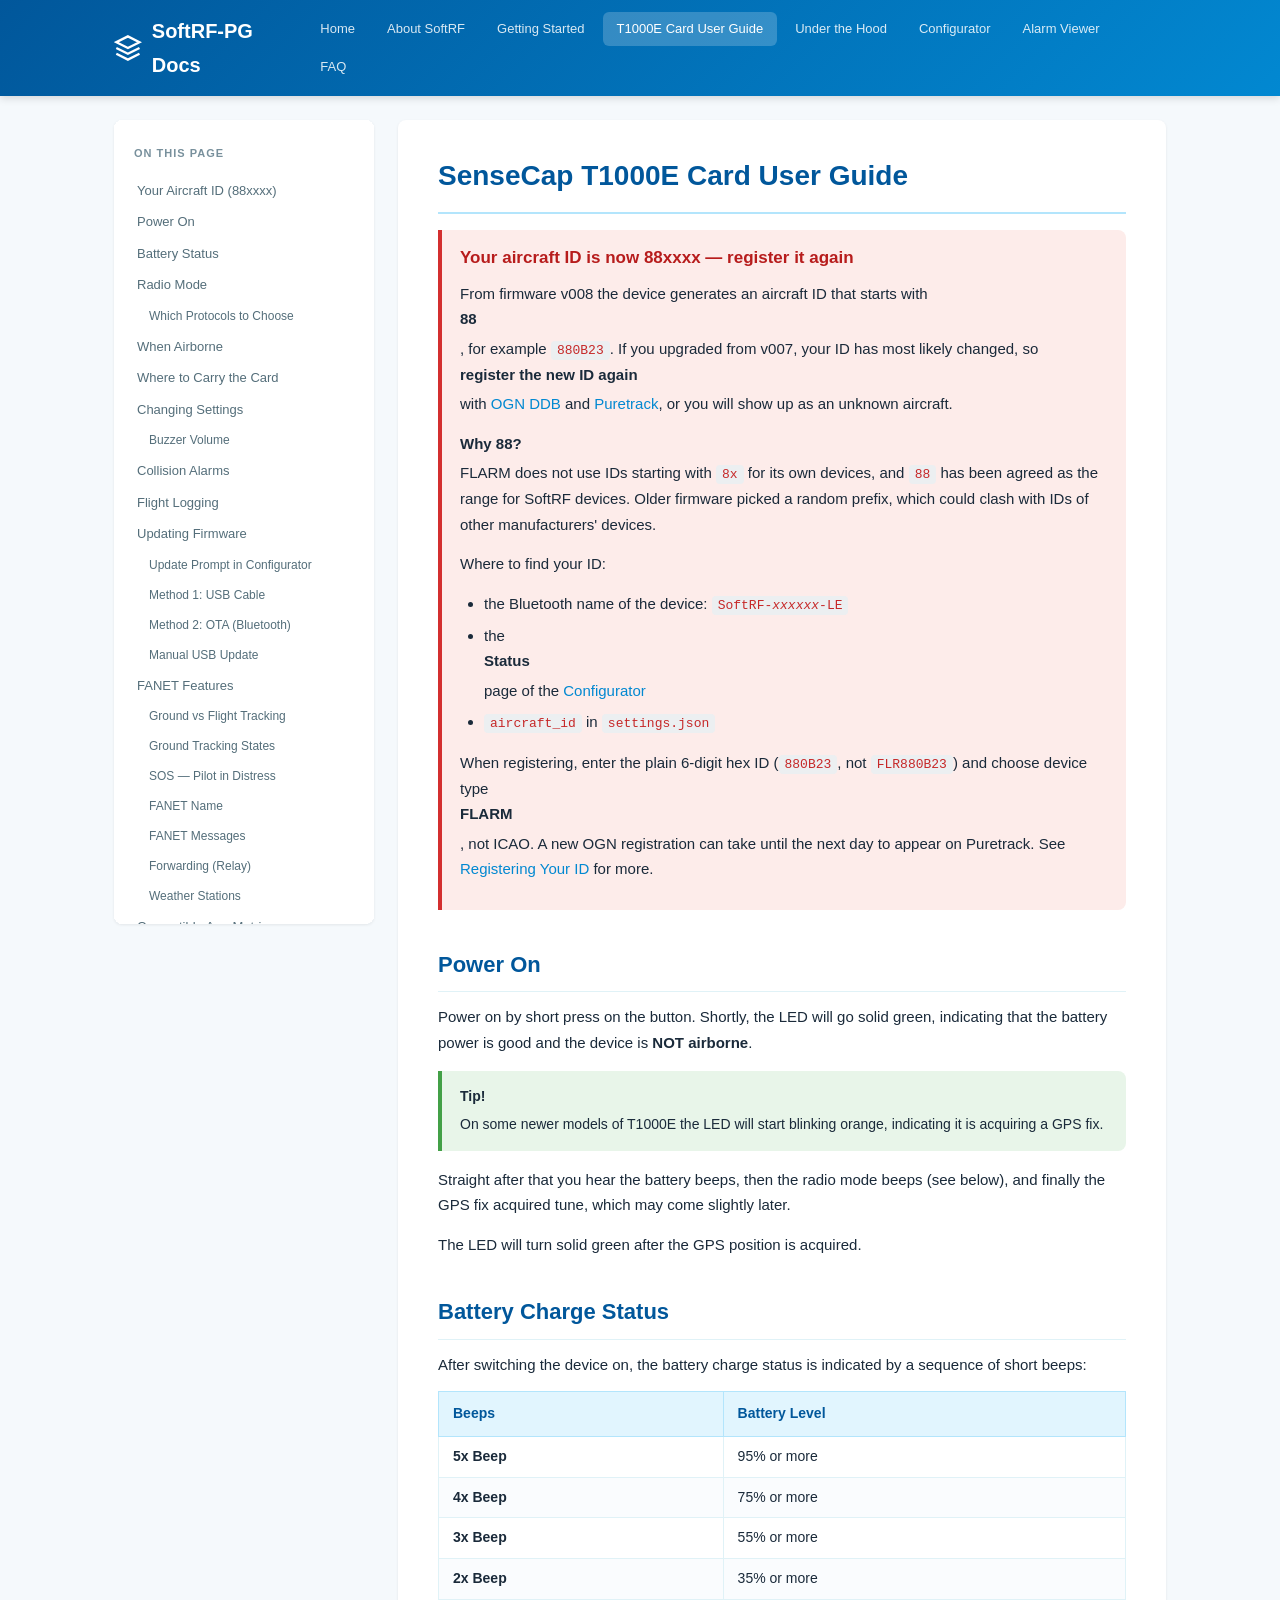
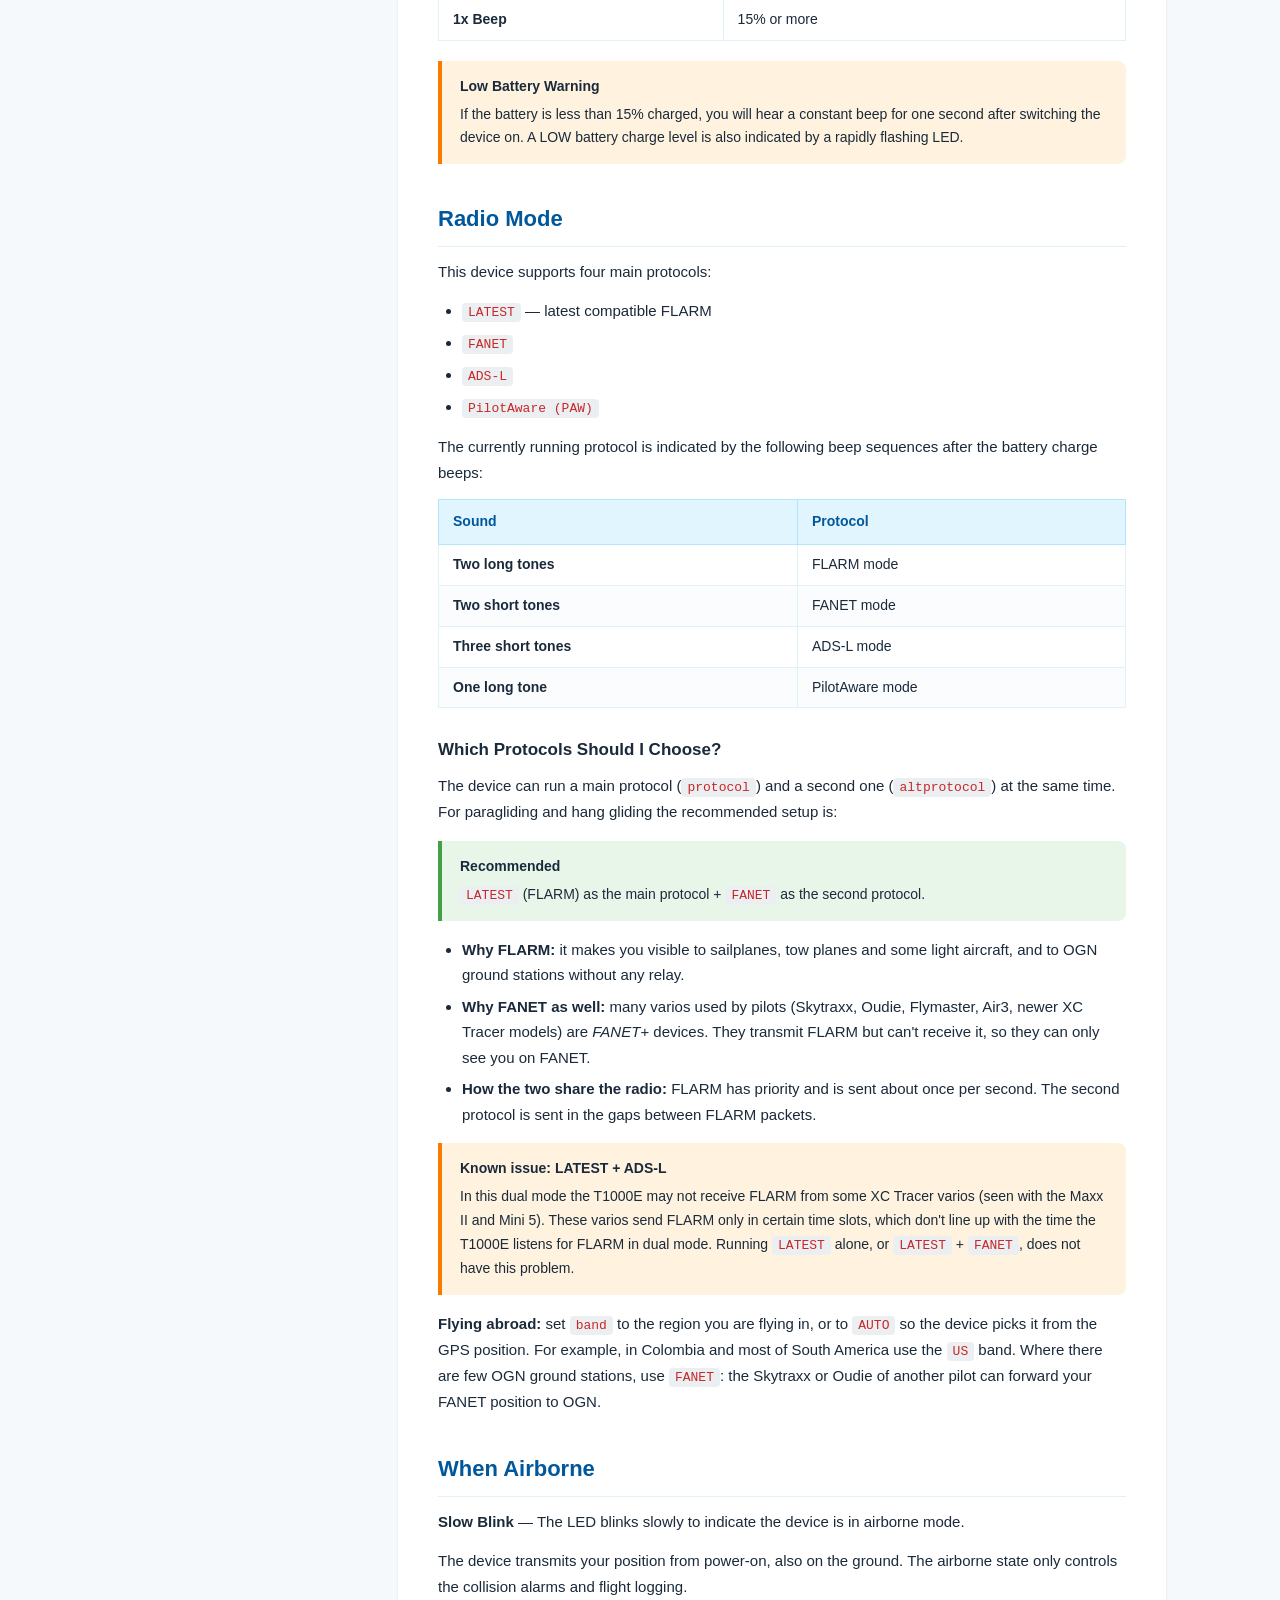
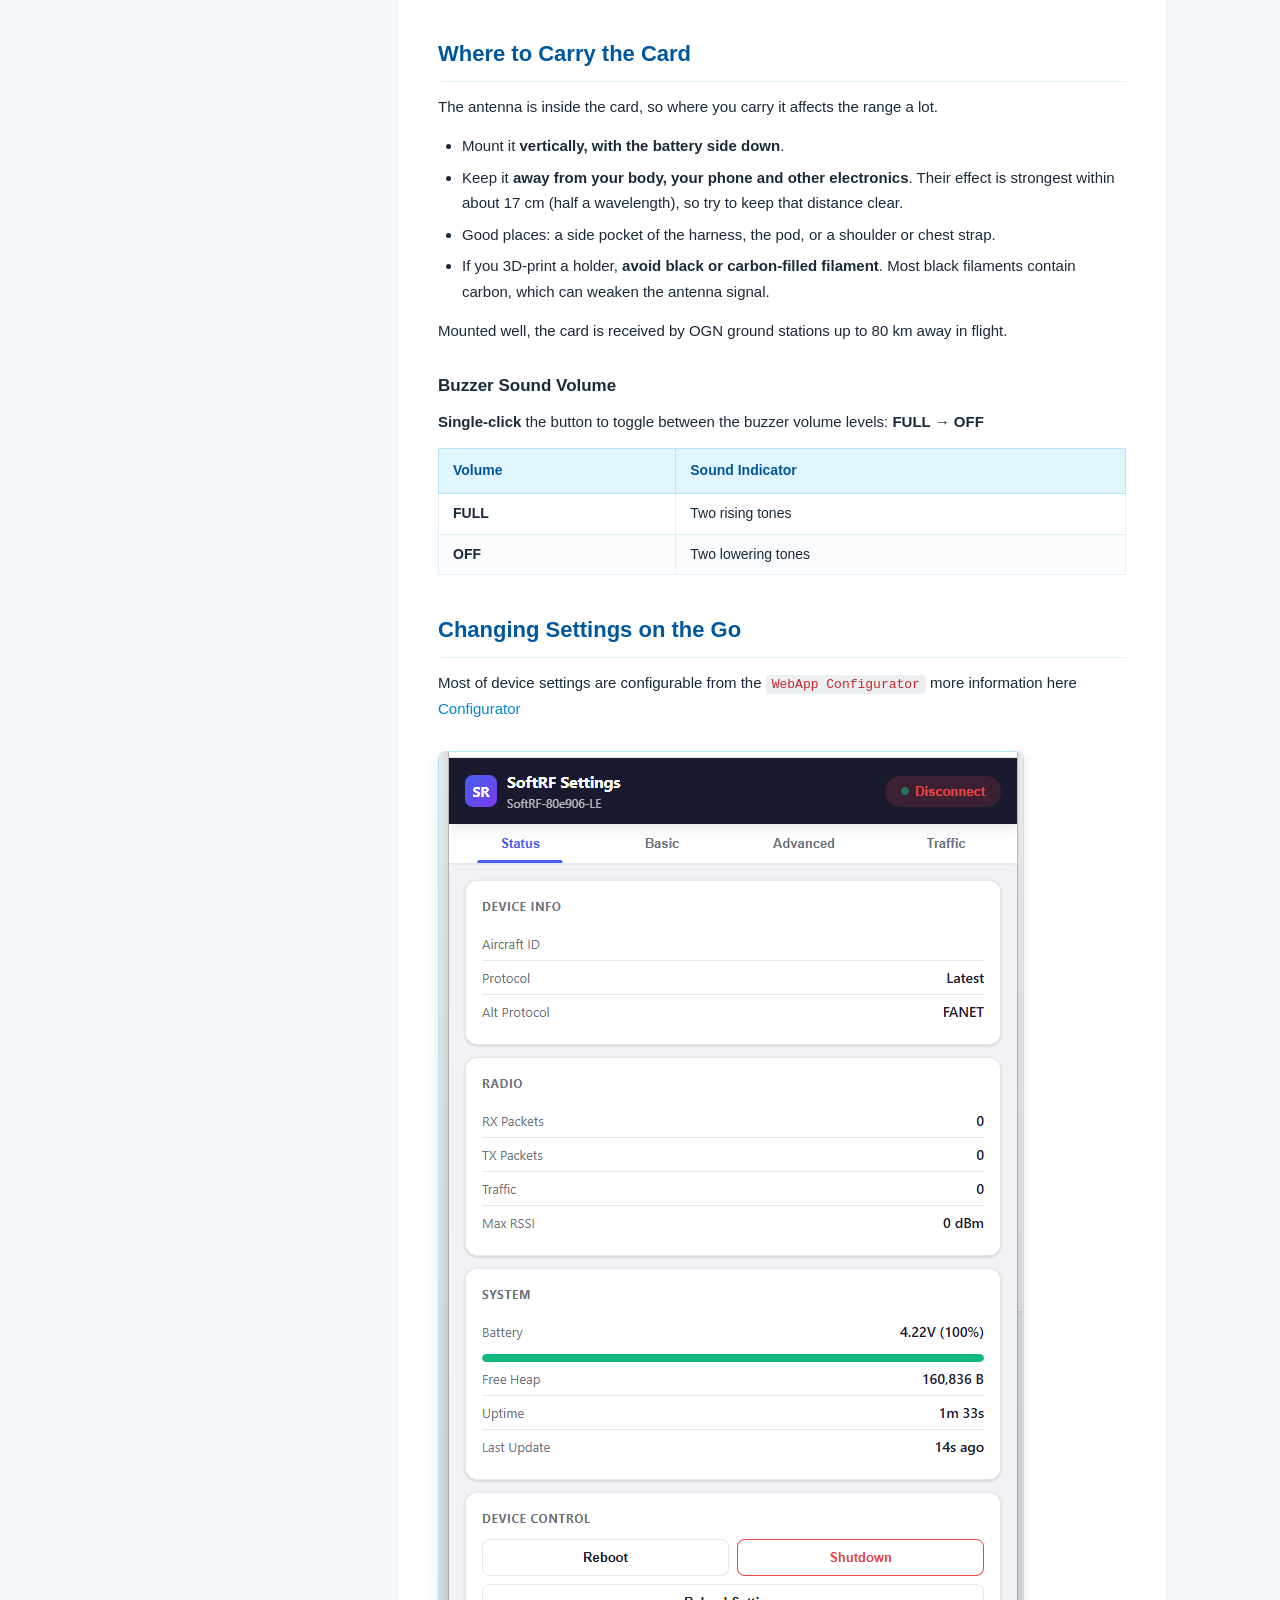
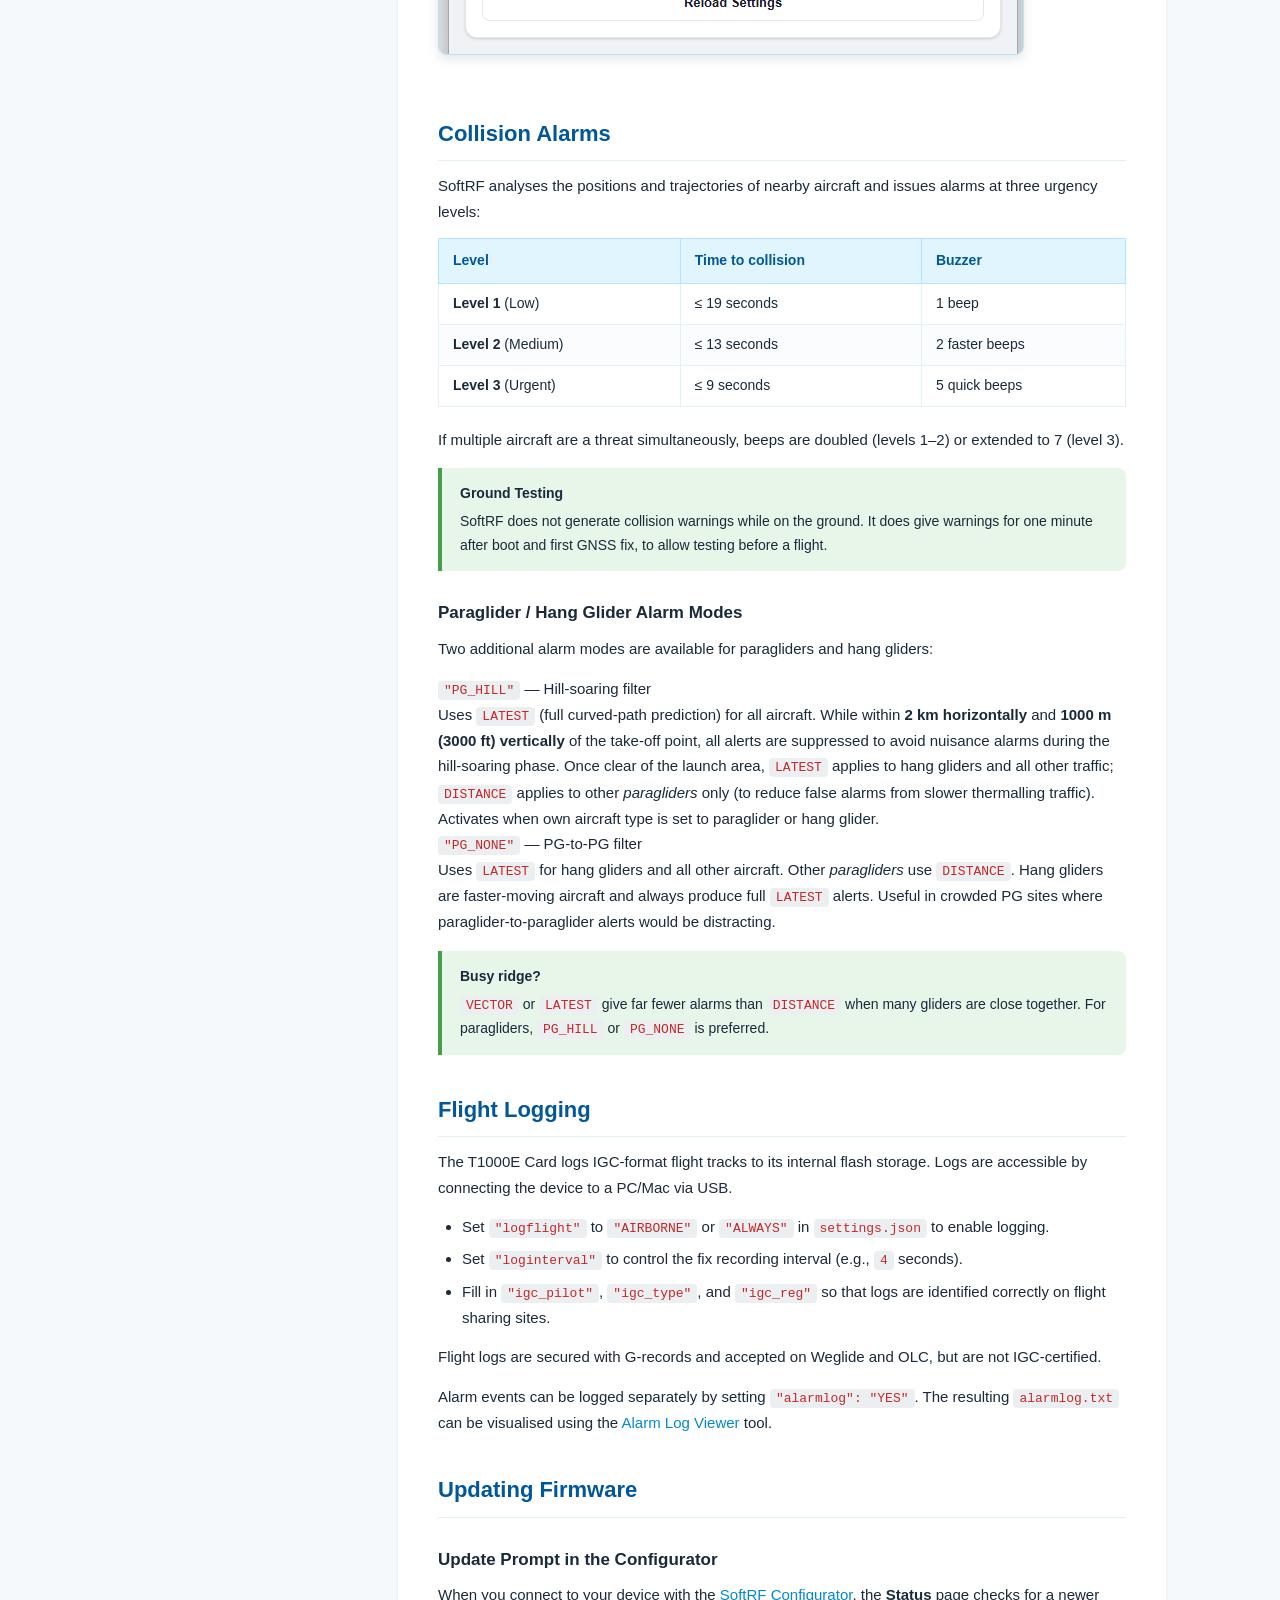
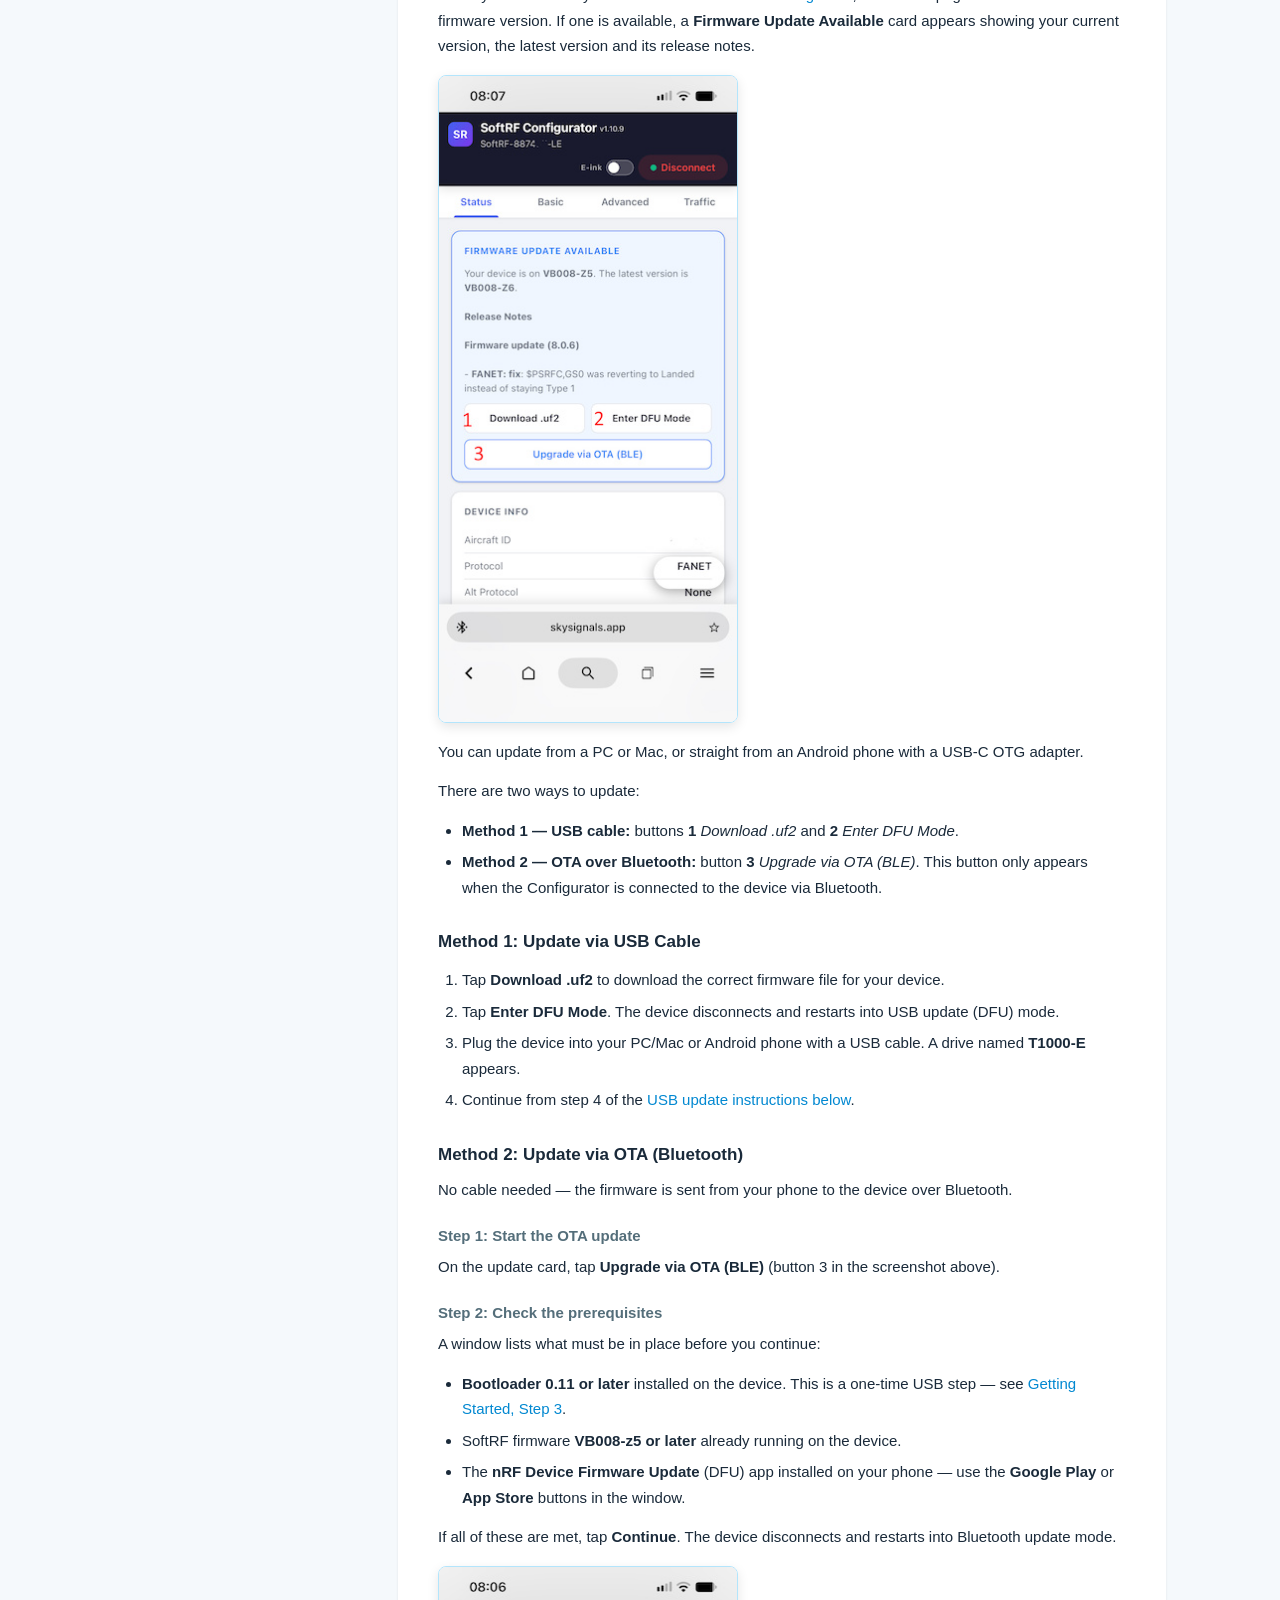
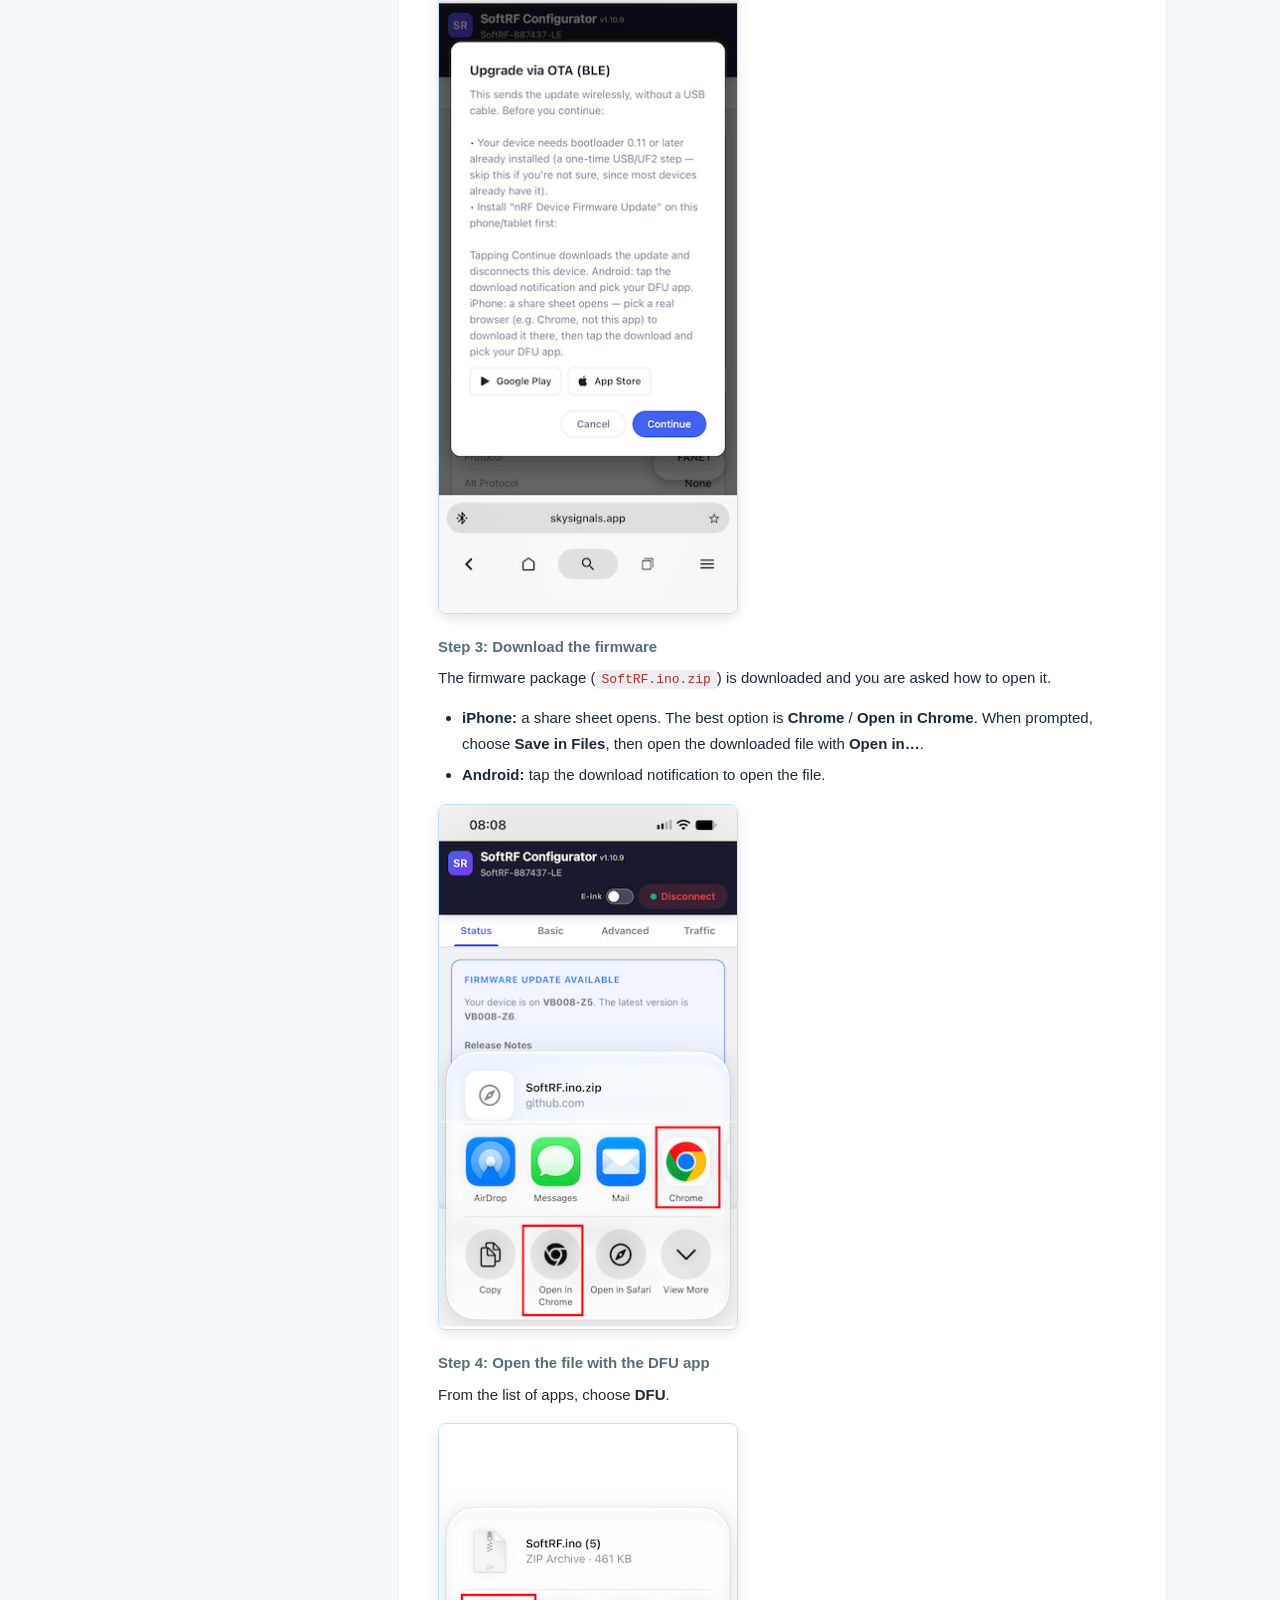
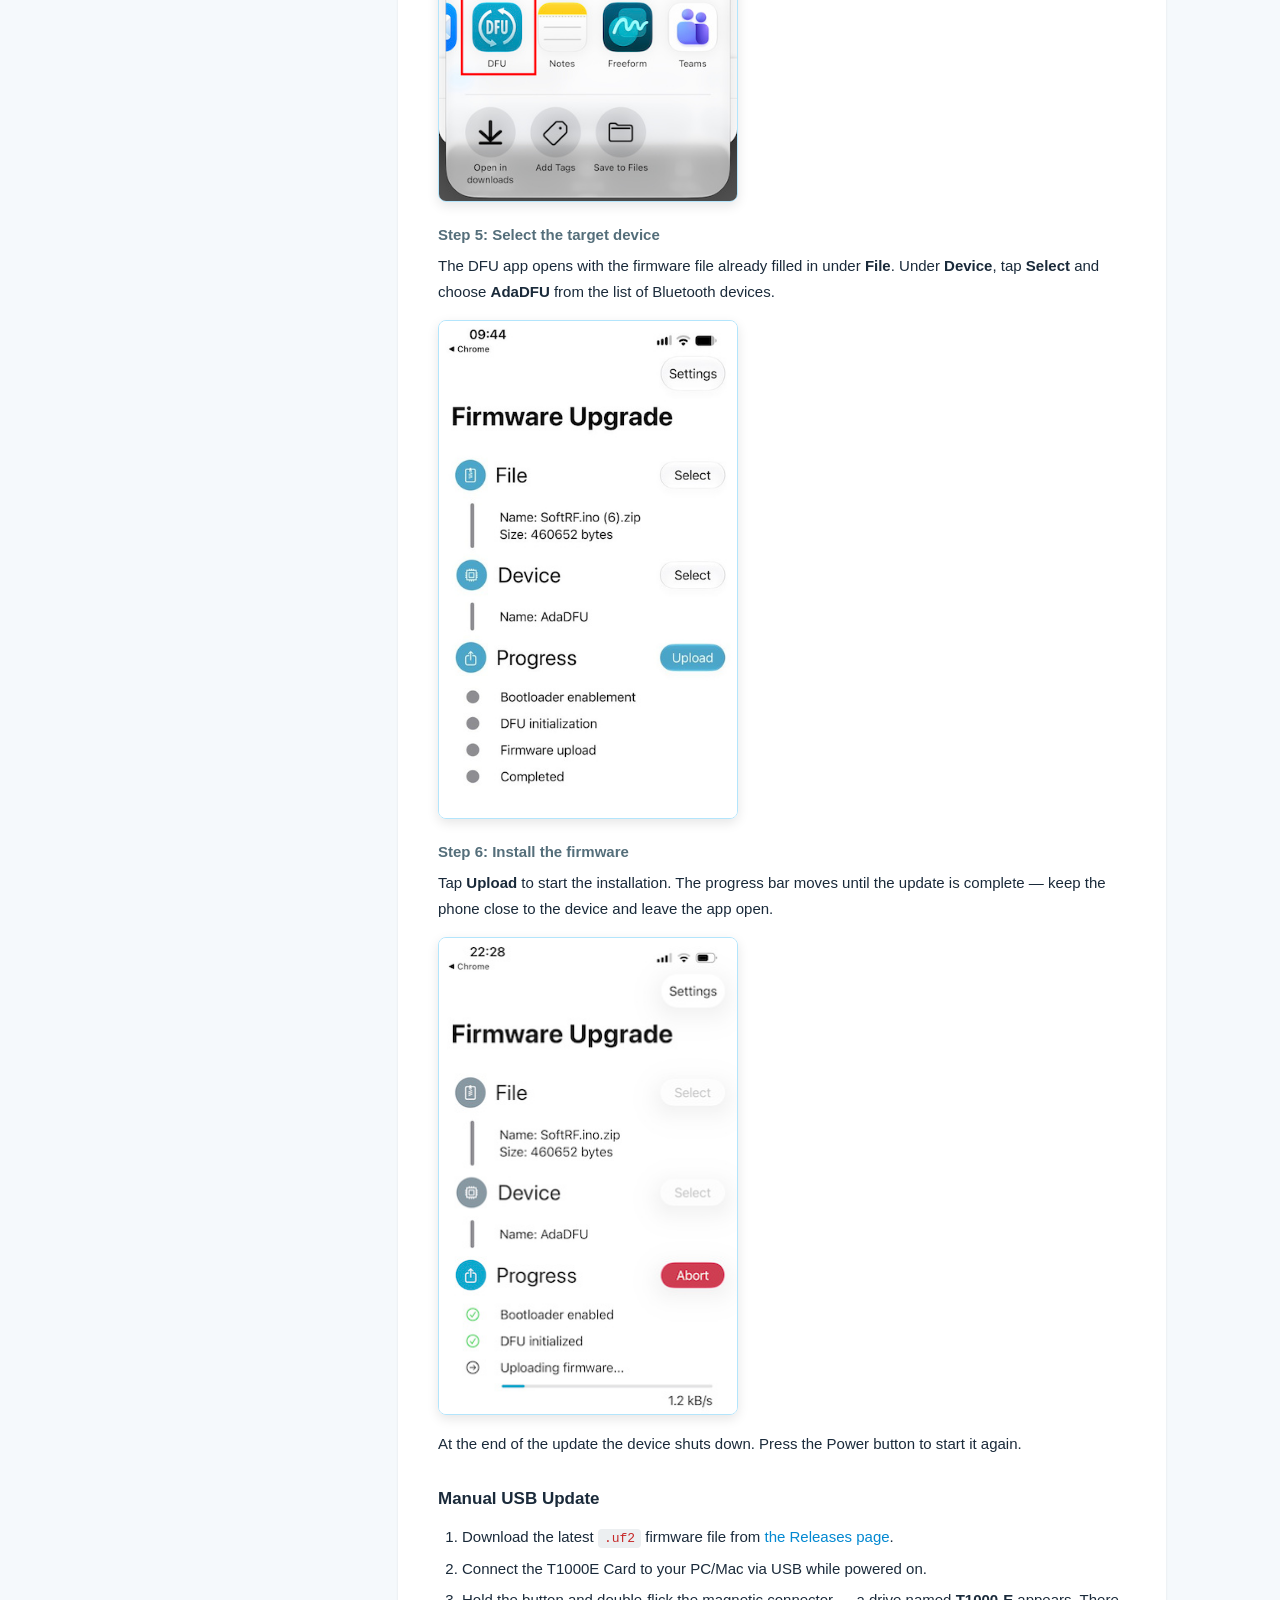
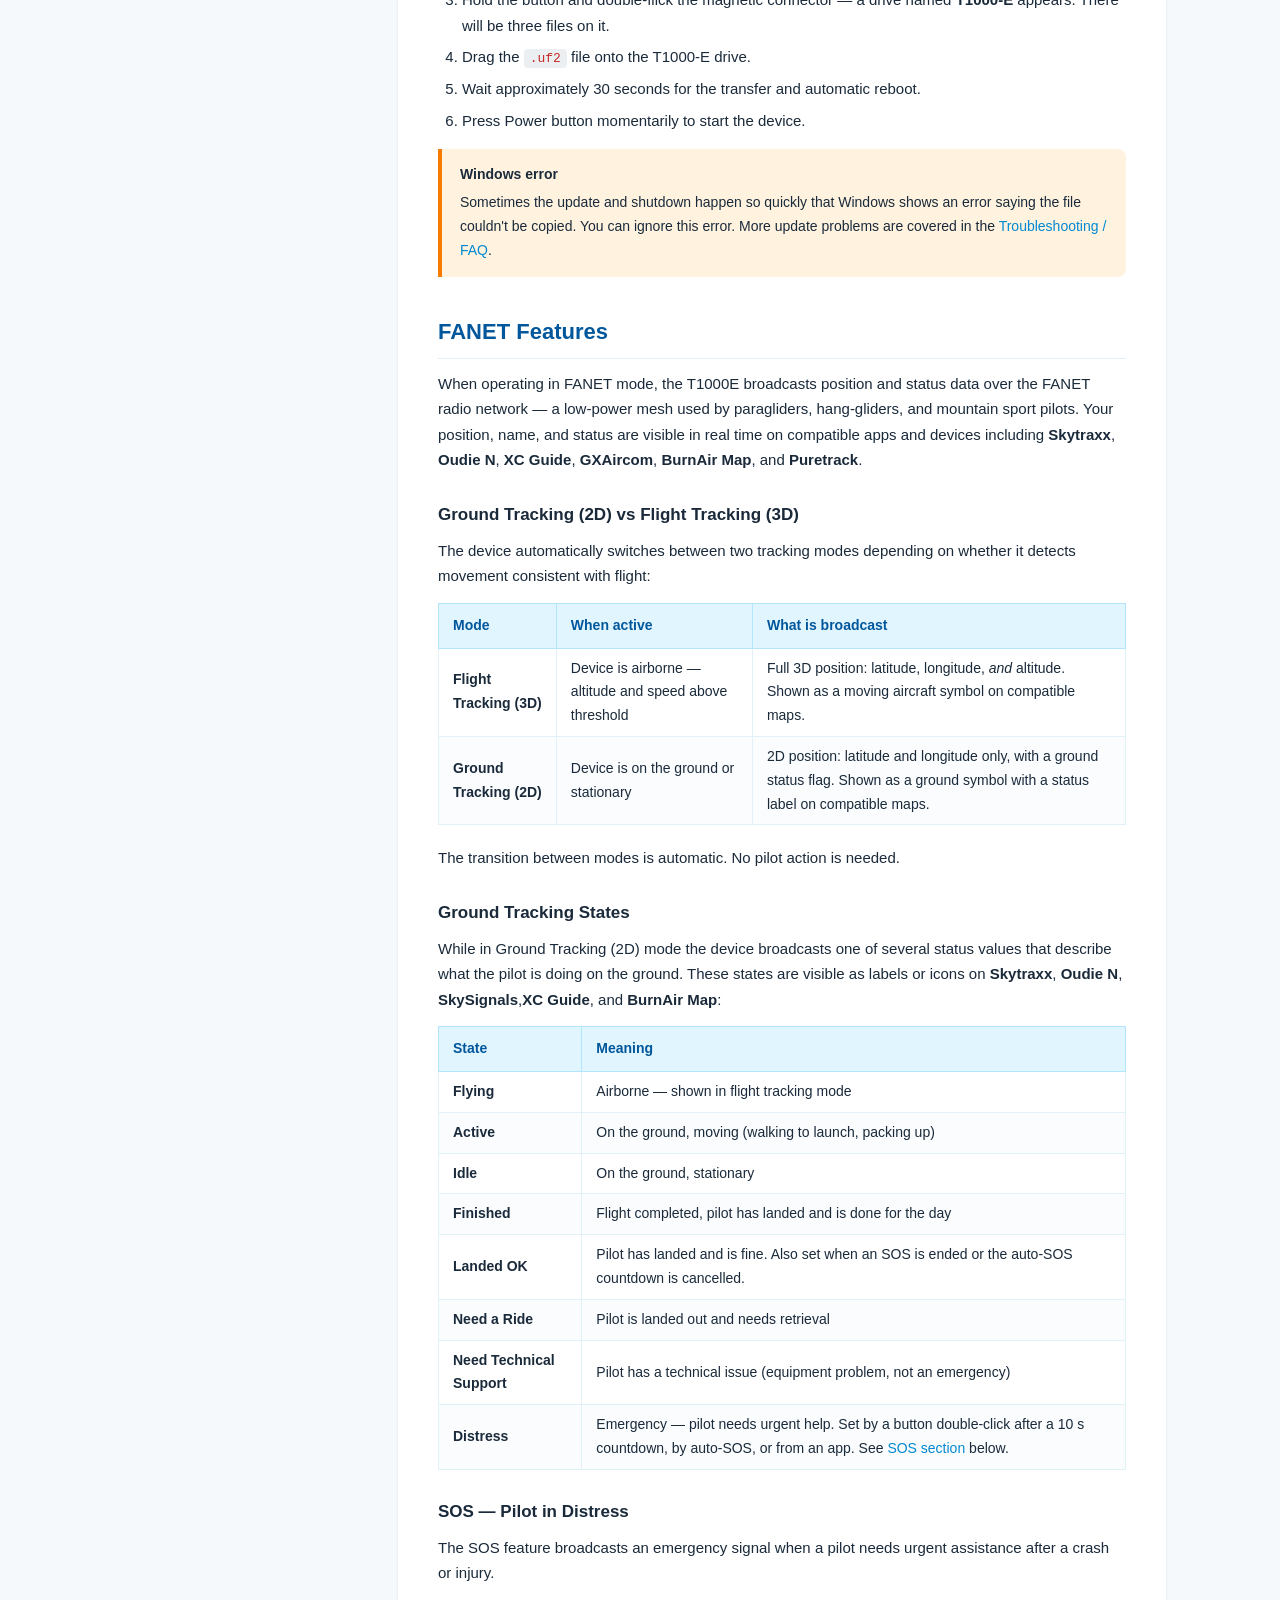
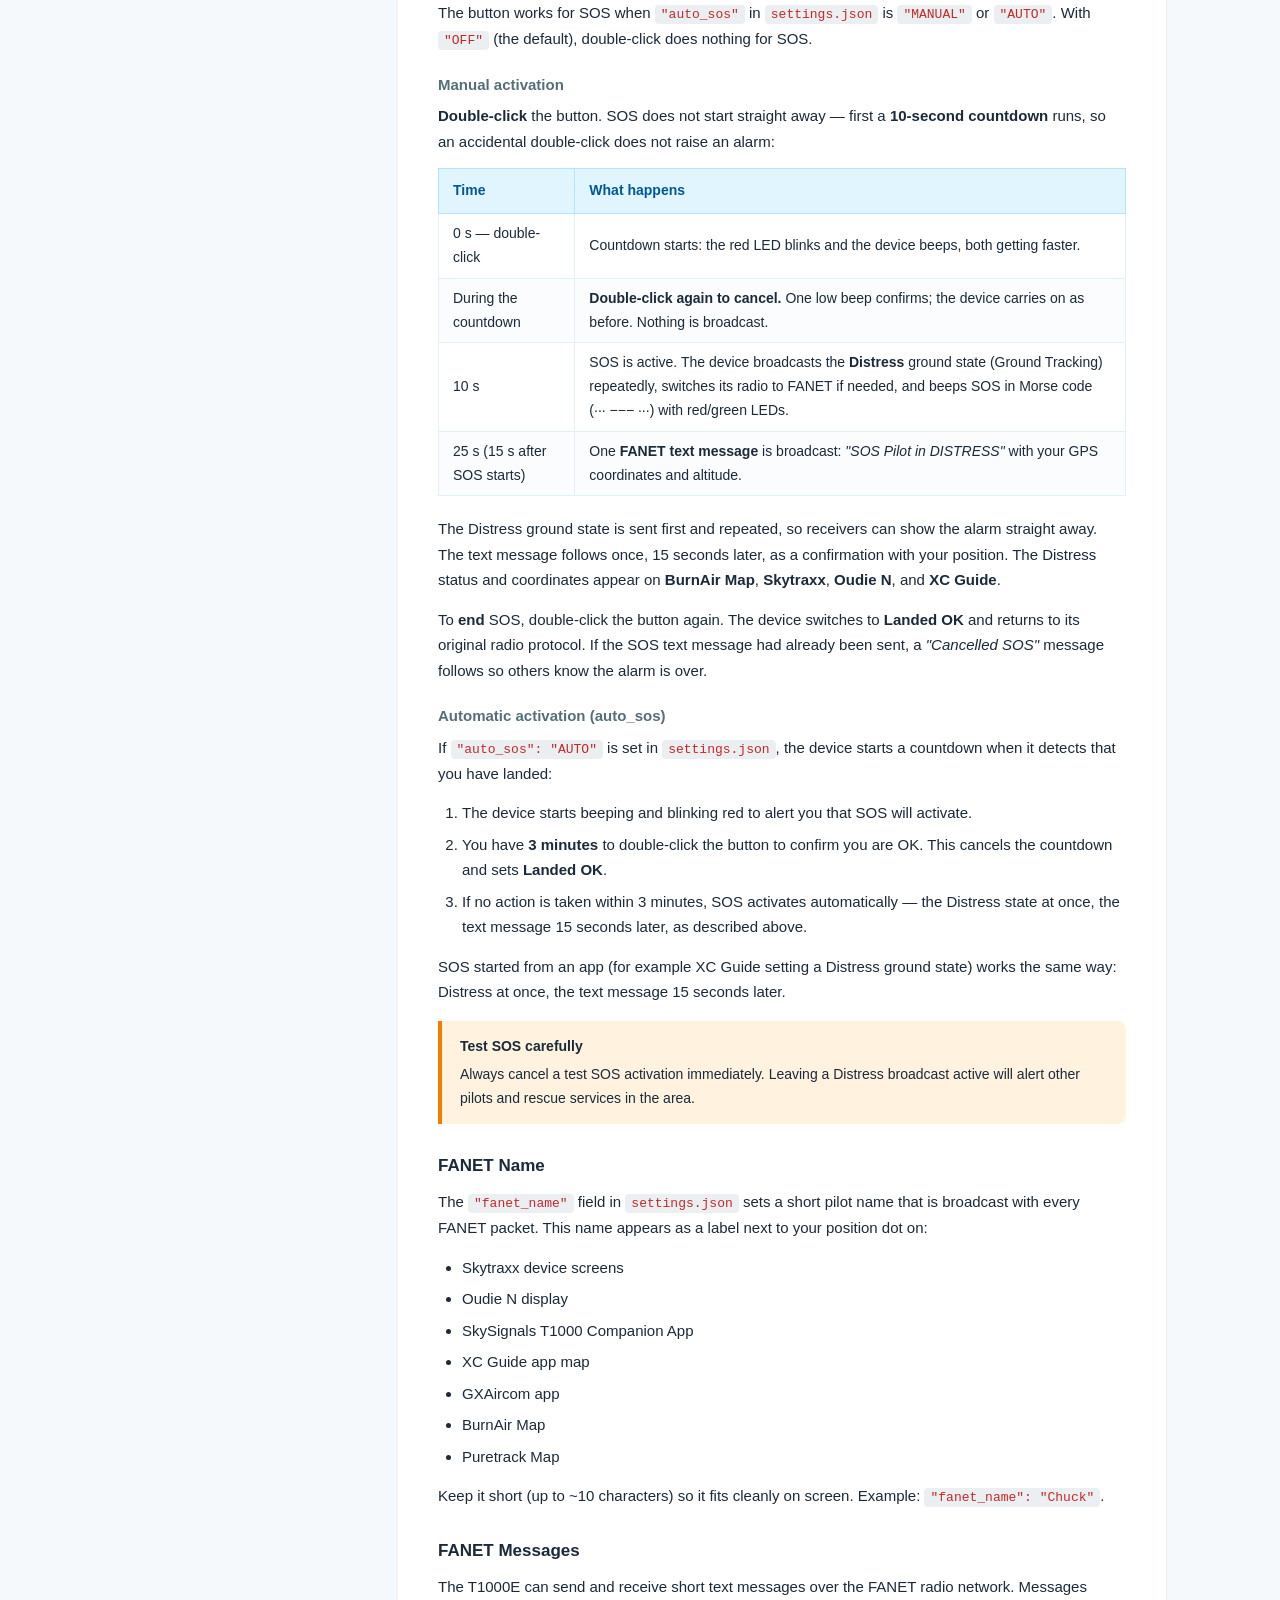
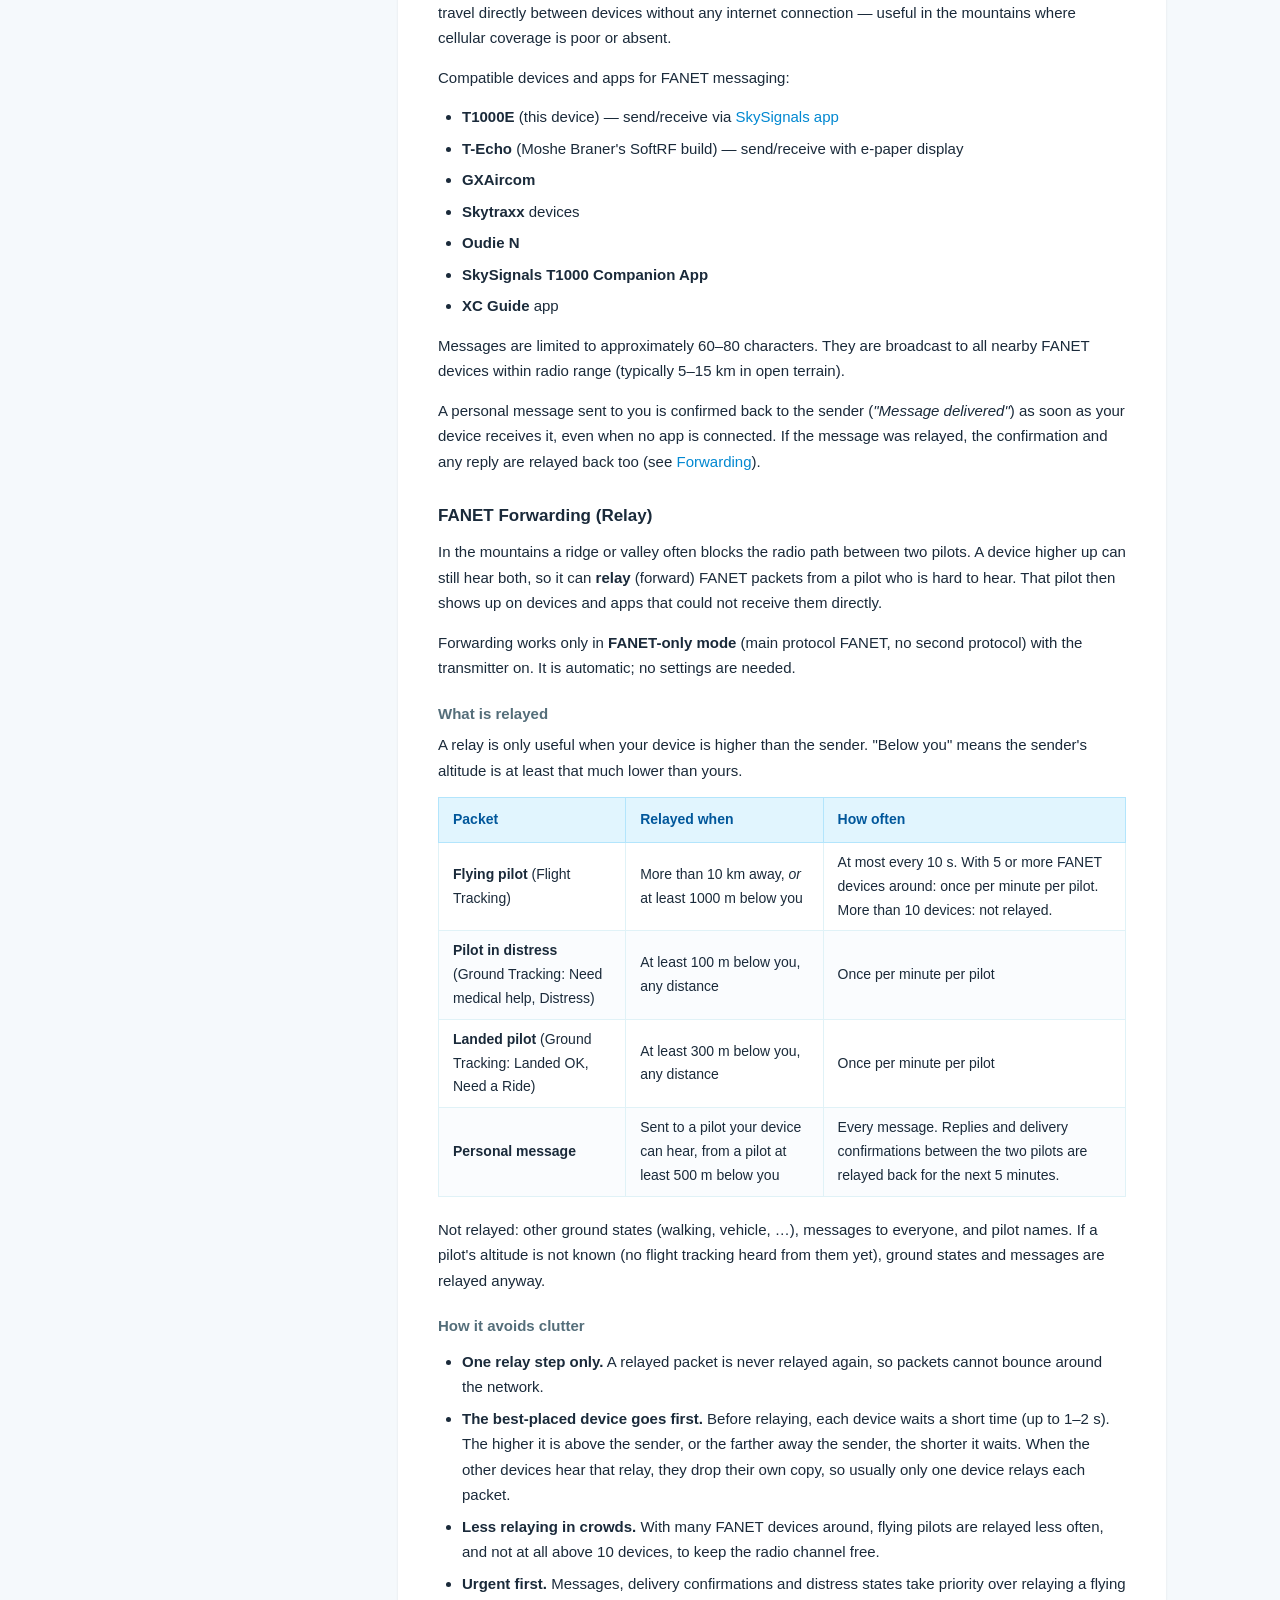
<file: docs/user-guide.html>
<!DOCTYPE html>
<html lang="en">
<head>
<meta charset="UTF-8">
<meta name="viewport" content="width=device-width, initial-scale=1.0">
<title>T1000E Card User Guide - SoftRF-PG Docs</title>
<link rel="stylesheet" href="css/style.css">
<style>
  .step-img {
    border: 1px solid var(--border);
    border-radius: var(--radius);
    box-shadow: var(--shadow-lg);
    margin: 16px 0;
    max-width: 100%;
    height: auto;
  }
  .step-img.phone {
    max-width: 300px;
    width: 100%;
    display: block;
  }
  .info-box.important {
    background: #fdecea;
    border-left-color: #d32f2f;
    font-size: 15px;
  }
  .info-box.important h3 {
    margin-top: 0;
    color: #b71c1c;
  }
</style>
</head>
<body>

<header class="site-header">
  <div class="header-inner">
    <a href="index.html" class="site-title">
      <svg viewBox="0 0 24 24" fill="none" stroke="currentColor" stroke-width="2"><path d="M12 2L2 7l10 5 10-5-10-5z"/><path d="M2 17l10 5 10-5"/><path d="M2 12l10 5 10-5"/></svg>
      SoftRF-PG Docs
    </a>
    <button class="menu-toggle" aria-label="Toggle menu">&#9776;</button>
    <nav class="top-nav">
      <a href="index.html">Home</a>
      <a href="about.html">About SoftRF</a>
      <a href="getting-started.html">Getting Started</a>
      <a href="user-guide.html" class="active">T1000E Card User Guide</a>
      <a href="under-the-hood.html">Under the Hood</a>
      <a href="configurator.html">Configurator</a>
      <a href="alarm-viewer.html">Alarm Viewer</a>
      <a href="faq.html">FAQ</a>
    </nav>
  </div>
</header>

<div class="page-layout">
  <aside class="sidebar">
    <div class="sidebar-inner">
      <div class="sidebar-title">On this page</div>
      <nav class="sidebar-nav">
        <a href="#id-change">Your Aircraft ID (88xxxx)</a>
        <a href="#power-on">Power On</a>
        <a href="#battery-status">Battery Status</a>
        <a href="#radio-mode">Radio Mode</a>
        <a href="#protocol-choice" class="indent">Which Protocols to Choose</a>
        <a href="#airborne">When Airborne</a>
        <a href="#mounting">Where to Carry the Card</a>
        <a href="#changing-settings">Changing Settings</a>
        <a href="#volume" class="indent">Buzzer Volume</a>
        <a href="#collision-alarms">Collision Alarms</a>
        <a href="#flight-logging">Flight Logging</a>
        <a href="#firmware-update">Updating Firmware</a>
        <a href="#fw-update-configurator" class="indent">Update Prompt in Configurator</a>
        <a href="#fw-update-usb" class="indent">Method 1: USB Cable</a>
        <a href="#fw-update-ota" class="indent">Method 2: OTA (Bluetooth)</a>
        <a href="#fw-update-manual" class="indent">Manual USB Update</a>
        <a href="#fanet">FANET Features</a>
        <a href="#fanet-tracking" class="indent">Ground vs Flight Tracking</a>
        <a href="#fanet-ground-states" class="indent">Ground Tracking States</a>
        <a href="#fanet-sos" class="indent">SOS &mdash; Pilot in Distress</a>
        <a href="#fanet-name" class="indent">FANET Name</a>
        <a href="#fanet-messages" class="indent">FANET Messages</a>
        <a href="#fanet-forwarding" class="indent">Forwarding (Relay)</a>
        <a href="#fanet-weather" class="indent">Weather Stations</a>
        <a href="#app-matrix">Compatible App Matrix</a>
        <a href="#app-tips" class="indent">App-specific Tips</a>
        <a href="#registration">Registering Your ID</a>
        <a href="#settings-file">Settings File</a>
        <a href="#settings-reference" class="indent">All Settings Reference</a>
        <a href="faq.html">Troubleshooting / FAQ &rarr;</a>
      </nav>
    </div>
  </aside>

  <main class="main-content">
    <div class="content-card">

      <h1>SenseCap T1000E Card User Guide</h1>

      <div class="info-box important" id="id-change">
        <h3>Your aircraft ID is now 88xxxx &mdash; register it again</h3>
        <p>From firmware v008 the device generates an aircraft ID that starts with <strong>88</strong>, for example <code>880B23</code>. If you upgraded from v007, your ID has most likely changed, so <strong>register the new ID again</strong> with <a href="https://ddb.glidernet.org/">OGN DDB</a> and <a href="https://puretrack.io/">Puretrack</a>, or you will show up as an unknown aircraft.</p>
        <p><strong>Why 88?</strong> FLARM does not use IDs starting with <code>8x</code> for its own devices, and <code>88</code> has been agreed as the range for SoftRF devices. Older firmware picked a random prefix, which could clash with IDs of other manufacturers' devices.</p>
        <p>Where to find your ID:</p>
        <ul>
          <li>the Bluetooth name of the device: <code>SoftRF-<em>xxxxxx</em>-LE</code></li>
          <li>the <strong>Status</strong> page of the <a href="configurator.html">Configurator</a></li>
          <li><code>aircraft_id</code> in <code>settings.json</code></li>
        </ul>
        <p>When registering, enter the plain 6-digit hex ID (<code>880B23</code>, not <code>FLR880B23</code>) and choose device type <strong>FLARM</strong>, not ICAO. A new OGN registration can take until the next day to appear on Puretrack. See <a href="#registration">Registering Your ID</a> for more.</p>
      </div>

      <h2 id="power-on">Power On</h2>
      <p>Power on by short press on the button. Shortly, the LED will go solid green, indicating that the battery power is good and the device is <strong>NOT airborne</strong>.</p>
      <div class="info-box tip">
        <strong>Tip!</strong>
        On some newer models of T1000E the LED will start blinking orange, indicating it is acquiring a GPS fix.
      </div>
      <p>Straight after that you hear the battery beeps, then the radio mode beeps (see below), and finally the GPS fix acquired tune, which may come slightly later.</p>
      <p>The LED will turn solid green after the GPS position is acquired.</p>

      <h2 id="battery-status">Battery Charge Status</h2>
      <p>After switching the device on, the battery charge status is indicated by a sequence of short beeps:</p>
      <table>
        <thead><tr><th>Beeps</th><th>Battery Level</th></tr></thead>
        <tbody>
          <tr><td><strong>5x Beep</strong></td><td>95% or more</td></tr>
          <tr><td><strong>4x Beep</strong></td><td>75% or more</td></tr>
          <tr><td><strong>3x Beep</strong></td><td>55% or more</td></tr>
          <tr><td><strong>2x Beep</strong></td><td>35% or more</td></tr>
          <tr><td><strong>1x Beep</strong></td><td>15% or more</td></tr>
        </tbody>
      </table>

      <div class="info-box warning">
        <strong>Low Battery Warning</strong>
        If the battery is less than 15% charged, you will hear a constant beep for one second after switching the device on. A LOW battery charge level is also indicated by a rapidly flashing LED.
      </div>

      <h2 id="radio-mode">Radio Mode</h2>
      <p>This device supports four main protocols:</p>
      <ul>
        <li><code>LATEST</code> &mdash; latest compatible FLARM</li>
        <li><code>FANET</code></li>
        <li><code>ADS-L</code></li>
        <li><code>PilotAware (PAW)</code></li>
      </ul>
      <p>The currently running protocol is indicated by the following beep sequences after the battery charge beeps:</p>
      <table>
        <thead><tr><th>Sound</th><th>Protocol</th></tr></thead>
        <tbody>
          <tr><td><strong>Two long tones</strong></td><td>FLARM mode</td></tr>
          <tr><td><strong>Two short tones</strong></td><td>FANET mode</td></tr>
          <tr><td><strong>Three short tones</strong></td><td>ADS-L mode</td></tr>
          <tr><td><strong>One long tone</strong></td><td>PilotAware mode</td></tr>
        </tbody>
      </table>

      <h3 id="protocol-choice">Which Protocols Should I Choose?</h3>
      <p>The device can run a main protocol (<code>protocol</code>) and a second one (<code>altprotocol</code>) at the same time. For paragliding and hang gliding the recommended setup is:</p>
      <div class="info-box tip">
        <strong>Recommended</strong>
        <code>LATEST</code> (FLARM) as the main protocol + <code>FANET</code> as the second protocol.
      </div>
      <ul>
        <li><strong>Why FLARM:</strong> it makes you visible to sailplanes, tow planes and some light aircraft, and to OGN ground stations without any relay.</li>
        <li><strong>Why FANET as well:</strong> many varios used by pilots (Skytraxx, Oudie, Flymaster, Air3, newer XC Tracer models) are <em>FANET+</em> devices. They transmit FLARM but can't receive it, so they can only see you on FANET.</li>
        <li><strong>How the two share the radio:</strong> FLARM has priority and is sent about once per second. The second protocol is sent in the gaps between FLARM packets.</li>
      </ul>
      <div class="info-box warning">
        <strong>Known issue: LATEST + ADS-L</strong>
        In this dual mode the T1000E may not receive FLARM from some XC Tracer varios (seen with the Maxx II and Mini 5). These varios send FLARM only in certain time slots, which don't line up with the time the T1000E listens for FLARM in dual mode. Running <code>LATEST</code> alone, or <code>LATEST</code> + <code>FANET</code>, does not have this problem.
      </div>
      <p><strong>Flying abroad:</strong> set <code>band</code> to the region you are flying in, or to <code>AUTO</code> so the device picks it from the GPS position. For example, in Colombia and most of South America use the <code>US</code> band. Where there are few OGN ground stations, use <code>FANET</code>: the Skytraxx or Oudie of another pilot can forward your FANET position to OGN.</p>

      <h2 id="airborne">When Airborne</h2>
      <p><strong>Slow Blink</strong> &mdash; The LED blinks slowly to indicate the device is in airborne mode.</p>
      <p>The device transmits your position from power-on, also on the ground. The airborne state only controls the collision alarms and flight logging.</p>

      <h2 id="mounting">Where to Carry the Card</h2>
      <p>The antenna is inside the card, so where you carry it affects the range a lot.</p>
      <ul>
        <li>Mount it <strong>vertically, with the battery side down</strong>.</li>
        <li>Keep it <strong>away from your body, your phone and other electronics</strong>. Their effect is strongest within about 17&nbsp;cm (half a wavelength), so try to keep that distance clear.</li>
        <li>Good places: a side pocket of the harness, the pod, or a shoulder or chest strap.</li>
        <li>If you 3D-print a holder, <strong>avoid black or carbon-filled filament</strong>. Most black filaments contain carbon, which can weaken the antenna signal.</li>
      </ul>
      <p>Mounted well, the card is received by OGN ground stations up to 80&nbsp;km away in flight.</p>

   
      <h3 id="volume">Buzzer Sound Volume</h3>
      <p><strong>Single-click</strong> the button to toggle between the buzzer volume levels: <strong>FULL &rarr; OFF</strong></p>
      <table>
        <thead><tr><th>Volume</th><th>Sound Indicator</th></tr></thead>
        <tbody>
          <tr><td><strong>FULL</strong></td><td>Two rising tones</td></tr>
          <tr><td><strong>OFF</strong></td><td>Two lowering tones</td></tr>
        </tbody>
      </table>


      <h2 id="changing-settings">Changing Settings on the Go</h2>
      <p>Most of device settings are configurable from the <code>WebApp Configurator</code> more information here <a href="configurator.html">Configurator</a></p>
       <img src="images/Configurator_Status.png" alt="Configurator WebApp" class="step-img">
      
      <h2 id="collision-alarms">Collision Alarms</h2>
      <p>SoftRF analyses the positions and trajectories of nearby aircraft and issues alarms at three urgency levels:</p>
      <table>
        <thead><tr><th>Level</th><th>Time to collision</th><th>Buzzer</th></tr></thead>
        <tbody>
          <tr><td><strong>Level 1</strong> (Low)</td><td>&le; 19 seconds</td><td>1 beep</td></tr>
          <tr><td><strong>Level 2</strong> (Medium)</td><td>&le; 13 seconds</td><td>2 faster beeps</td></tr>
          <tr><td><strong>Level 3</strong> (Urgent)</td><td>&le; 9 seconds</td><td>5 quick beeps</td></tr>
        </tbody>
      </table>
      <p>If multiple aircraft are a threat simultaneously, beeps are doubled (levels 1&ndash;2) or extended to 7 (level 3).</p>

      <div class="info-box tip">
        <strong>Ground Testing</strong>
        SoftRF does not generate collision warnings while on the ground. It does give warnings for one minute after boot and first GNSS fix, to allow testing before a flight.
      </div>

      <h3>Paraglider / Hang Glider Alarm Modes</h3>
      <p>Two additional alarm modes are available for paragliders and hang gliders:</p>
      <dl>
        <dt><code>"PG_HILL"</code> &mdash; Hill-soaring filter</dt>
        <dd>Uses <code>LATEST</code> (full curved-path prediction) for all aircraft. While within <strong>2 km horizontally</strong> and <strong>1000 m (3000 ft) vertically</strong> of the take-off point, all alerts are suppressed to avoid nuisance alarms during the hill-soaring phase. Once clear of the launch area, <code>LATEST</code> applies to hang gliders and all other traffic; <code>DISTANCE</code> applies to other <em>paragliders</em> only (to reduce false alarms from slower thermalling traffic). Activates when own aircraft type is set to paraglider or hang glider.</dd>
        <dt><code>"PG_NONE"</code> &mdash; PG-to-PG filter</dt>
        <dd>Uses <code>LATEST</code> for hang gliders and all other aircraft. Other <em>paragliders</em> use <code>DISTANCE</code>. Hang gliders are faster-moving aircraft and always produce full <code>LATEST</code> alerts. Useful in crowded PG sites where paraglider-to-paraglider alerts would be distracting.</dd>
      </dl>

      <div class="info-box tip">
        <strong>Busy ridge?</strong>
        <code>VECTOR</code> or <code>LATEST</code> give far fewer alarms than <code>DISTANCE</code> when many gliders are close together. For paragliders, <code>PG_HILL</code> or <code>PG_NONE</code> is preferred.
      </div>

      <h2 id="flight-logging">Flight Logging</h2>
      <p>The T1000E Card logs IGC-format flight tracks to its internal flash storage. Logs are accessible by connecting the device to a PC/Mac via USB.</p>
      <ul>
        <li>Set <code>"logflight"</code> to <code>"AIRBORNE"</code> or <code>"ALWAYS"</code> in <code>settings.json</code> to enable logging.</li>
        <li>Set <code>"loginterval"</code> to control the fix recording interval (e.g., <code>4</code> seconds).</li>
        <li>Fill in <code>"igc_pilot"</code>, <code>"igc_type"</code>, and <code>"igc_reg"</code> so that logs are identified correctly on flight sharing sites.</li>
      </ul>
      <p>Flight logs are secured with G-records and accepted on Weglide and OLC, but are not IGC-certified.</p>
      <p>Alarm events can be logged separately by setting <code>"alarmlog": "YES"</code>. The resulting <code>alarmlog.txt</code> can be visualised using the <a href="alarm-viewer.html">Alarm Log Viewer</a> tool.</p>

      <h2 id="firmware-update">Updating Firmware</h2>

      <h3 id="fw-update-configurator">Update Prompt in the Configurator</h3>
      <p>When you connect to your device with the <a href="configurator.html">SoftRF Configurator</a>, the <strong>Status</strong> page checks for a newer firmware version. If one is available, a <strong>Firmware Update Available</strong> card appears showing your current version, the latest version and its release notes.</p>

      <img src="images/OTA_1_Configurator_update.jpeg" alt="Firmware update available card on the Configurator Status page" class="step-img phone">

      <p>You can update from a PC or Mac, or straight from an Android phone with a USB-C OTG adapter.</p>
      <p>There are two ways to update:</p>
      <ul>
        <li><strong>Method 1 &mdash; USB cable:</strong> buttons <strong>1</strong> <em>Download .uf2</em> and <strong>2</strong> <em>Enter DFU Mode</em>.</li>
        <li><strong>Method 2 &mdash; OTA over Bluetooth:</strong> button <strong>3</strong> <em>Upgrade via OTA (BLE)</em>. This button only appears when the Configurator is connected to the device via Bluetooth.</li>
      </ul>

      <h3 id="fw-update-usb">Method 1: Update via USB Cable</h3>
      <ol>
        <li>Tap <strong>Download .uf2</strong> to download the correct firmware file for your device.</li>
        <li>Tap <strong>Enter DFU Mode</strong>. The device disconnects and restarts into USB update (DFU) mode.</li>
        <li>Plug the device into your PC/Mac or Android phone with a USB cable. A drive named <strong>T1000-E</strong> appears.</li>
        <li>Continue from step 4 of the <a href="#fw-update-manual">USB update instructions below</a>.</li>
      </ol>

      <h3 id="fw-update-ota">Method 2: Update via OTA (Bluetooth)</h3>
      <p>No cable needed &mdash; the firmware is sent from your phone to the device over Bluetooth.</p>

      <h4>Step 1: Start the OTA update</h4>
      <p>On the update card, tap <strong>Upgrade via OTA (BLE)</strong> (button 3 in the screenshot above).</p>

      <h4>Step 2: Check the prerequisites</h4>
      <p>A window lists what must be in place before you continue:</p>
      <ul>
        <li><strong>Bootloader 0.11 or later</strong> installed on the device. This is a one-time USB step &mdash; see <a href="getting-started.html#step3">Getting Started, Step 3</a>.</li>
        <li>SoftRF firmware <strong>VB008-z5 or later</strong> already running on the device.</li>
        <li>The <strong>nRF Device Firmware Update</strong> (DFU) app installed on your phone &mdash; use the <strong>Google Play</strong> or <strong>App Store</strong> buttons in the window.</li>
      </ul>
      <p>If all of these are met, tap <strong>Continue</strong>. The device disconnects and restarts into Bluetooth update mode.</p>

      <img src="images/OTA_2_Prerequisites.jpeg" alt="OTA prerequisites window" class="step-img phone">

      <h4>Step 3: Download the firmware</h4>
      <p>The firmware package (<code>SoftRF.ino.zip</code>) is downloaded and you are asked how to open it.</p>
      <ul>
        <li><strong>iPhone:</strong> a share sheet opens. The best option is <strong>Chrome</strong> / <strong>Open in Chrome</strong>. When prompted, choose <strong>Save in Files</strong>, then open the downloaded file with <strong>Open in&hellip;</strong>.</li>
        <li><strong>Android:</strong> tap the download notification to open the file.</li>
      </ul>

      <img src="images/OTA_3_Download_firmware.jpeg" alt="Share sheet with Open in Chrome highlighted" class="step-img phone">

      <h4>Step 4: Open the file with the DFU app</h4>
      <p>From the list of apps, choose <strong>DFU</strong>.</p>

      <img src="images/OTA_4_Open_with_DFU.jpeg" alt="Open in menu with DFU app highlighted" class="step-img phone">

      <h4>Step 5: Select the target device</h4>
      <p>The DFU app opens with the firmware file already filled in under <strong>File</strong>. Under <strong>Device</strong>, tap <strong>Select</strong> and choose <strong>AdaDFU</strong> from the list of Bluetooth devices.</p>

      <img src="images/OTA_5_Select_target_AdaDFU.jpeg" alt="DFU app with firmware file and AdaDFU device selected, ready to upload" class="step-img phone">

      <h4>Step 6: Install the firmware</h4>
      <p>Tap <strong>Upload</strong> to start the installation. The progress bar moves until the update is complete &mdash; keep the phone close to the device and leave the app open.</p>

      <img src="images/OTA_6_Install_progress.jpeg" alt="DFU app uploading firmware to AdaDFU" class="step-img phone">

      <p>At the end of the update the device shuts down. Press the Power button to start it again.</p>

      <h3 id="fw-update-manual">Manual USB Update</h3>
      <ol>
        <li>Download the latest <code>.uf2</code> firmware file from <a href="https://github.com/slash-bit/SoftRF-T1000/releases">the Releases page</a>.</li>
        <li>Connect the T1000E Card to your PC/Mac via USB while powered on.</li>
        <li>Hold the button and double-flick the magnetic connector &mdash; a drive named <strong>T1000-E</strong> appears. There will be three files on it.</li>
        <li>Drag the <code>.uf2</code> file onto the T1000-E drive.</li>
        <li>Wait approximately 30 seconds for the transfer and automatic reboot.</li>
        <li>Press Power button momentarily to start the device.</li>
      </ol>
            <div class="info-box warning">
        <strong>Windows error</strong>
        Sometimes the update and shutdown happen so quickly that Windows shows an error saying the file couldn't be copied. You can ignore this error. More update problems are covered in the <a href="faq.html">Troubleshooting / FAQ</a>.
      </div>

      <h2 id="fanet">FANET Features</h2>
      <p>When operating in FANET mode, the T1000E broadcasts position and status data over the FANET radio network &mdash; a low-power mesh used by paragliders, hang-gliders, and mountain sport pilots. Your position, name, and status are visible in real time on compatible apps and devices including <strong>Skytraxx</strong>, <strong>Oudie N</strong>, <strong>XC Guide</strong>, <strong>GXAircom</strong>, <strong>BurnAir Map</strong>, and <strong>Puretrack</strong>.</p>

      <h3 id="fanet-tracking">Ground Tracking (2D) vs Flight Tracking (3D)</h3>
      <p>The device automatically switches between two tracking modes depending on whether it detects movement consistent with flight:</p>
      <table>
        <thead><tr><th>Mode</th><th>When active</th><th>What is broadcast</th></tr></thead>
        <tbody>
          <tr>
            <td><strong>Flight Tracking (3D)</strong></td>
            <td>Device is airborne &mdash; altitude and speed above threshold</td>
            <td>Full 3D position: latitude, longitude, <em>and</em> altitude. Shown as a moving aircraft symbol on compatible maps.</td>
          </tr>
          <tr>
            <td><strong>Ground Tracking (2D)</strong></td>
            <td>Device is on the ground or stationary</td>
            <td>2D position: latitude and longitude only, with a ground status flag. Shown as a ground symbol with a status label on compatible maps.</td>
          </tr>
        </tbody>
      </table>
      <p>The transition between modes is automatic. No pilot action is needed.</p>

      <h3 id="fanet-ground-states">Ground Tracking States</h3>
      <p>While in Ground Tracking (2D) mode the device broadcasts one of several status values that describe what the pilot is doing on the ground. These states are visible as labels or icons on <strong>Skytraxx</strong>, <strong>Oudie N</strong>, <strong>SkySignals</strong>,<strong>XC Guide</strong>, and <strong>BurnAir Map</strong>:</p>
      <table>
        <thead><tr><th>State</th><th>Meaning</th></tr></thead>
        <tbody>
          <tr><td><strong>Flying</strong></td><td>Airborne &mdash; shown in flight tracking mode</td></tr>
          <tr><td><strong>Active</strong></td><td>On the ground, moving (walking to launch, packing up)</td></tr>
          <tr><td><strong>Idle</strong></td><td>On the ground, stationary</td></tr>
          <tr><td><strong>Finished</strong></td><td>Flight completed, pilot has landed and is done for the day</td></tr>
          <tr><td><strong>Landed OK</strong></td><td>Pilot has landed and is fine. Also set when an SOS is ended or the auto-SOS countdown is cancelled.</td></tr>
          <tr><td><strong>Need a Ride</strong></td><td>Pilot is landed out and needs retrieval</td></tr>
          <tr><td><strong>Need Technical Support</strong></td><td>Pilot has a technical issue (equipment problem, not an emergency)</td></tr>
          <tr><td><strong>Distress</strong></td><td>Emergency &mdash; pilot needs urgent help. Set by a button double-click after a 10&nbsp;s countdown, by auto-SOS, or from an app. See <a href="#fanet-sos">SOS section</a> below.</td></tr>
        </tbody>
      </table>

      <h3 id="fanet-sos">SOS &mdash; Pilot in Distress</h3>
      <p>The SOS feature broadcasts an emergency signal when a pilot needs urgent assistance after a crash or injury.</p>

      <p>The button works for SOS when <code>"auto_sos"</code> in <code>settings.json</code> is <code>"MANUAL"</code> or <code>"AUTO"</code>. With <code>"OFF"</code> (the default), double-click does nothing for SOS.</p>

      <h4>Manual activation</h4>
      <p><strong>Double-click</strong> the button. SOS does not start straight away &mdash; first a <strong>10-second countdown</strong> runs, so an accidental double-click does not raise an alarm:</p>
      <table>
        <thead>
          <tr><th>Time</th><th>What happens</th></tr>
        </thead>
        <tbody>
          <tr><td>0 s &mdash; double-click</td><td>Countdown starts: the red LED blinks and the device beeps, both getting faster.</td></tr>
          <tr><td>During the countdown</td><td><strong>Double-click again to cancel.</strong> One low beep confirms; the device carries on as before. Nothing is broadcast.</td></tr>
          <tr><td>10 s</td><td>SOS is active. The device broadcasts the <strong>Distress</strong> ground state (Ground Tracking) repeatedly, switches its radio to FANET if needed, and beeps SOS in Morse code (&middot;&middot;&middot; &minus;&minus;&minus; &middot;&middot;&middot;) with red/green LEDs.</td></tr>
          <tr><td>25 s (15 s after SOS starts)</td><td>One <strong>FANET text message</strong> is broadcast: <em>"SOS Pilot in DISTRESS"</em> with your GPS coordinates and altitude.</td></tr>
        </tbody>
      </table>
      <p>The Distress ground state is sent first and repeated, so receivers can show the alarm straight away. The text message follows once, 15 seconds later, as a confirmation with your position. The Distress status and coordinates appear on <strong>BurnAir Map</strong>, <strong>Skytraxx</strong>, <strong>Oudie N</strong>, and <strong>XC Guide</strong>.</p>
      <p>To <strong>end</strong> SOS, double-click the button again. The device switches to <strong>Landed OK</strong> and returns to its original radio protocol. If the SOS text message had already been sent, a <em>"Cancelled SOS"</em> message follows so others know the alarm is over.</p>

      <h4>Automatic activation (auto_sos)</h4>
      <p>If <code>"auto_sos": "AUTO"</code> is set in <code>settings.json</code>, the device starts a countdown when it detects that you have landed:</p>
      <ol>
        <li>The device starts beeping and blinking red to alert you that SOS will activate.</li>
        <li>You have <strong>3 minutes</strong> to double-click the button to confirm you are OK. This cancels the countdown and sets <strong>Landed OK</strong>.</li>
        <li>If no action is taken within 3 minutes, SOS activates automatically &mdash; the Distress state at once, the text message 15 seconds later, as described above.</li>
      </ol>
      <p>SOS started from an app (for example XC Guide setting a Distress ground state) works the same way: Distress at once, the text message 15 seconds later.</p>

      <div class="info-box warning">
        <strong>Test SOS carefully</strong>
        Always cancel a test SOS activation immediately. Leaving a Distress broadcast active will alert other pilots and rescue services in the area.
      </div>

      <h3 id="fanet-name">FANET Name</h3>
      <p>The <code>"fanet_name"</code> field in <code>settings.json</code> sets a short pilot name that is broadcast with every FANET packet. This name appears as a label next to your position dot on:</p>
      <ul>
        <li>Skytraxx device screens</li>
        <li>Oudie N display</li>
        <li>SkySignals T1000 Companion App</li>
        <li>XC Guide app map</li>
        <li>GXAircom app</li>
        <li>BurnAir Map</li>
        <li>Puretrack Map</li>
      </ul>
      <p>Keep it short (up to ~10 characters) so it fits cleanly on screen. Example: <code>"fanet_name": "Chuck"</code>.</p>

      <h3 id="fanet-messages">FANET Messages</h3>
      <p>The T1000E can send and receive short text messages over the FANET radio network. Messages travel directly between devices without any internet connection &mdash; useful in the mountains where cellular coverage is poor or absent.</p>
      <p>Compatible devices and apps for FANET messaging:</p>
      <ul>
        <li><strong>T1000E</strong> (this device) &mdash; send/receive via  <a href="https://skysignals.app">SkySignals app</a></li>
        <li><strong>T-Echo</strong> (Moshe Braner's SoftRF build) &mdash; send/receive with e-paper display</li>
        <li><strong>GXAircom</strong> </li>
        <li><strong>Skytraxx</strong> devices</li>
        <li><strong>Oudie N</strong></li>
        <li><strong>SkySignals T1000 Companion App</strong></li>
        <li><strong>XC Guide</strong> app</li>
      </ul>
      <p>Messages are limited to approximately 60&ndash;80 characters. They are broadcast to all nearby FANET devices within radio range (typically 5&ndash;15 km in open terrain).</p>
      <p>A personal message sent to you is confirmed back to the sender (<em>"Message delivered"</em>) as soon as your device receives it, even when no app is connected. If the message was relayed, the confirmation and any reply are relayed back too (see <a href="#fanet-forwarding">Forwarding</a>).</p>

      <h3 id="fanet-forwarding">FANET Forwarding (Relay)</h3>
      <p>In the mountains a ridge or valley often blocks the radio path between two pilots. A device higher up can still hear both, so it can <strong>relay</strong> (forward) FANET packets from a pilot who is hard to hear. That pilot then shows up on devices and apps that could not receive them directly.</p>
      <p>Forwarding works only in <strong>FANET-only mode</strong> (main protocol FANET, no second protocol) with the transmitter on. It is automatic; no settings are needed.</p>

      <h4>What is relayed</h4>
      <p>A relay is only useful when your device is higher than the sender. "Below you" means the sender's altitude is at least that much lower than yours.</p>
      <table>
        <thead><tr><th>Packet</th><th>Relayed when</th><th>How often</th></tr></thead>
        <tbody>
          <tr><td><strong>Flying pilot</strong> (Flight Tracking)</td><td>More than 10&nbsp;km away, <em>or</em> at least 1000&nbsp;m below you</td><td>At most every 10&nbsp;s. With 5 or more FANET devices around: once per minute per pilot. More than 10 devices: not relayed.</td></tr>
          <tr><td><strong>Pilot in distress</strong> (Ground Tracking: Need medical help, Distress)</td><td>At least 100&nbsp;m below you, any distance</td><td>Once per minute per pilot</td></tr>
          <tr><td><strong>Landed pilot</strong> (Ground Tracking: Landed OK, Need a Ride)</td><td>At least 300&nbsp;m below you, any distance</td><td>Once per minute per pilot</td></tr>
          <tr><td><strong>Personal message</strong></td><td>Sent to a pilot your device can hear, from a pilot at least 500&nbsp;m below you</td><td>Every message. Replies and delivery confirmations between the two pilots are relayed back for the next 5 minutes.</td></tr>
        </tbody>
      </table>
      <p>Not relayed: other ground states (walking, vehicle, &hellip;), messages to everyone, and pilot names. If a pilot's altitude is not known (no flight tracking heard from them yet), ground states and messages are relayed anyway.</p>

      <h4>How it avoids clutter</h4>
      <ul>
        <li><strong>One relay step only.</strong> A relayed packet is never relayed again, so packets cannot bounce around the network.</li>
        <li><strong>The best-placed device goes first.</strong> Before relaying, each device waits a short time (up to 1&ndash;2&nbsp;s). The higher it is above the sender, or the farther away the sender, the shorter it waits. When the other devices hear that relay, they drop their own copy, so usually only one device relays each packet.</li>
        <li><strong>Less relaying in crowds.</strong> With many FANET devices around, flying pilots are relayed less often, and not at all above 10 devices, to keep the radio channel free.</li>
        <li><strong>Urgent first.</strong> Messages, delivery confirmations and distress states take priority over relaying a flying pilot's position.</li>
      </ul>

      <div class="info-box tip">
        <strong>Your own position</strong>
        Your own device marks its packets so that other devices may relay them once. Relaying does not change how often your own position is sent.
      </div>

      <h3 id="fanet-weather">Weather Stations</h3>
      <p>FANET weather stations (installed at launch sites and mountain passes) broadcast local conditions over the FANET network including wind speed, wind direction, temperature, and humidity. The T1000E receives these broadcasts automatically whenever it is in FANET mode.</p>
      <p>Received weather data can be displayed on the map in <strong>XC Guide</strong>, showing wind arrows and station data at the station's location. No internet connection is required &mdash; the data is received directly from the station over the air.</p>
      <p>Other apps may gain support for FANET weather display in future updates.</p>

      <h2 id="app-matrix">Compatible App Matrix</h2>
      <p>The table below shows which features are supported by each compatible app when connected to the T1000E via Bluetooth LE.</p>
      <table>
        <thead>
          <tr>
            <th>Feature</th>
            <th><a href="https://skysignals.app/">SkySignals</a></th>
            <th>XC Track</th>
            <th>XC Guide</th>
            <th>FlySkyHi</th>
            <th>SeeYou</th>
            <th>SkyView</th>
          </tr>
        </thead>
        <tbody>
          <tr>
            <td>BLE Connection</td>
            <td class="check">&#10003;</td>
            <td class="check">&#10003;</td>
            <td class="check">&#10003;</td>
            <td class="check">&#10003;</td>
            <td class="check">&#10003;</td>
            <td class="check">&#10003;</td>
          </tr>
          <tr>
            <td>Battery Level</td>
            <td class="check">&#10003;</td>
            <td class="check">&#10003;</td>
            <td class="check">&#10003;</td>
            <td class="check">&#10003;</td>
            <td class="cross">&#10007;</td>
            <td class="check">&#10003;</td>
          </tr>
          <tr>
            <td>FANET Name</td>
            <td class="check">&#10003;</td>
            <td class="check">&#10003;</td>
            <td class="check">&#10003;</td>
            <td class="cross">&#10007;</td>
            <td class="cross">&#10007;</td>
            <td class="check">&#10003;</td>
          </tr>
          <tr>
            <td>FANET Messaging</td>
            <td class="check">&#10003;</td>
            <td class="cross">&#10007;</td>
            <td class="check">&#10003;</td>
            <td class="cross">&#10007;</td>
            <td class="cross">&#10007;</td>
            <td class="cross">&#10007;</td>
          </tr>
          <tr>
            <td>FANET Ground States</td>
            <td class="check">&#10003;</td>
            <td class="cross">&#10007;</td>
            <td class="check">&#10003;</td>
            <td class="cross">&#10007;</td>
            <td class="check">&#10003;</td>
            <td class="cross">&#10007;</td>
          </tr>
          <tr>
            <td>SOS Notification</td>
            <td class="check">&#10003;</td>
            <td class="cross">&#10007;</td>
            <td class="cross">&#10007;</td>
            <td class="cross">&#10007;</td>
            <td class="cross">&#10007;</td>
            <td class="cross">&#10007;</td>
          </tr>
          <tr>
            <td><code>$PFLAA</code> Traffic Alarms</td>
            <td class="check">&#10003;</td>
            <td class="cross">&#10007;</td>
            <td class="check">&#10003;</td>
            <td class="cross">&#10007;</td>
            <td class="cross">&#10007;</td>
            <td class="check">&#10003;</td>
          </tr>
          <tr>
            <td><code>$FNNBG</code> sentence <sup>*</sup></td>
            <td class="check">&#10003;</td>
            <td class="check">&#10003;</td>
            <td class="check">&#10003;</td>
            <td class="cross">&#10007;</td>
            <td class="check">&#10003;</td>
            <td class="check">&#10003;</td>
          </tr>
          <tr>
            <td>Configure device in app <sup>**</sup></td>
            <td class="check">&#10003;</td>
            <td class="cross">&#10007;</td>
            <td class="check">&#10003;</td>
            <td class="cross">&#10007;</td>
            <td class="cross">&#10007;</td>
            <td class="cross">&#10007;</td>
          </tr>
          <tr>
            <td>Upgrade device in app <sup>***</sup></td>
            <td class="check">&#10003;</td>
            <td class="cross">&#10007;</td>
            <td class="cross">&#10007;</td>
            <td class="cross">&#10007;</td>
            <td class="cross">&#10007;</td>
            <td class="cross">&#10007;</td>
          </tr>
        </tbody>
      </table>
      <p><sup>*</sup> <code>$FNNBG</code> is a FANET-enriched NMEA sentence that carries additional data not present in standard sentences: FANET weather station readings, pilot ground tracking state, and pilot name. Apps that support it can show weather overlays, ground state labels, and names directly on the map.</p>
      <p><sup>**</sup> Supported apps can read and write selected T1000E settings (such as protocol, alarm mode, and FANET name) directly from within the app, without needing to edit <code>settings.json</code> manually.</p>
      <p><sup>***</sup> Upgrade your T1000E device with one click from the app.</p>

      <h3 id="app-tips">App-specific Tips</h3>
      <dl>
        <dt>All apps</dt>
        <dd>Only one app can be connected to the T1000E at a time. If pairing fails, remove (forget) the device in the phone's Bluetooth settings and pair again from inside the app.</dd>

        <dt>XCTrack</dt>
        <dd>Pair from inside XCTrack (<em>Sensors</em>), not from the phone's Bluetooth menu. The card does not show up in a normal phone Bluetooth scan. Turn on <em>Display nearby pilots</em> to see traffic.</dd>

        <dt>FlySkyHy</dt>
        <dd>If FlySkyHy keeps asking you to select the AirWhere device, turn off <strong>LK8EX1</strong> sentences: in the <a href="configurator.html">Configurator</a> open the <em>Advanced</em> page, untick LK8EX1, save and reboot the card. If you also use a vario, connect the vario first, then add the T1000E as a <em>Separate FLARM device</em>, and turn off <em>Use FLARM data</em> for the vario. To retry the connection, set the device to <em>None</em> and back to <em>AirWhere</em>. Note: FlySkyHy currently only shows other pilots with the Social extension enabled.</dd>

        <dt>SeeYou Navigator and LK8000 with a barometric vario</dt>
        <dd>If your altitude freezes, turn off <strong>LK8EX1</strong> sentences as described above. The T1000E has no barometer and reports 99999 in this sentence, which some apps read as a real value. If the problem continues, turn off the GNSS (position) sentences as well, so that only the vario provides position and altitude.</dd>

        <dt>Using the card as your GPS</dt>
        <dd>The T1000E can provide the GPS position to your flight app. Turning off the phone's own GPS saves phone battery.</dd>
      </dl>

      <h2 id="registration">Registering Your ID</h2>
      <p>Use your aircraft ID to register your aircraft with tracking databases so you appear on online maps. See <a href="#id-change">Your aircraft ID</a> at the top of this page for where to find it and why it starts with 88.</p>
      <ul>
        <li><a href="https://ddb.glidernet.org/">OGN Device Database Registration</a> &mdash; enter the plain hex ID and choose device type <strong>FLARM</strong>.</li>
        <li><a href="https://puretrack.io/">Puretrack Registration</a> &mdash; use the same name as in your OGN registration.</li>
      </ul>
      <p>Not showing up on the map? See <a href="faq.html#not-on-map">Why can't I see myself on Puretrack or OGN?</a> in the FAQ.</p>

      <h2 id="settings-file">Changing Settings via Settings File</h2>
      <p>All settings are stored in a <code>settings.json</code> file on the device's USB storage. To edit it:</p>
      <ol>
        <li>Connect the powered-on T1000E card to your PC/Mac, or to an Android phone with a USB-C OTG adapter. A storage drive named <strong>SoftRF</strong> opens.</li>
        <li>Open the <code>settings.json</code> file in any text editor (e.g., Notepad).</li>
        <li>Edit the values you want to change, save the file, then power-cycle the device to apply.</li>
      </ol>
      <p>Since firmware v008-w the storage drive is formatted automatically and <code>settings.json</code> is created on first start, so there is no need to format the drive yourself.</p>

      <p>Example <code>settings.json</code>:</p>
<pre><code>{
  "class": "SOFTRF",
  "protocol": "FANET",
  "altprotocol": "NONE",
  "band": "EU",
  "aircraft_type": "PARAGLIDER",
  "aircraft_id": "88BB50",
  "id_method": "DEVICE",
  "alarm": "LATEST",
  "txpower": "FULL",
  "volume": "FULL",
  "ignore_id": "000000",
  "alarmlog": "YES",
  "auto_sos": "OFF",
  "logflight": "AIRBORNE",
  "loginterval": 4,
  "igc_pilot": "Chuck Yeager",
  "igc_type": "Ozone",
  "igc_reg": "Delta4",
  "fanet_name": "Chuck",
  "debug_flags": "000000",
  "sw_version": "SoftRF-MB177-VB008j-dev"
}</code></pre>

      <div class="info-box">
        <strong>Applying Changes</strong>
        After saving the file, power off the device by long-pressing the button, then power it back on to apply the new settings. The <code>sw_version</code> field is written by the firmware &mdash; do not change it manually.
      </div>

      <h3 id="settings-reference">All Settings Reference</h3>

      <table>
        <thead><tr><th>Field</th><th>Description</th><th>Options / Format</th></tr></thead>
        <tbody>

          <tr>
            <td><code>class</code></td>
            <td>File type identifier. Must always be present.</td>
            <td><code>"SOFTRF"</code> (fixed)</td>
          </tr>

          <tr>
            <td><code>protocol</code></td>
            <td>Primary radio protocol used for transmitting and receiving traffic.</td>
            <td>
              <code>"LATEST"</code> &mdash; New FLARM V7 (2024+), recommended<br>
              <code>"FANET"</code> &mdash; Paraglider / hang-glider network (Skytraxx)<br>
              <code>"ADS-L"</code> &mdash; e-conspicuity protocol<br>
              <code>"OGNTP"</code> &mdash; OGN tracking network<br>
              <code>"P3I"</code> &mdash; PilotAware
            </td>
          </tr>

          <tr>
            <td><code>altprotocol</code></td>
            <td>Secondary protocol transmitted every 4 seconds in addition to the primary. Useful for visibility across multiple networks.</td>
            <td>
              <code>"NONE"</code> &mdash; disabled (default)<br>
              <code>"LATEST"</code>, <code>"FANET"</code>, <code>"ADS-L"</code>, <code>"OGNTP"</code>
            </td>
          </tr>

          <tr>
            <td><code>band</code></td>
            <td>Regional radio frequency band. Must match the hardware variant and your country.</td>
            <td>
              <code>"EU"</code> &mdash; 868.2 MHz (Europe)<br>
              <code>"US"</code> &mdash; 915 MHz (Americas)<br>
              <code>"AU"</code> &mdash; 921 MHz (Australia)<br>
              <code>"NZ"</code> &mdash; New Zealand<br>
              <code>"CN"</code> &mdash; China<br>
              <code>"UK"</code> &mdash; same as EU unless P3I<br>
              <code>"IL"</code> &mdash; 916.2 MHz (Israel)<br>
              <code>"AUTO"</code> &mdash; region chosen automatically from the GPS position
            </td>
          </tr>

          <tr>
            <td><code>aircraft_type</code></td>
            <td>Type of aircraft. Transmitted with every packet; used by FLARM collision algorithms and ground station displays.</td>
            <td>
              <code>"GLIDER"</code><br>
              <code>"TOWPLANE"</code><br>
              <code>"HELICOPTER"</code><br>
              <code>"PARAGLIDER"</code><br>
              <code>"HANGGLIDER"</code><br>
              <code>"POWERED"</code><br>
              <code>"JET"</code><br>
              <code>"UFO"</code> &mdash; unknown / other<br>
              <code>"BALLOON"</code><br>
              <code>"ZEPPELIN"</code><br>
              <code>"UAV"</code><br>
              <code>"WINCH"</code> &mdash; ground-based winch launcher
            </td>
          </tr>

          <tr>
            <td><code>aircraft_id</code></td>
            <td>Your aircraft's 6-digit hexadecimal ID. Use your ICAO registration ID if you have one; otherwise the device generates its own. Register this ID in the OGN database so you appear on tracking maps.</td>
            <td>6 hex digits, e.g. <code>"88BB50"</code>. Default <code>"000000"</code> means auto-assigned.</td>
          </tr>

          <tr>
            <td><code>id_method</code></td>
            <td>How your 6-digit ID is classified in transmitted packets.</td>
            <td>
              <code>"RANDOM"</code> &mdash; changes every few minutes<br>
              <code>"ICAO"</code> &mdash; ICAO registration<br>
              <code>"DEVICE"</code> &mdash; fixed device ID (starts with "8")<br>
              <code>"ANONYMOUS"</code> &mdash; random but fixed for the flight<br>
              <code>"OVERRIDE"</code> &mdash; transmits the entered ID marked as device ID
            </td>
          </tr>

          <tr>
            <td><code>alarm</code></td>
            <td>Collision alarm calculation method.</td>
            <td>
              <code>"NONE"</code> &mdash; no alarms<br>
              <code>"DISTANCE"</code> &mdash; alarm based on proximity only<br>
              <code>"VECTOR"</code> &mdash; alarm based on closing vector<br>
              <code>"LATEST"</code> &mdash; full FLARM-style prediction including curved paths (recommended)<br>
              <code>"PG_HILL"</code> &mdash; as Latest, with hill-soaring suppression after take-off (PG/HG only)<br>
              <code>"PG_NONE"</code> &mdash; as Latest, but never alerts on other paragliders
            </td>
          </tr>

          <tr>
            <td><code>txpower</code></td>
            <td>Transmit power level.</td>
            <td>
              <code>"FULL"</code> &mdash; up to 100 mW, normal operation<br>
              <code>"LOW"</code> &mdash; ~2 mW, short-range testing<br>
              <code>"OFF"</code> &mdash; receive only, no transmission
            </td>
          </tr>

          <tr>
            <td><code>volume</code></td>
            <td>Buzzer volume for collision alarms and status beeps.</td>
            <td><code>"FULL"</code>, <code>"LOW"</code>, <code>"OFF"</code></td>
          </tr>

          <tr>
            <td><code>ignore_id</code></td>
            <td>A specific aircraft ID to exclude from traffic reports and collision alarms (e.g., your regular towplane or flying partner).</td>
            <td>6 hex digits. Default <code>"000000"</code> disables this feature.</td>
          </tr>

          <tr>
            <td><code>alarmlog</code></td>
            <td>Whether to record collision alarm events to a log file (<code>alarmlog.txt</code>) on the device storage. The log can be visualised in the <a href="alarm-viewer.html">Alarm Log Viewer</a>.</td>
            <td><code>"YES"</code>, <code>"NO"</code></td>
          </tr>

          <tr>
            <td><code>auto_sos</code></td>
            <td>SOS / pilot in distress. <code>"MANUAL"</code>: double-click the button to start SOS (after a 10&nbsp;s countdown). <code>"AUTO"</code>: as MANUAL, plus a 3-minute countdown after landing that activates SOS unless cancelled. See <a href="#fanet-sos">SOS section</a>.</td>
            <td><code>"OFF"</code>, <code>"MANUAL"</code>, <code>"AUTO"</code></td>
          </tr>

          <tr>
            <td><code>logflight</code></td>
            <td>IGC flight logging mode. Logs are stored on the device and can be downloaded via USB.</td>
            <td>
              <code>"OFF"</code> &mdash; no logging<br>
              <code>"ALWAYS"</code> &mdash; log from power-on<br>
              <code>"AIRBORNE"</code> &mdash; log only while detected airborne<br>
              <code>"TRAFFIC"</code> &mdash; log when airborne and nearby traffic is detected
            </td>
          </tr>

          <tr>
            <td><code>loginterval</code></td>
            <td>Seconds between IGC log fixes. Lower values produce higher-resolution tracks but larger files.</td>
            <td>Integer seconds, e.g. <code>1</code>, <code>2</code>, <code>4</code> (default), up to <code>155</code></td>
          </tr>

          <tr>
            <td><code>igc_pilot</code></td>
            <td>Pilot name written into IGC flight log headers. Required for log files to be accepted on Weglide, OLC, etc.</td>
            <td>Free text string, e.g. <code>"Chuck Yeager"</code></td>
          </tr>

          <tr>
            <td><code>igc_type</code></td>
            <td>Aircraft/glider model name written into IGC log headers.</td>
            <td>Free text string, e.g. <code>"Ozone Enzo 3"</code></td>
          </tr>

          <tr>
            <td><code>igc_reg</code></td>
            <td>Aircraft registration or competition number written into IGC log headers.</td>
            <td>Free text string, e.g. <code>"Delta4"</code></td>
          </tr>

          <tr>
            <td><code>fanet_name</code></td>
            <td>Short name broadcast with FANET packets. Appears as a label on FANET-capable displays and tracking maps.</td>
            <td>Short string up to ~10 characters, e.g. <code>"Chuck"</code></td>
          </tr>

          <tr>
            <td><code>debug_flags</code></td>
            <td>Hexadecimal bitmask enabling internal debug and special operating modes. Leave as <code>"000000"</code> for normal use. See <a href="under-the-hood.html">Under the Hood</a> for advanced usage.</td>
            <td>6 hex digits, e.g. <code>"000000"</code> (default). Example: <code>"800000"</code> enables simulator mode.</td>
          </tr>

          <tr>
            <td><code>sw_version</code></td>
            <td>Firmware version string, written automatically by the firmware on first boot. Used to detect version changes and migrate settings.</td>
            <td>Do not edit manually.</td>
          </tr>

        </tbody>
      </table>

    </div>
  </main>
</div>

<a href="#" class="back-to-top" aria-label="Back to top">&uarr;</a>

<footer class="site-footer">
  <p>SoftRF-PG Documentation &mdash; Based on Moshe Braner's SoftRF (version MB174)</p>
  <p><a href="https://github.com/slash-bit/SoftRF-PG">GitHub</a></p>
</footer>

<script src="js/main.js"></script>
</body>
</html>
</file>
<file: docs/css/style.css>
/* SoftRF-PG Documentation - Sky Blue Theme */
:root {
  --primary: #0288d1;
  --primary-light: #4fc3f7;
  --primary-dark: #01579b;
  --primary-bg: #e1f5fe;
  --accent: #0277bd;
  --bg: #f5f9fc;
  --bg-card: #ffffff;
  --text: #1a2a3a;
  --text-secondary: #546e7a;
  --text-light: #78909c;
  --border: #b3e5fc;
  --border-light: #e0f2f7;
  --header-bg: #01579b;
  --header-text: #ffffff;
  --nav-bg: #ffffff;
  --nav-hover: #e1f5fe;
  --nav-active: #0288d1;
  --code-bg: #eceff1;
  --code-border: #cfd8dc;
  --shadow: 0 1px 3px rgba(0,0,0,0.08);
  --shadow-lg: 0 4px 12px rgba(0,0,0,0.1);
  --radius: 8px;
  --max-width: 1100px;
  --sidebar-width: 260px;
}

* { margin: 0; padding: 0; box-sizing: border-box; }

html { scroll-behavior: smooth; }

body {
  font-family: -apple-system, BlinkMacSystemFont, 'Segoe UI', Roboto, 'Helvetica Neue', Arial, sans-serif;
  background: var(--bg);
  color: var(--text);
  line-height: 1.7;
  font-size: 15px;
}

/* Header */
.site-header {
  background: linear-gradient(135deg, var(--header-bg), var(--primary));
  color: var(--header-text);
  padding: 0;
  position: sticky;
  top: 0;
  z-index: 100;
  box-shadow: 0 2px 8px rgba(0,0,0,0.15);
}

.header-inner {
  max-width: var(--max-width);
  margin: 0 auto;
  display: flex;
  align-items: center;
  justify-content: space-between;
  padding: 12px 24px;
}

.site-title {
  font-size: 20px;
  font-weight: 700;
  color: var(--header-text);
  text-decoration: none;
  display: flex;
  align-items: center;
  gap: 10px;
}

.site-title:hover { opacity: 0.9; }

.site-title svg {
  width: 28px;
  height: 28px;
}

/* Navigation */
.top-nav {
  display: flex;
  gap: 4px;
  flex-wrap: wrap;
}

.top-nav a {
  color: rgba(255,255,255,0.85);
  text-decoration: none;
  padding: 6px 14px;
  border-radius: 6px;
  font-size: 13px;
  font-weight: 500;
  transition: all 0.2s;
  white-space: nowrap;
}

.top-nav a:hover {
  background: rgba(255,255,255,0.15);
  color: #fff;
}

.top-nav a.active {
  background: rgba(255,255,255,0.2);
  color: #fff;
}

/* Mobile menu toggle */
.menu-toggle {
  display: none;
  background: none;
  border: none;
  color: white;
  font-size: 24px;
  cursor: pointer;
  padding: 4px 8px;
}

/* Layout */
.page-layout {
  max-width: var(--max-width);
  margin: 0 auto;
  display: flex;
  gap: 24px;
  padding: 24px;
  min-height: calc(100vh - 120px);
}

/* Sidebar / Table of Contents */
.sidebar {
  width: var(--sidebar-width);
  flex-shrink: 0;
}

.sidebar-inner {
  position: sticky;
  top: 72px;
  background: var(--bg-card);
  border-radius: var(--radius);
  box-shadow: var(--shadow);
  padding: 16px 0;
  max-height: calc(100vh - 96px);
  overflow-y: auto;
}

.sidebar-title {
  font-size: 11px;
  font-weight: 700;
  text-transform: uppercase;
  letter-spacing: 1px;
  color: var(--text-light);
  padding: 8px 20px;
  margin-bottom: 4px;
}

.sidebar-nav a {
  display: block;
  padding: 6px 20px;
  color: var(--text-secondary);
  text-decoration: none;
  font-size: 13px;
  line-height: 1.5;
  border-left: 3px solid transparent;
  transition: all 0.15s;
}

.sidebar-nav a:hover {
  color: var(--primary);
  background: var(--nav-hover);
  border-left-color: var(--primary-light);
}

.sidebar-nav a.active {
  color: var(--primary);
  border-left-color: var(--primary);
  font-weight: 600;
  background: var(--primary-bg);
}

.sidebar-nav a.indent {
  padding-left: 32px;
  font-size: 12px;
}

/* Main content */
.main-content {
  flex: 1;
  min-width: 0;
}

.content-card {
  background: var(--bg-card);
  border-radius: var(--radius);
  box-shadow: var(--shadow);
  padding: 32px 40px;
}

/* Typography */
h1 {
  font-size: 28px;
  font-weight: 700;
  color: var(--primary-dark);
  margin-bottom: 8px;
  padding-bottom: 12px;
  border-bottom: 2px solid var(--border);
}

h2 {
  font-size: 22px;
  font-weight: 600;
  color: var(--primary-dark);
  margin-top: 36px;
  margin-bottom: 12px;
  padding-bottom: 8px;
  border-bottom: 1px solid var(--border-light);
}

h3 {
  font-size: 17px;
  font-weight: 600;
  color: var(--text);
  margin-top: 28px;
  margin-bottom: 8px;
}

h4 {
  font-size: 15px;
  font-weight: 600;
  color: var(--text-secondary);
  margin-top: 20px;
  margin-bottom: 6px;
}

p {
  margin-bottom: 14px;
}

a {
  color: var(--primary);
  text-decoration: none;
}

a:hover {
  text-decoration: underline;
}

ul, ol {
  margin: 10px 0 14px 24px;
}

li {
  margin-bottom: 6px;
}

/* Code */
code {
  background: var(--code-bg);
  padding: 2px 6px;
  border-radius: 4px;
  font-family: 'SFMono-Regular', Consolas, 'Liberation Mono', Menlo, monospace;
  font-size: 13px;
  color: #c62828;
}

pre {
  background: var(--code-bg);
  border: 1px solid var(--code-border);
  border-radius: var(--radius);
  padding: 16px 20px;
  overflow-x: auto;
  margin: 12px 0 16px;
  line-height: 1.5;
}

pre code {
  background: none;
  padding: 0;
  color: var(--text);
  font-size: 13px;
}

/* Tables */
table {
  width: 100%;
  border-collapse: collapse;
  margin: 12px 0 20px;
  font-size: 14px;
}

th {
  background: var(--primary-bg);
  color: var(--primary-dark);
  font-weight: 600;
  text-align: left;
  padding: 10px 14px;
  border: 1px solid var(--border);
}

td {
  padding: 8px 14px;
  border: 1px solid var(--border-light);
}

tr:nth-child(even) td {
  background: #fafcfe;
}

/* Info boxes */
.info-box {
  background: var(--primary-bg);
  border-left: 4px solid var(--primary);
  border-radius: 0 var(--radius) var(--radius) 0;
  padding: 14px 18px;
  margin: 16px 0;
  font-size: 14px;
}

.info-box.warning {
  background: #fff3e0;
  border-left-color: #f57c00;
}

.info-box.tip {
  background: #e8f5e9;
  border-left-color: #43a047;
}

.info-box strong {
  display: block;
  margin-bottom: 4px;
}

/* Cards grid for index page */
.cards-grid {
  display: grid;
  grid-template-columns: repeat(auto-fill, minmax(280px, 1fr));
  gap: 20px;
  margin-top: 24px;
}

.card-link {
  display: block;
  background: var(--bg-card);
  border: 1px solid var(--border);
  border-radius: var(--radius);
  padding: 24px;
  text-decoration: none;
  color: var(--text);
  transition: all 0.2s;
  box-shadow: var(--shadow);
}

.card-link:hover {
  text-decoration: none;
  border-color: var(--primary);
  box-shadow: var(--shadow-lg);
  transform: translateY(-2px);
}

.card-link h3 {
  color: var(--primary);
  margin: 0 0 8px;
  font-size: 16px;
}

.card-link p {
  color: var(--text-secondary);
  font-size: 13px;
  margin: 0;
  line-height: 1.5;
}

.card-icon {
  font-size: 32px;
  margin-bottom: 12px;
}

/* Hero section for index */
.hero {
  background: linear-gradient(135deg, var(--header-bg), var(--primary));
  color: white;
  padding: 48px 40px;
  border-radius: var(--radius);
  margin-bottom: 32px;
  text-align: center;
}

.hero h1 {
  color: white;
  border: none;
  font-size: 32px;
  margin-bottom: 12px;
  padding: 0;
}

.hero p {
  color: rgba(255,255,255,0.85);
  font-size: 16px;
  max-width: 600px;
  margin: 0 auto;
}

/* Footer */
.site-footer {
  max-width: var(--max-width);
  margin: 0 auto;
  padding: 24px;
  text-align: center;
  font-size: 12px;
  color: var(--text-light);
  border-top: 1px solid var(--border-light);
}

.site-footer a {
  color: var(--text-secondary);
}

/* Back to top */
.back-to-top {
  position: fixed;
  bottom: 24px;
  right: 24px;
  background: var(--primary);
  color: white;
  width: 40px;
  height: 40px;
  border-radius: 50%;
  display: flex;
  align-items: center;
  justify-content: center;
  text-decoration: none;
  box-shadow: var(--shadow-lg);
  opacity: 0;
  transition: opacity 0.3s;
  font-size: 18px;
}

.back-to-top.visible { opacity: 1; }
.back-to-top:hover { background: var(--primary-dark); text-decoration: none; }

/* Responsive */
@media (max-width: 900px) {
  .sidebar { display: none; }
  .page-layout { padding: 16px; }
  .content-card { padding: 20px 24px; }
  h1 { font-size: 24px; }
  h2 { font-size: 19px; }

  .menu-toggle { display: block; }

  .top-nav {
    display: none;
    position: absolute;
    top: 100%;
    left: 0;
    right: 0;
    background: var(--header-bg);
    flex-direction: column;
    padding: 8px;
    box-shadow: 0 4px 12px rgba(0,0,0,0.2);
  }

  .top-nav.open { display: flex; }

  .top-nav a {
    padding: 10px 16px;
    border-radius: 4px;
  }

  .hero { padding: 32px 20px; }
  .hero h1 { font-size: 24px; }
}

@media (max-width: 600px) {
  .cards-grid { grid-template-columns: 1fr; }
  .header-inner { padding: 10px 16px; }
  .site-title { font-size: 16px; }
}

/* Compatibility matrix check/cross cells */
td.check { text-align: center; color: #2e7d32; font-size: 1.1em; font-weight: bold; }
td.cross  { text-align: center; color: #c62828; font-size: 1.1em; }

/* Print */
@media print {
  .site-header, .sidebar, .site-footer, .back-to-top { display: none; }
  .page-layout { display: block; padding: 0; }
  .content-card { box-shadow: none; padding: 0; }
}
</file>
